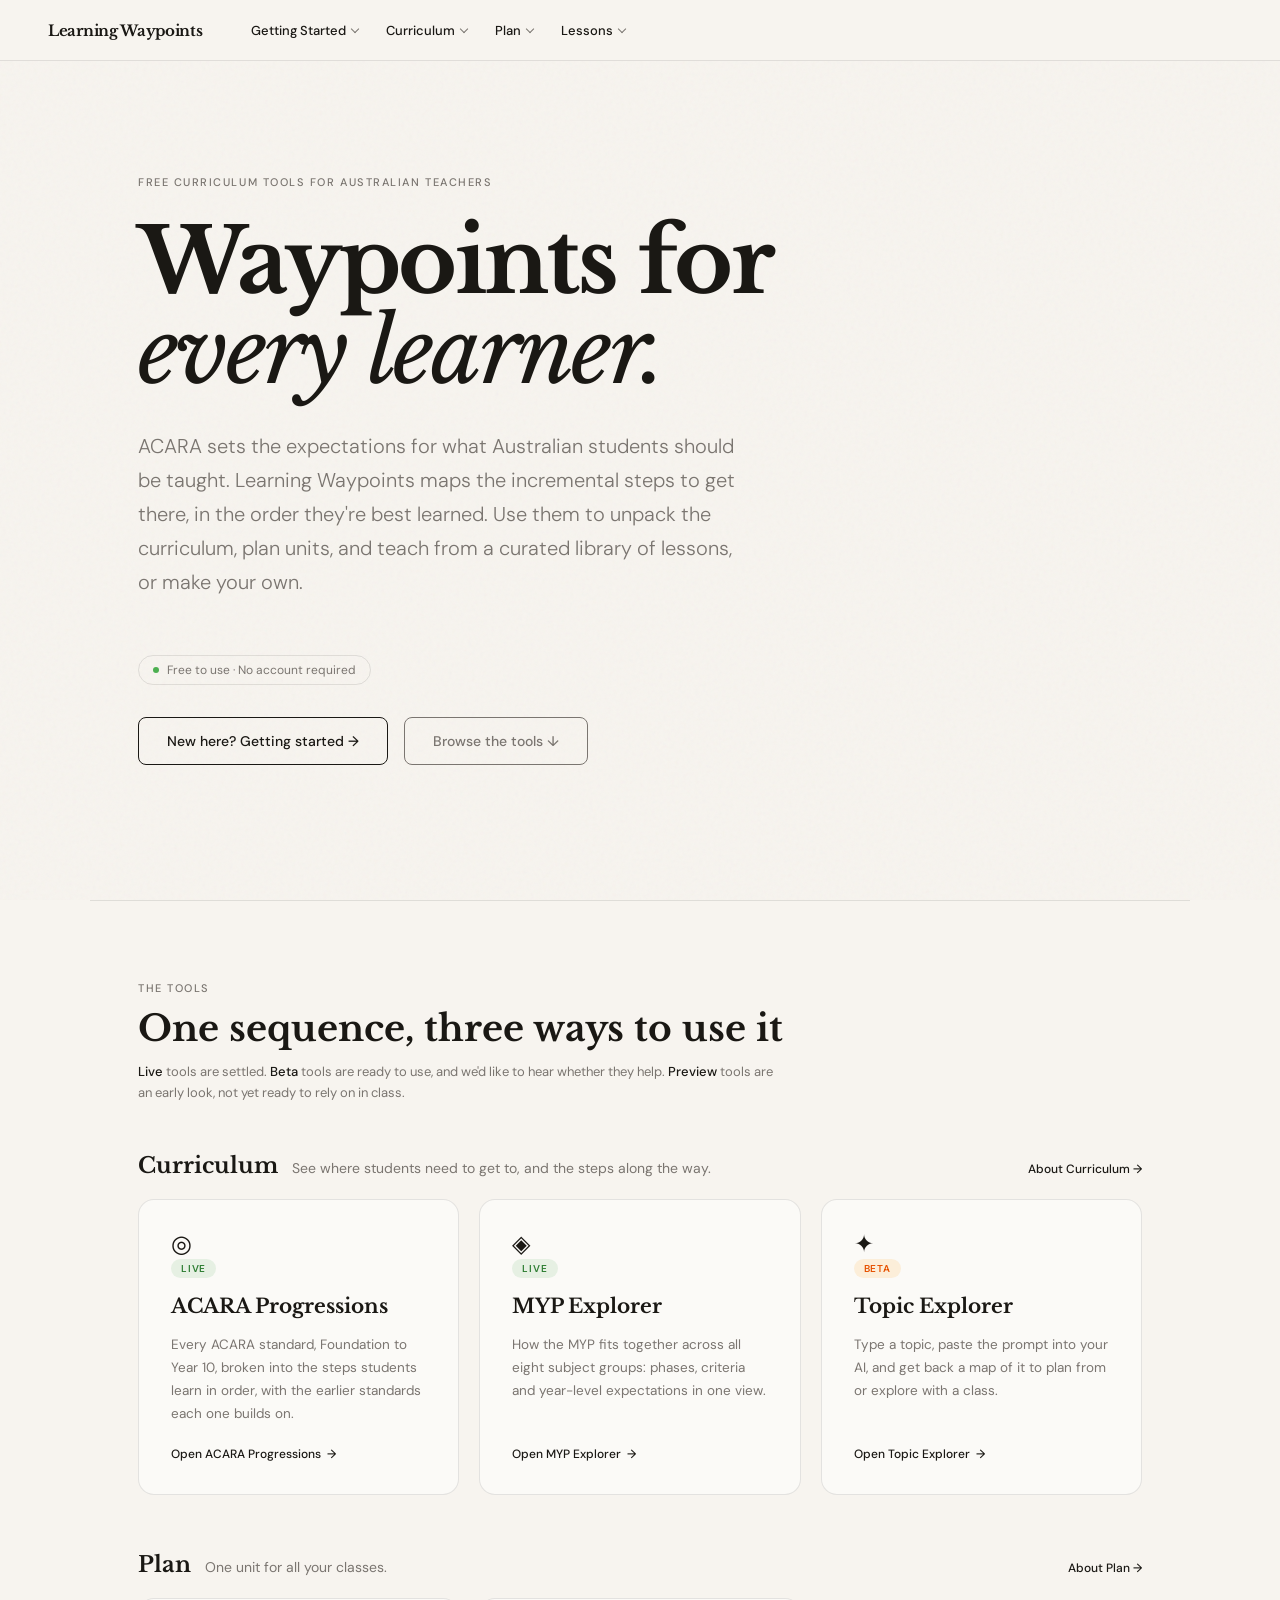
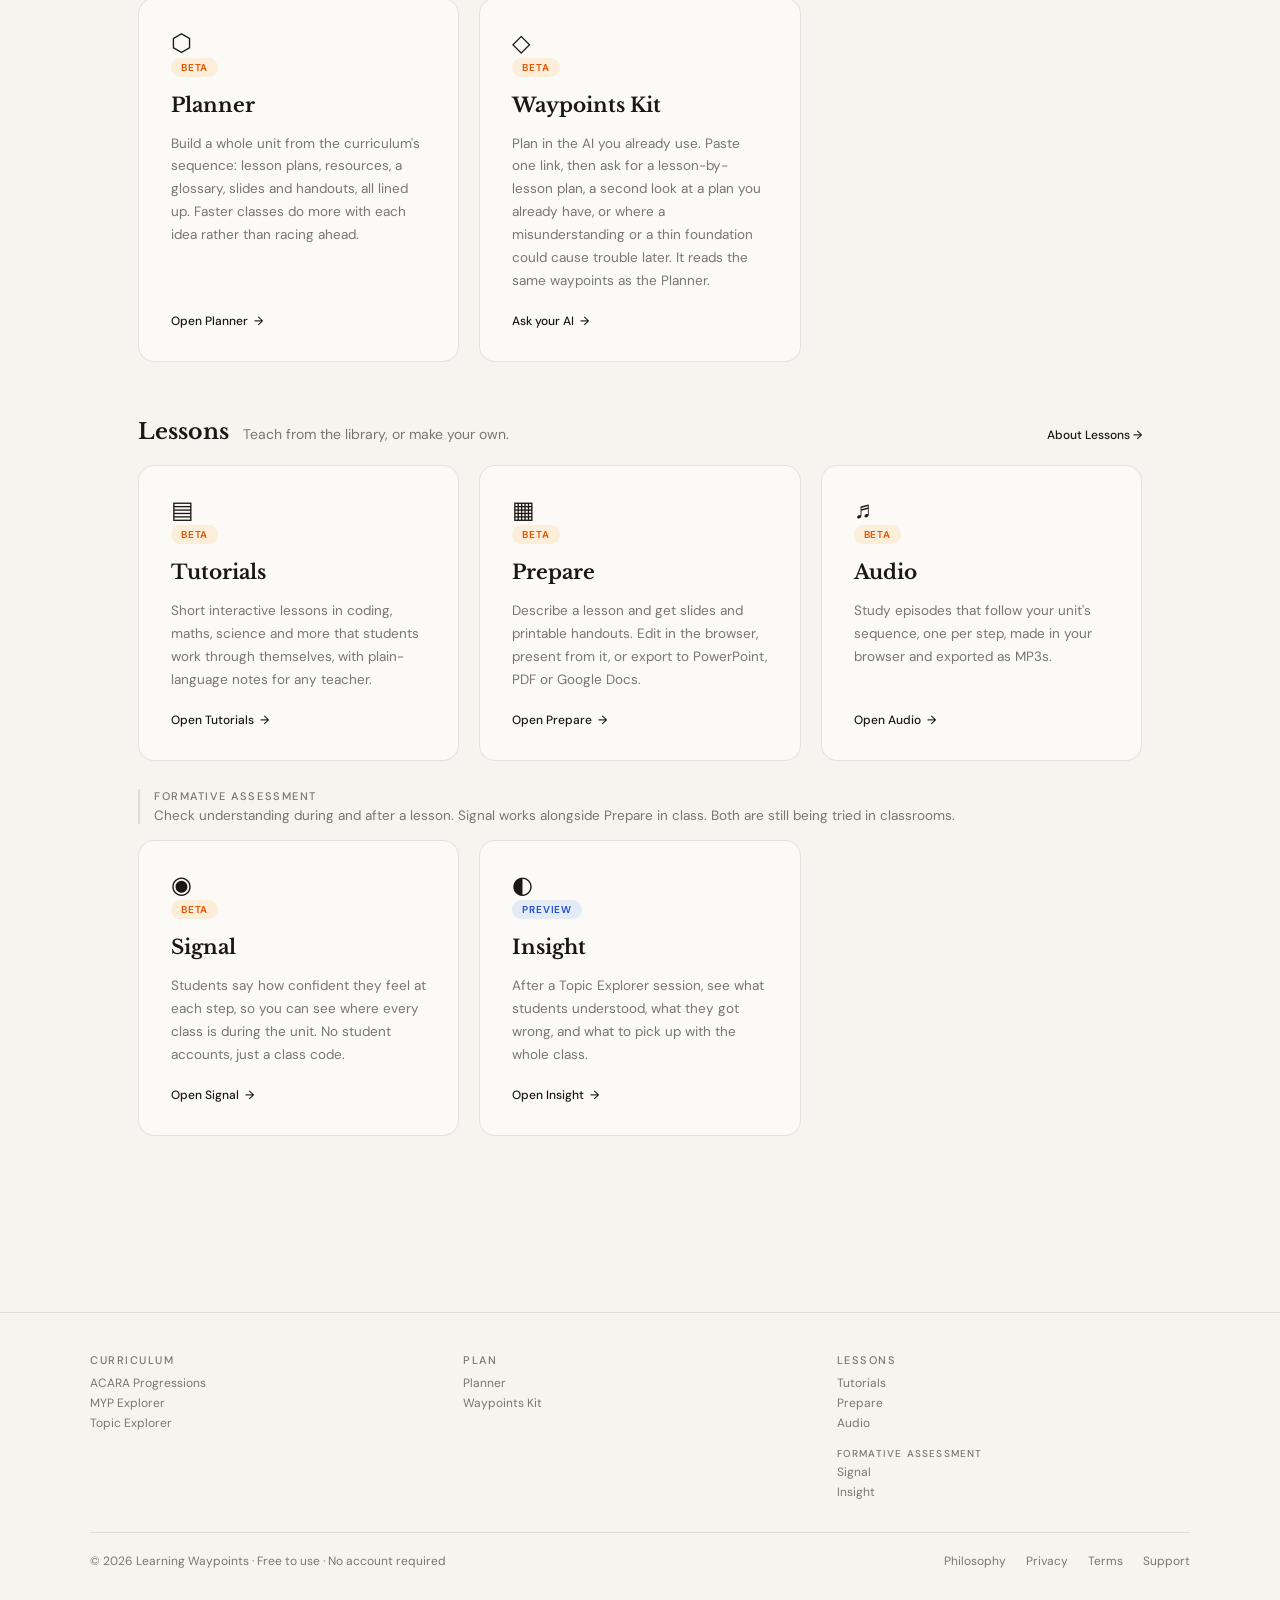
<file: index.html>
<!DOCTYPE html>
<html lang="en">
<head>
  <meta charset="UTF-8" />
  <meta name="viewport" content="width=device-width, initial-scale=1.0" />
  <title>Learning Waypoints</title>
  <link href="https://fonts.googleapis.com/css2?family=Libre+Baskerville:ital,wght@0,400;0,700;1,400&family=DM+Sans:wght@300;400;500&display=swap" rel="stylesheet">
  <link rel="stylesheet" href="/assets/site.css">
  <style>
    :root { --accent: #1a1814; }

    * { box-sizing: border-box; margin: 0; padding: 0; }
    html { scroll-behavior: smooth; }
    body { font-family: 'DM Sans', sans-serif; background: var(--bg); color: var(--ink); min-height: 100vh; }

    body::before {
      content: '';
      position: fixed;
      inset: 0;
      background-image: url("data:image/svg+xml,%3Csvg viewBox='0 0 256 256' xmlns='http://www.w3.org/2000/svg'%3E%3Cfilter id='noise'%3E%3CfeTurbulence type='fractalNoise' baseFrequency='0.9' numOctaves='4' stitchTiles='stitch'/%3E%3C/filter%3E%3Crect width='100%25' height='100%25' filter='url(%23noise)' opacity='0.04'/%3E%3C/svg%3E");
      pointer-events: none;
      z-index: 0;
    }


    .hero {
      position: relative; z-index: 1; min-height: 100vh;
      display: flex; flex-direction: column; justify-content: center;
      padding: 120px 48px 80px; max-width: 1100px; margin: 0 auto;
    }

    .hero-eyebrow { font-size: 11px; font-weight: 500; letter-spacing: 0.14em; text-transform: uppercase; color: var(--muted); margin-bottom: 28px; opacity: 0; animation: fadeUp 0.6s ease 0.1s forwards; }
    .hero-title { font-family: 'Libre Baskerville', serif; font-size: clamp(44px, 7vw, 96px); font-weight: 700; line-height: 1.0; letter-spacing: -0.03em; color: var(--ink); margin-bottom: 32px; max-width: 900px; opacity: 0; animation: fadeUp 0.6s ease 0.2s forwards; }
    .hero-title em { font-style: italic; font-weight: 400; }
    .hero-desc { font-size: clamp(16px, 2vw, 20px); line-height: 1.7; color: var(--muted); max-width: 600px; margin-bottom: 56px; font-weight: 300; opacity: 0; animation: fadeUp 0.6s ease 0.3s forwards; }

    .hero-tag { display: inline-flex; align-items: center; gap: 8px; font-size: 12px; color: var(--muted); border: 1px solid var(--border); border-radius: 20px; padding: 6px 14px; opacity: 0; animation: fadeUp 0.6s ease 0.4s forwards; }
    .hero-tag::before { content: ''; width: 6px; height: 6px; border-radius: 50%; background: #4caf50; display: inline-block; }

    .hero-cta { display: inline-block; margin-top: 32px; padding: 14px 28px; border: 1px solid var(--ink); border-radius: 8px; font-size: 14px; font-weight: 500; color: var(--ink); text-decoration: none; transition: background 0.2s, color 0.2s; opacity: 0; animation: fadeUp 0.6s ease 0.5s forwards; }
    .hero-cta:hover { background: var(--ink); color: var(--bg); }
    .hero-cta + .hero-cta { margin-left: 12px; }
    @media (max-width: 480px) { .hero-cta + .hero-cta { margin-left: 0; margin-top: 12px; } }

    .tools { position: relative; z-index: 1; padding: 80px 48px 120px; max-width: 1100px; margin: 0 auto; }
    .tools-header { margin-bottom: 48px; opacity: 0; animation: fadeUp 0.6s ease 0.5s forwards; }
    .tools-kicker { font-size: 11px; font-weight: 500; letter-spacing: 0.14em; text-transform: uppercase; color: var(--muted); margin-bottom: 12px; }
    .tools-title { font-family: 'Libre Baskerville', serif; font-size: clamp(24px, 3vw, 36px); font-weight: 700; line-height: 1.2; }
    .tools-legend { font-size: 13px; line-height: 1.6; color: var(--muted); margin-top: 12px; max-width: 640px; }
    .tools-legend em { font-style: normal; font-weight: 500; color: var(--ink); }

    .tool-grid { display: grid; grid-template-columns: repeat(auto-fill, minmax(280px, 1fr)); gap: 20px; margin-bottom: 56px; }
    .group-head { display: flex; align-items: baseline; gap: 14px; flex-wrap: wrap; margin-bottom: 20px; }
    .group-head h3 { font-family: 'Libre Baskerville', serif; font-size: 22px; font-weight: 700; }
    .group-head h3 a { color: inherit; text-decoration: none; }
    .group-head p { font-size: 14px; color: var(--muted); }
    .group-head .more { font-size: 12px; font-weight: 500; color: var(--ink); text-decoration: none; margin-left: auto; white-space: nowrap; }
    .group-head .more::after { content: ' →'; }
    .sub-head { margin: -28px 0 16px; padding-left: 14px; border-left: 2px solid var(--border); }
    .sub-head h4 { font-size: 11px; font-weight: 500; letter-spacing: 0.14em; text-transform: uppercase; color: var(--muted); margin-bottom: 4px; }
    .sub-head p { font-size: 13.5px; color: var(--muted); }

    .tool-card {
      border: 1px solid var(--border); border-radius: 16px; padding: 32px;
      background: rgba(255,255,255,0.5); text-decoration: none; color: inherit;
      display: flex; flex-direction: column; gap: 16px;
      transition: transform 0.2s, background 0.2s, box-shadow 0.2s;
      opacity: 0; animation: fadeUp 0.5s ease forwards;
    }
    .tool-card:hover { transform: translateY(-3px); background: rgba(255,255,255,0.85); box-shadow: 0 12px 40px rgba(0,0,0,0.08); }

    .tool-card.coming-soon { cursor: default; pointer-events: none; opacity: 0; animation: fadeUp 0.5s ease forwards; }
    .tool-card.coming-soon:hover { transform: none; box-shadow: none; background: rgba(255,255,255,0.5); }

    .tool-card:nth-child(1) { animation-delay: 0.6s; }
    .tool-card:nth-child(2) { animation-delay: 0.7s; }
    .tool-card:nth-child(3) { animation-delay: 0.8s; }
    .tool-card:nth-child(4) { animation-delay: 0.9s; }
    .tool-card:nth-child(5) { animation-delay: 1.0s; }
    .tool-card:nth-child(6) { animation-delay: 1.1s; }
    .tool-card:nth-child(7) { animation-delay: 1.2s; }
    .tool-card:nth-child(8) { animation-delay: 1.3s; }
    .tool-card:nth-child(n+9) { animation-delay: 1.4s; }

    .tool-icon { font-size: 24px; line-height: 1; }

    .tool-status { display: inline-block; font-size: 10px; font-weight: 600; letter-spacing: 0.08em; text-transform: uppercase; padding: 3px 10px; border-radius: 12px; align-self: flex-start; }
    .status-live        { background: rgba(76,175,80,0.12);  color: #2e7d32; }
    .status-beta        { background: rgba(255,152,0,0.12);   color: #e65100; }
    .status-preview     { background: rgba(59,130,246,0.12);  color: #1d4ed8; }
    .status-coming-soon { background: rgba(26,24,20,0.06);    color: var(--muted); }
    .status-draft       { background: rgba(26,24,20,0.06);    color: var(--muted); }

    .tool-name { font-family: 'Libre Baskerville', serif; font-size: 20px; font-weight: 700; line-height: 1.2; }
    .tool-desc { font-size: 13.5px; line-height: 1.7; color: var(--muted); flex: 1; }

    .tool-link { font-size: 12px; font-weight: 500; color: var(--ink); display: flex; align-items: center; gap: 6px; margin-top: 4px; }
    .tool-link::after { content: '→'; transition: transform 0.2s; }
    .tool-card:hover .tool-link::after { transform: translateX(4px); }
    .tool-link-muted { font-size: 12px; color: var(--muted); margin-top: 4px; }

    .rule { position: relative; z-index: 1; height: 1px; background: var(--border); max-width: 1100px; margin: 0 auto; }


    @keyframes fadeUp { from { opacity: 0; transform: translateY(16px); } to { opacity: 1; transform: translateY(0); } }

    @media (max-width: 768px) {
      .hero { padding: 100px 20px 60px; }
      .hero-desc { margin-bottom: 36px; }
      .tools { padding: 60px 20px 80px; }
      .tool-grid { grid-template-columns: 1fr; }
      .tool-card { padding: 24px; }
    }
  </style>
</head>
<body>

<header id="lw-nav"></header>

<section class="hero">
  <div class="hero-eyebrow">Free curriculum tools for Australian teachers</div>
  <h1 class="hero-title">Waypoints for<br><em>every learner.</em></h1>
  <p class="hero-desc">
    ACARA sets the expectations for what Australian students should be taught. Learning Waypoints maps the incremental steps to get there, in the order they're best learned. Use them to unpack the curriculum, plan units, and teach from a curated library of lessons, or make your own.
  </p>
  <div><span class="hero-tag">Free to use · No account required</span></div>
  <div>
    <a href="/getting-started/" class="hero-cta">New here? Getting started →</a>
    <a href="#tools" class="hero-cta" style="border-color:var(--muted); color:var(--muted);">Browse the tools ↓</a>
  </div>
</section>

<div class="rule"></div>

<section class="tools" id="tools">
  <div class="tools-header">
    <div class="tools-kicker">The tools</div>
    <h2 class="tools-title">One sequence, three ways to use it</h2>
    <p class="tools-legend"><em>Live</em> tools are settled. <em>Beta</em> tools are ready to use, and we'd like to hear whether they help. <em>Preview</em> tools are an early look, not yet ready to rely on in class.</p>
  </div>

  <div class="group-head">
    <h3><a href="/curriculum/">Curriculum</a></h3>
    <p>See where students need to get to, and the steps along the way.</p>
    <a class="more" href="/curriculum/">About Curriculum</a>
  </div>
  <div class="tool-grid">
    <a class="tool-card" href="https://acara.learningwaypoints.com">
      <div>
        <div class="tool-icon">◎</div>
        <span class="tool-status status-live">Live</span>
      </div>
      <div class="tool-name">ACARA Progressions</div>
      <div class="tool-desc">Every ACARA standard, Foundation to Year 10, broken into the steps students learn in order, with the earlier standards each one builds on.</div>
      <div class="tool-link">Open ACARA Progressions</div>
    </a>
    <a class="tool-card" href="https://myp.learningwaypoints.com">
      <div>
        <div class="tool-icon">◈</div>
        <span class="tool-status status-live">Live</span>
      </div>
      <div class="tool-name">MYP Explorer</div>
      <div class="tool-desc">How the MYP fits together across all eight subject groups: phases, criteria and year-level expectations in one view.</div>
      <div class="tool-link">Open MYP Explorer</div>
    </a>
    <a class="tool-card" href="https://topic.learningwaypoints.com">
      <div>
        <div class="tool-icon">✦</div>
        <span class="tool-status status-beta">Beta</span>
      </div>
      <div class="tool-name">Topic Explorer</div>
      <div class="tool-desc">Type a topic, paste the prompt into your AI, and get back a map of it to plan from or explore with a class.</div>
      <div class="tool-link">Open Topic Explorer</div>
    </a>
  </div>
  <div class="group-head">
    <h3><a href="/plan/">Plan</a></h3>
    <p>One unit for all your classes.</p>
    <a class="more" href="/plan/">About Plan</a>
  </div>
  <div class="tool-grid">
    <a class="tool-card" href="https://planner.learningwaypoints.com">
      <div>
        <div class="tool-icon">⬡</div>
        <span class="tool-status status-beta">Beta</span>
      </div>
      <div class="tool-name">Planner</div>
      <div class="tool-desc">Build a whole unit from the curriculum's sequence: lesson plans, resources, a glossary, slides and handouts, all lined up. Faster classes do more with each idea rather than racing ahead.</div>
      <div class="tool-link">Open Planner</div>
    </a>
    <a class="tool-card" href="/getting-started/ask-your-ai/">
      <div>
        <div class="tool-icon">◇</div>
        <span class="tool-status status-beta">Beta</span>
      </div>
      <div class="tool-name">Waypoints Kit</div>
      <div class="tool-desc">Plan in the AI you already use. Paste one link, then ask for a lesson-by-lesson plan, a second look at a plan you already have, or where a misunderstanding or a thin foundation could cause trouble later. It reads the same waypoints as the Planner.</div>
      <div class="tool-link">Ask your AI</div>
    </a>
  </div>
  <div class="group-head">
    <h3><a href="/lessons/">Lessons</a></h3>
    <p>Teach from the library, or make your own.</p>
    <a class="more" href="/lessons/">About Lessons</a>
  </div>
  <div class="tool-grid">
    <a class="tool-card" href="https://tutorials.learningwaypoints.com">
      <div>
        <div class="tool-icon">▤</div>
        <span class="tool-status status-beta">Beta</span>
      </div>
      <div class="tool-name">Tutorials</div>
      <div class="tool-desc">Short interactive lessons in coding, maths, science and more that students work through themselves, with plain-language notes for any teacher.</div>
      <div class="tool-link">Open Tutorials</div>
    </a>
    <a class="tool-card" href="https://prepare.learningwaypoints.com">
      <div>
        <div class="tool-icon">▦</div>
        <span class="tool-status status-beta">Beta</span>
      </div>
      <div class="tool-name">Prepare</div>
      <div class="tool-desc">Describe a lesson and get slides and printable handouts. Edit in the browser, present from it, or export to PowerPoint, PDF or Google Docs.</div>
      <div class="tool-link">Open Prepare</div>
    </a>
    <a class="tool-card" href="https://audio.learningwaypoints.com">
      <div>
        <div class="tool-icon">♬</div>
        <span class="tool-status status-beta">Beta</span>
      </div>
      <div class="tool-name">Audio</div>
      <div class="tool-desc">Study episodes that follow your unit's sequence, one per step, made in your browser and exported as MP3s.</div>
      <div class="tool-link">Open Audio</div>
    </a>
  </div>
  <div class="sub-head">
    <h4>Formative assessment</h4>
    <p>Check understanding during and after a lesson. Signal works alongside Prepare in class. Both are still being tried in classrooms.</p>
  </div>
  <div class="tool-grid">
    <a class="tool-card" href="https://signal.learningwaypoints.com/teacher">
      <div>
        <div class="tool-icon">◉</div>
        <span class="tool-status status-beta">Beta</span>
      </div>
      <div class="tool-name">Signal</div>
      <div class="tool-desc">Students say how confident they feel at each step, so you can see where every class is during the unit. No student accounts, just a class code.</div>
      <div class="tool-link">Open Signal</div>
    </a>
    <a class="tool-card" href="https://insight.learningwaypoints.com">
      <div>
        <div class="tool-icon">◐</div>
        <span class="tool-status status-preview">Preview</span>
      </div>
      <div class="tool-name">Insight</div>
      <div class="tool-desc">After a Topic Explorer session, see what students understood, what they got wrong, and what to pick up with the whole class.</div>
      <div class="tool-link">Open Insight</div>
    </a>
  </div>
</section>

<footer id="lw-footer"></footer>

<script src="/assets/site.js"></script>

</body>
</html>
</file>
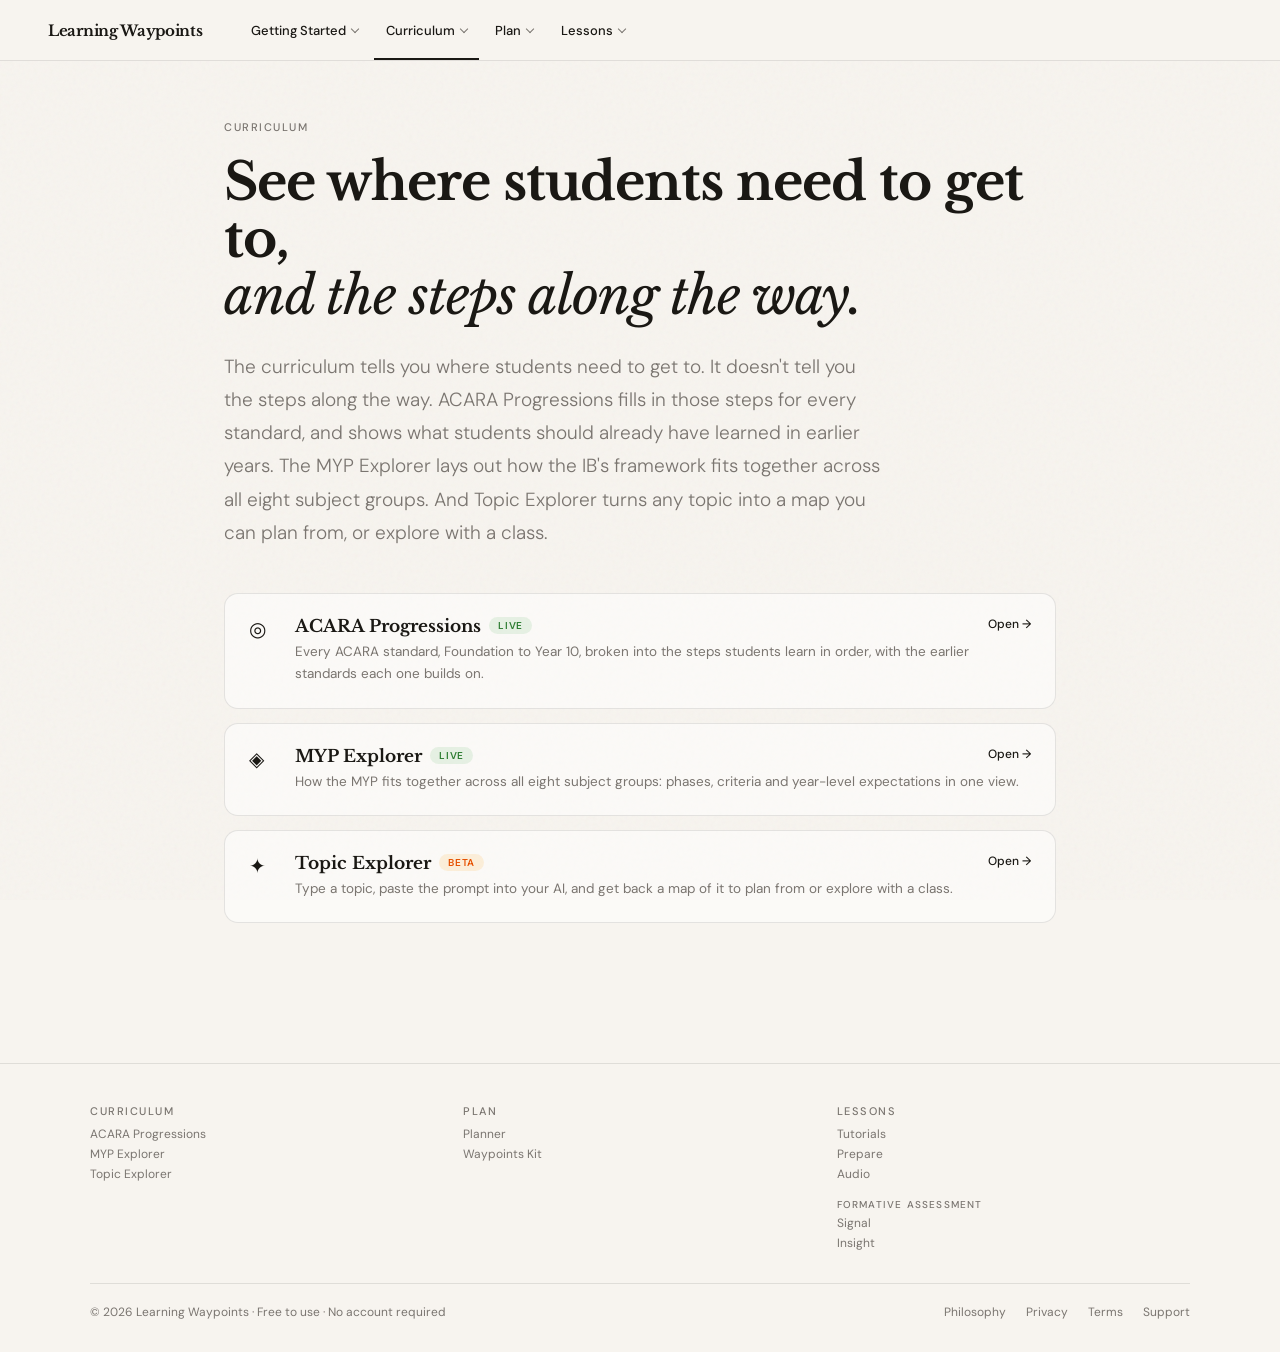
<file: curriculum/index.html>
<!DOCTYPE html>
<html lang="en">
<head>
<meta charset="UTF-8" />
<meta name="viewport" content="width=device-width, initial-scale=1.0" />
<title>Curriculum — Learning Waypoints</title>
<meta name="description" content="See the Australian Curriculum and the MYP as sequences of steps, not just endpoints." />
<link href="https://fonts.googleapis.com/css2?family=Libre+Baskerville:ital,wght@0,400;0,700;1,400&family=DM+Sans:wght@300;400;500&display=swap" rel="stylesheet">
<link rel="stylesheet" href="/assets/site.css">
<style>
  * { box-sizing: border-box; margin: 0; padding: 0; }
  html { scroll-behavior: smooth; }
  body { font-family: 'DM Sans', sans-serif; background: var(--bg); color: var(--ink); }
  body::before {
    content: ''; position: fixed; inset: 0; pointer-events: none; z-index: 0;
    background-image: url("data:image/svg+xml,%3Csvg viewBox='0 0 256 256' xmlns='http://www.w3.org/2000/svg'%3E%3Cfilter id='noise'%3E%3CfeTurbulence type='fractalNoise' baseFrequency='0.9' numOctaves='4' stitchTiles='stitch'/%3E%3C/filter%3E%3Crect width='100%25' height='100%25' filter='url(%23noise)' opacity='0.04'/%3E%3C/svg%3E");
  }
  
</style>
</head>
<body>
<header id="lw-nav"></header>
<main class="lw-page">
  <div class="lw-eyebrow">Curriculum</div>
  <h1>See where students need to get to,<br><em>and the steps along the way.</em></h1>
  <p class="lw-lede">The curriculum tells you where students need to get to. It doesn't tell you the steps along the way. ACARA Progressions fills in those steps for every standard, and shows what students should already have learned in earlier years. The MYP Explorer lays out how the IB's framework fits together across all eight subject groups. And Topic Explorer turns any topic into a map you can plan from, or explore with a class.</p>

  <div class="lw-tools">
    <a class="lw-tool" href="https://acara.learningwaypoints.com">
      <span class="lw-tool-icon">◎</span>
      <span class="lw-tool-name">ACARA Progressions<span class="lw-status live">Live</span></span>
      <span class="lw-tool-go">Open</span>
      <span class="lw-tool-desc">Every ACARA standard, Foundation to Year 10, broken into the steps students learn in order, with the earlier standards each one builds on.</span>
    </a>
    <a class="lw-tool" href="https://myp.learningwaypoints.com">
      <span class="lw-tool-icon">◈</span>
      <span class="lw-tool-name">MYP Explorer<span class="lw-status live">Live</span></span>
      <span class="lw-tool-go">Open</span>
      <span class="lw-tool-desc">How the MYP fits together across all eight subject groups: phases, criteria and year-level expectations in one view.</span>
    </a>
    <a class="lw-tool" href="https://topic.learningwaypoints.com">
      <span class="lw-tool-icon">✦</span>
      <span class="lw-tool-name">Topic Explorer<span class="lw-status beta">Beta</span></span>
      <span class="lw-tool-go">Open</span>
      <span class="lw-tool-desc">Type a topic, paste the prompt into your AI, and get back a map of it to plan from or explore with a class.</span>
    </a>
  </div>

</main>
<footer id="lw-footer"></footer>
<script src="/assets/site.js"></script>
</body>
</html>
</file>
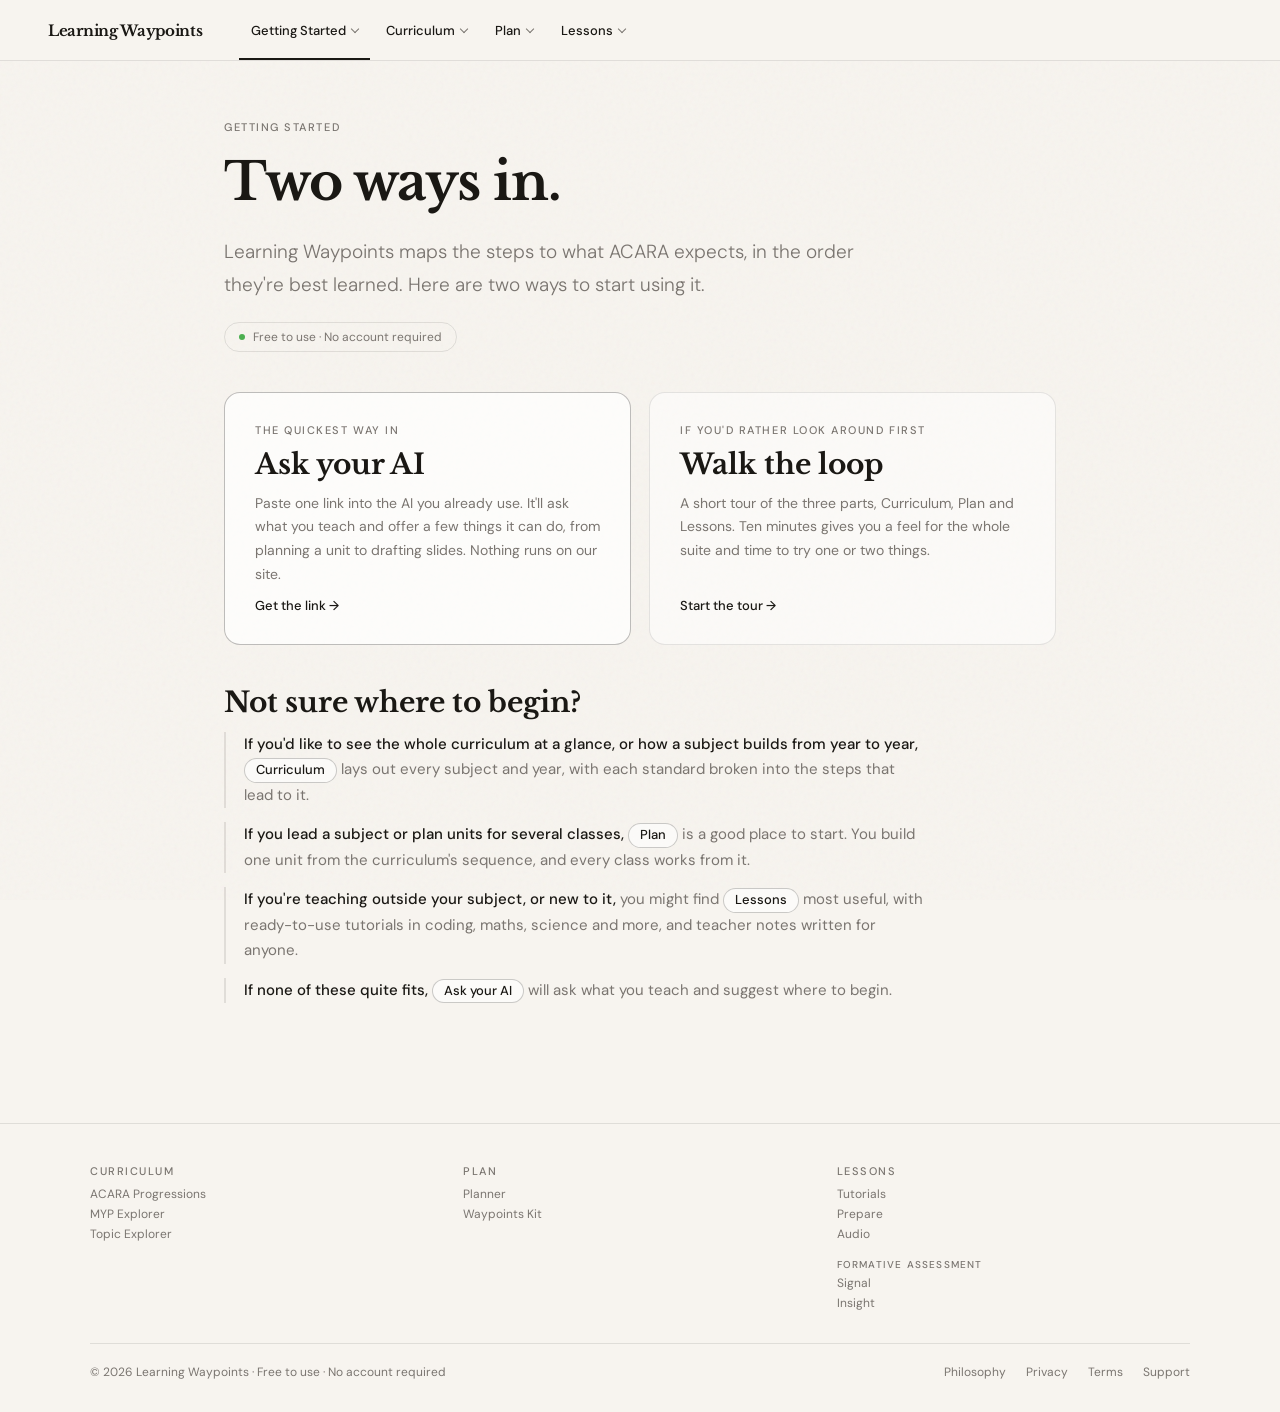
<file: getting-started/index.html>
<!DOCTYPE html>
<html lang="en">
<head>
<meta charset="UTF-8" />
<meta name="viewport" content="width=device-width, initial-scale=1.0" />
<title>Getting Started — Learning Waypoints</title>
<meta name="description" content="Two ways into Learning Waypoints: ask your own AI, or take a short tour." />
<link href="https://fonts.googleapis.com/css2?family=Libre+Baskerville:ital,wght@0,400;0,700;1,400&family=DM+Sans:wght@300;400;500&display=swap" rel="stylesheet">
<link rel="stylesheet" href="/assets/site.css">
<style>
  * { box-sizing: border-box; margin: 0; padding: 0; }
  html { scroll-behavior: smooth; }
  body { font-family: 'DM Sans', sans-serif; background: var(--bg); color: var(--ink); }
  body::before {
    content: ''; position: fixed; inset: 0; pointer-events: none; z-index: 0;
    background-image: url("data:image/svg+xml,%3Csvg viewBox='0 0 256 256' xmlns='http://www.w3.org/2000/svg'%3E%3Cfilter id='noise'%3E%3CfeTurbulence type='fractalNoise' baseFrequency='0.9' numOctaves='4' stitchTiles='stitch'/%3E%3C/filter%3E%3Crect width='100%25' height='100%25' filter='url(%23noise)' opacity='0.04'/%3E%3C/svg%3E");
  }

</style>
</head>
<body>
<header id="lw-nav"></header>
<main class="lw-page">
  <div class="lw-eyebrow">Getting started</div>
  <h1>Two ways in.</h1>
  <p class="lw-lede">Learning Waypoints maps the steps to what ACARA expects, in the order they're best learned. Here are two ways to start using it.</p>
  <span class="lw-tag">Free to use · No account required</span>

  <div class="lw-cards">
    <a class="lw-card primary" href="/getting-started/ask-your-ai/">
      <span class="lw-card-kicker">The quickest way in</span>
      <h2>Ask your AI</h2>
      <p>Paste one link into the AI you already use. It'll ask what you teach and offer a few things it can do, from planning a unit to drafting slides. Nothing runs on our site.</p>
      <span class="lw-card-go">Get the link</span>
    </a>
    <a class="lw-card" href="/getting-started/walk-the-loop/">
      <span class="lw-card-kicker">If you'd rather look around first</span>
      <h2>Walk the loop</h2>
      <p>A short tour of the three parts, Curriculum, Plan and Lessons. Ten minutes gives you a feel for the whole suite and time to try one or two things.</p>
      <span class="lw-card-go">Start the tour</span>
    </a>
  </div>

  <div class="lw-where">
    <h2>Not sure where to begin?</h2>
    <ul>
      <li><strong>If you'd like to see the whole curriculum at a glance, or how a subject builds from year to year,</strong> <a href="/curriculum/">Curriculum</a> lays out every subject and year, with each standard broken into the steps that lead to it.</li>
      <li><strong>If you lead a subject or plan units for several classes,</strong> <a href="/plan/">Plan</a> is a good place to start. You build one unit from the curriculum's sequence, and every class works from it.</li>
      <li><strong>If you're teaching outside your subject, or new to it,</strong> you might find <a href="/lessons/">Lessons</a> most useful, with ready-to-use tutorials in coding, maths, science and more, and teacher notes written for anyone.</li>
      <li><strong>If none of these quite fits,</strong> <a href="/getting-started/ask-your-ai/">Ask your AI</a> will ask what you teach and suggest where to begin.</li>
    </ul>
  </div>
</main>
<footer id="lw-footer"></footer>
<script src="/assets/site.js"></script>

</body>
</html>
</file>
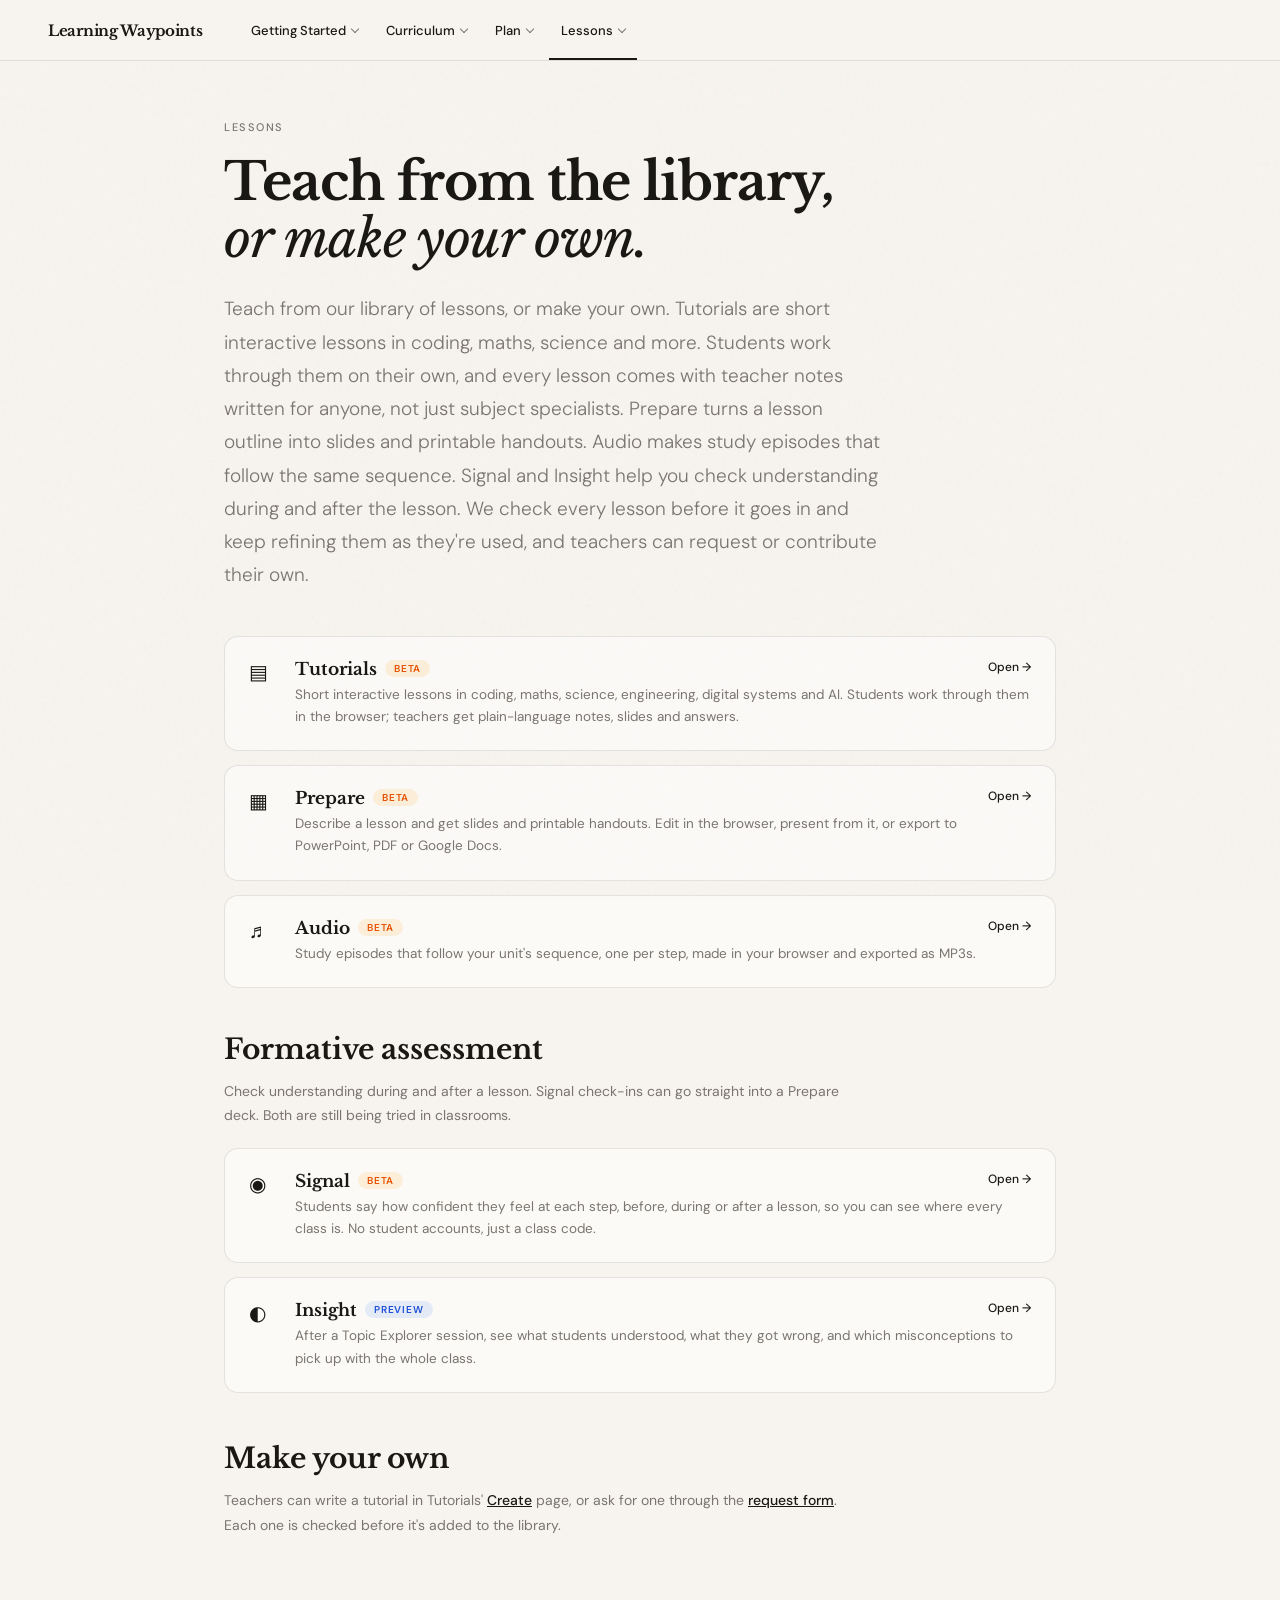
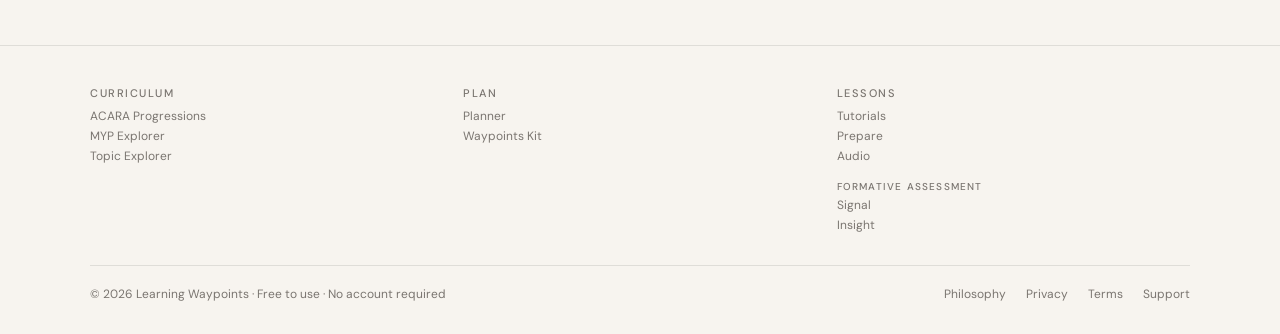
<file: lessons/index.html>
<!DOCTYPE html>
<html lang="en">
<head>
<meta charset="UTF-8" />
<meta name="viewport" content="width=device-width, initial-scale=1.0" />
<title>Lessons — Learning Waypoints</title>
<meta name="description" content="A curated library of interactive lessons, plus tools for making your own slides, handouts and audio." />
<link href="https://fonts.googleapis.com/css2?family=Libre+Baskerville:ital,wght@0,400;0,700;1,400&family=DM+Sans:wght@300;400;500&display=swap" rel="stylesheet">
<link rel="stylesheet" href="/assets/site.css">
<style>
  * { box-sizing: border-box; margin: 0; padding: 0; }
  html { scroll-behavior: smooth; }
  body { font-family: 'DM Sans', sans-serif; background: var(--bg); color: var(--ink); }
  body::before {
    content: ''; position: fixed; inset: 0; pointer-events: none; z-index: 0;
    background-image: url("data:image/svg+xml,%3Csvg viewBox='0 0 256 256' xmlns='http://www.w3.org/2000/svg'%3E%3Cfilter id='noise'%3E%3CfeTurbulence type='fractalNoise' baseFrequency='0.9' numOctaves='4' stitchTiles='stitch'/%3E%3C/filter%3E%3Crect width='100%25' height='100%25' filter='url(%23noise)' opacity='0.04'/%3E%3C/svg%3E");
  }
  
</style>
</head>
<body>
<header id="lw-nav"></header>
<main class="lw-page">
  <div class="lw-eyebrow">Lessons</div>
  <h1>Teach from the library,<br><em>or make your own.</em></h1>
  <p class="lw-lede">Teach from our library of lessons, or make your own. Tutorials are short interactive lessons in coding, maths, science and more. Students work through them on their own, and every lesson comes with teacher notes written for anyone, not just subject specialists. Prepare turns a lesson outline into slides and printable handouts. Audio makes study episodes that follow the same sequence. Signal and Insight help you check understanding during and after the lesson. We check every lesson before it goes in and keep refining them as they're used, and teachers can request or contribute their own.</p>

  <div class="lw-tools">
    <a class="lw-tool" href="https://tutorials.learningwaypoints.com">
      <span class="lw-tool-icon">▤</span>
      <span class="lw-tool-name">Tutorials<span class="lw-status beta">Beta</span></span>
      <span class="lw-tool-go">Open</span>
      <span class="lw-tool-desc">Short interactive lessons in coding, maths, science, engineering, digital systems and AI. Students work through them in the browser; teachers get plain-language notes, slides and answers.</span>
    </a>
    <a class="lw-tool" href="https://prepare.learningwaypoints.com">
      <span class="lw-tool-icon">▦</span>
      <span class="lw-tool-name">Prepare<span class="lw-status beta">Beta</span></span>
      <span class="lw-tool-go">Open</span>
      <span class="lw-tool-desc">Describe a lesson and get slides and printable handouts. Edit in the browser, present from it, or export to PowerPoint, PDF or Google Docs.</span>
    </a>
    <a class="lw-tool" href="https://audio.learningwaypoints.com">
      <span class="lw-tool-icon">♬</span>
      <span class="lw-tool-name">Audio<span class="lw-status beta">Beta</span></span>
      <span class="lw-tool-go">Open</span>
      <span class="lw-tool-desc">Study episodes that follow your unit's sequence, one per step, made in your browser and exported as MP3s.</span>
    </a>
  </div>

  <h2 id="formative" style="margin-top:8px">Formative assessment</h2>
  <p class="lw-note">Check understanding during and after a lesson. Signal check-ins can go straight into a Prepare deck. Both are still being tried in classrooms.</p>
  <div class="lw-tools" style="margin-top:20px">
    <a class="lw-tool" href="https://signal.learningwaypoints.com/teacher">
      <span class="lw-tool-icon">◉</span>
      <span class="lw-tool-name">Signal<span class="lw-status beta">Beta</span></span>
      <span class="lw-tool-go">Open</span>
      <span class="lw-tool-desc">Students say how confident they feel at each step, before, during or after a lesson, so you can see where every class is. No student accounts, just a class code.</span>
    </a>
    <a class="lw-tool" href="https://insight.learningwaypoints.com">
      <span class="lw-tool-icon">◐</span>
      <span class="lw-tool-name">Insight<span class="lw-status preview">Preview</span></span>
      <span class="lw-tool-go">Open</span>
      <span class="lw-tool-desc">After a Topic Explorer session, see what students understood, what they got wrong, and which misconceptions to pick up with the whole class.</span>
    </a>
  </div>


  <h2 style="margin-top:48px">Make your own</h2>
  <p class="lw-note">Teachers can write a tutorial in Tutorials' <a href="https://tutorials.learningwaypoints.com/code/create/">Create</a> page, or ask for one through the <a href="https://forms.gle/CoRAXJWHnVQ8mXpPA">request form</a>. Each one is checked before it's added to the library.</p>
</main>
<footer id="lw-footer"></footer>
<script src="/assets/site.js"></script>
</body>
</html>
</file>
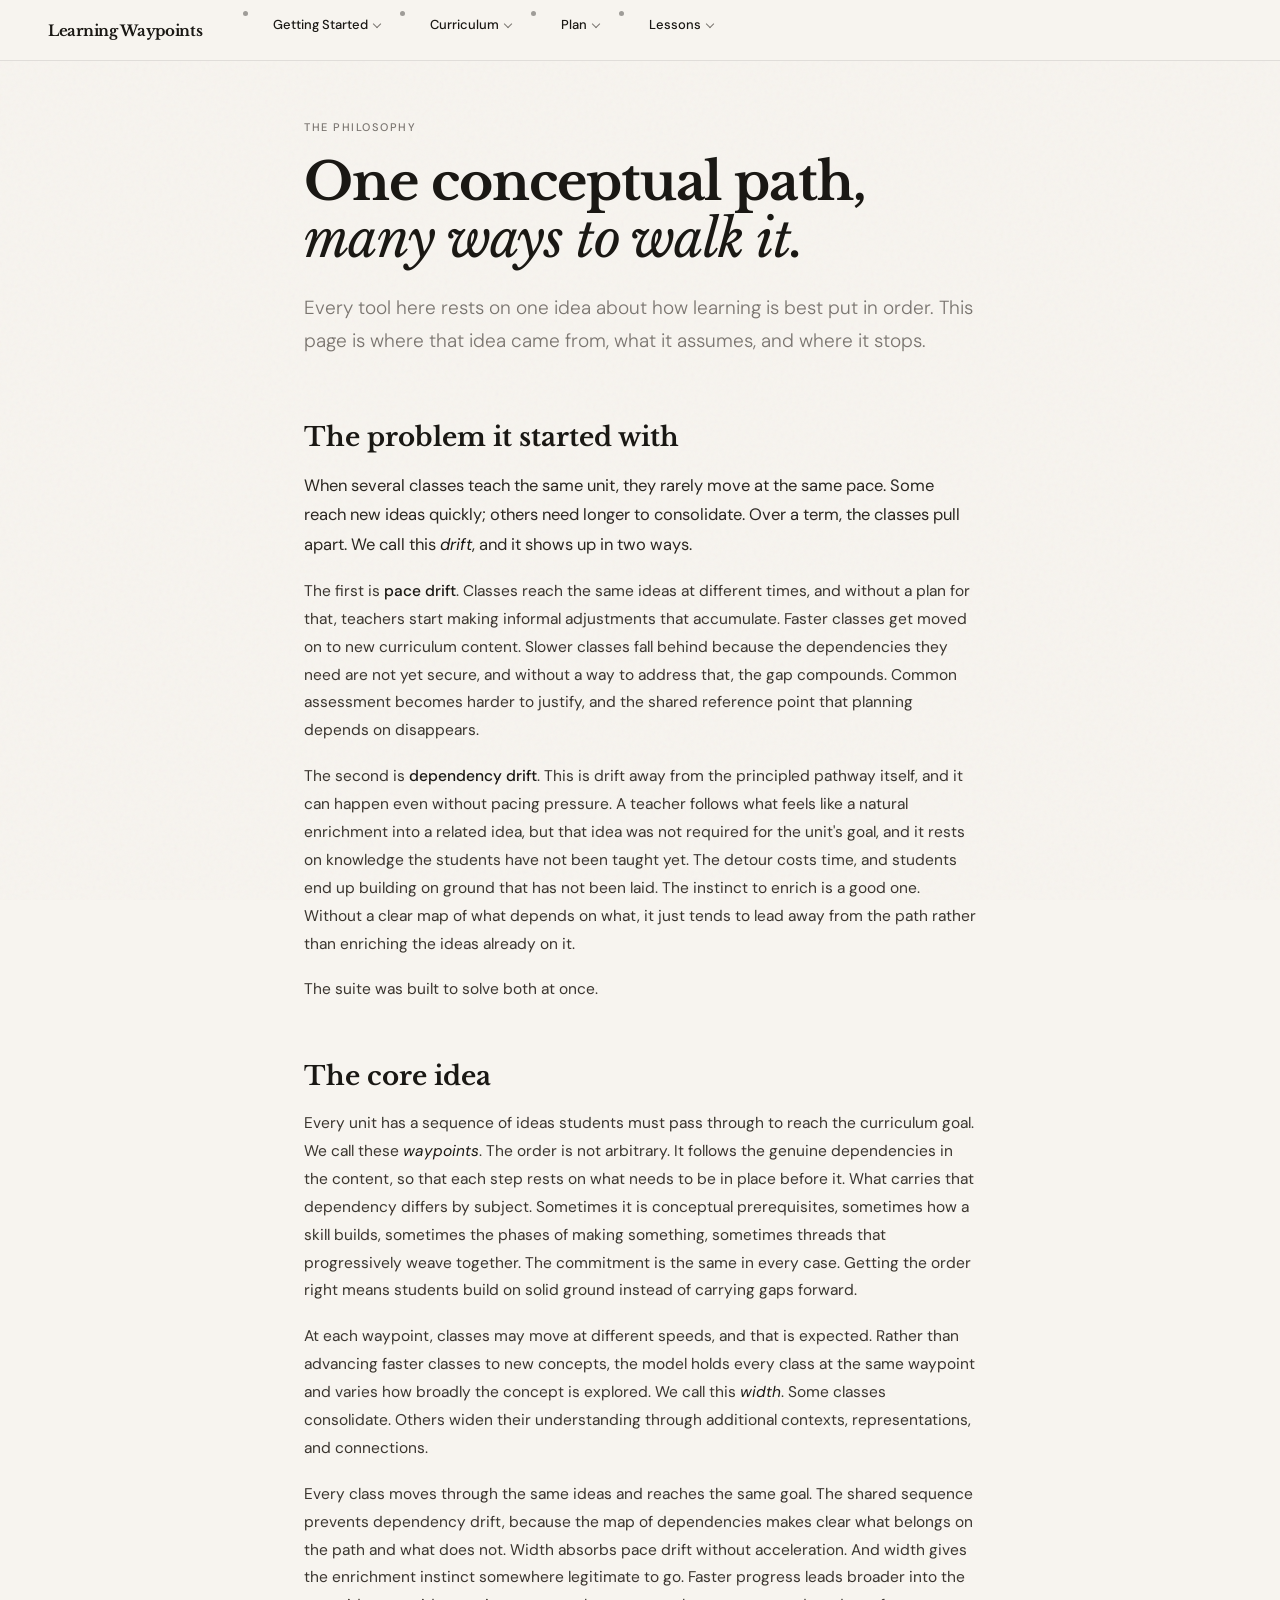
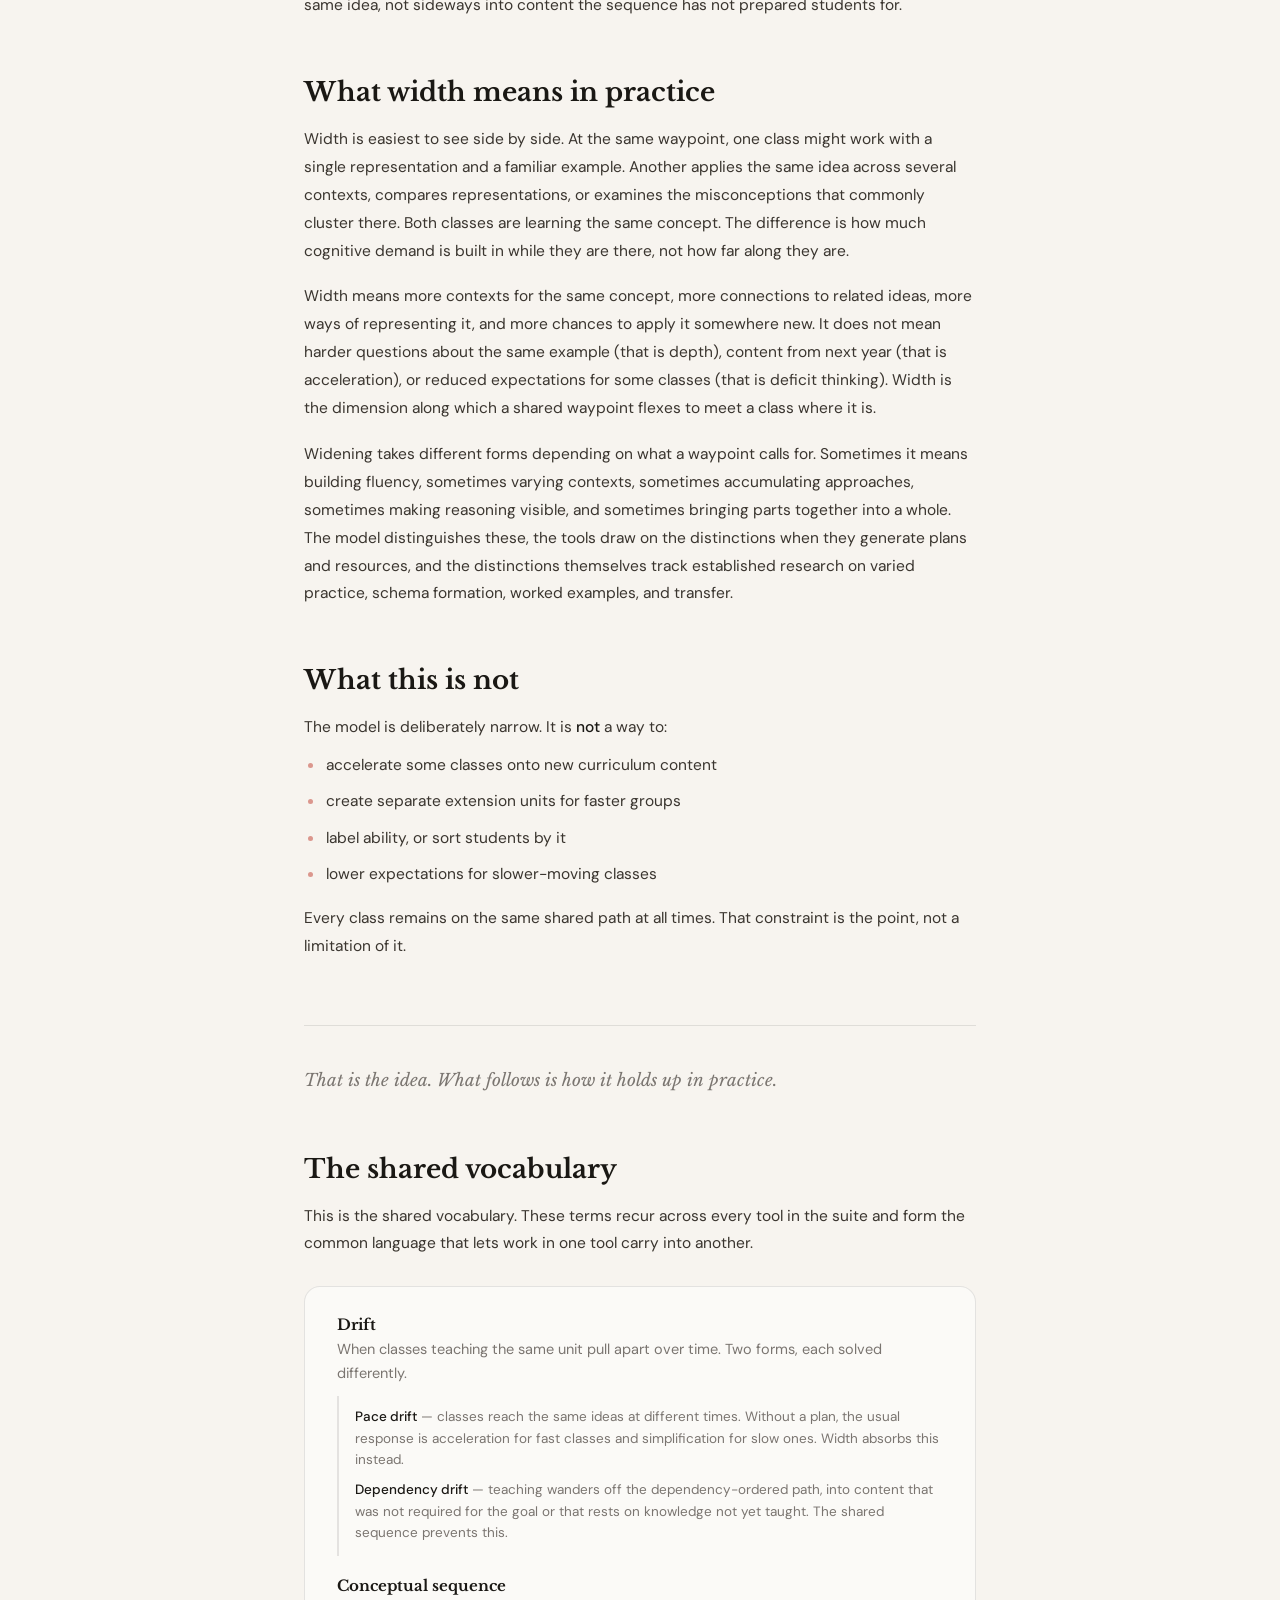
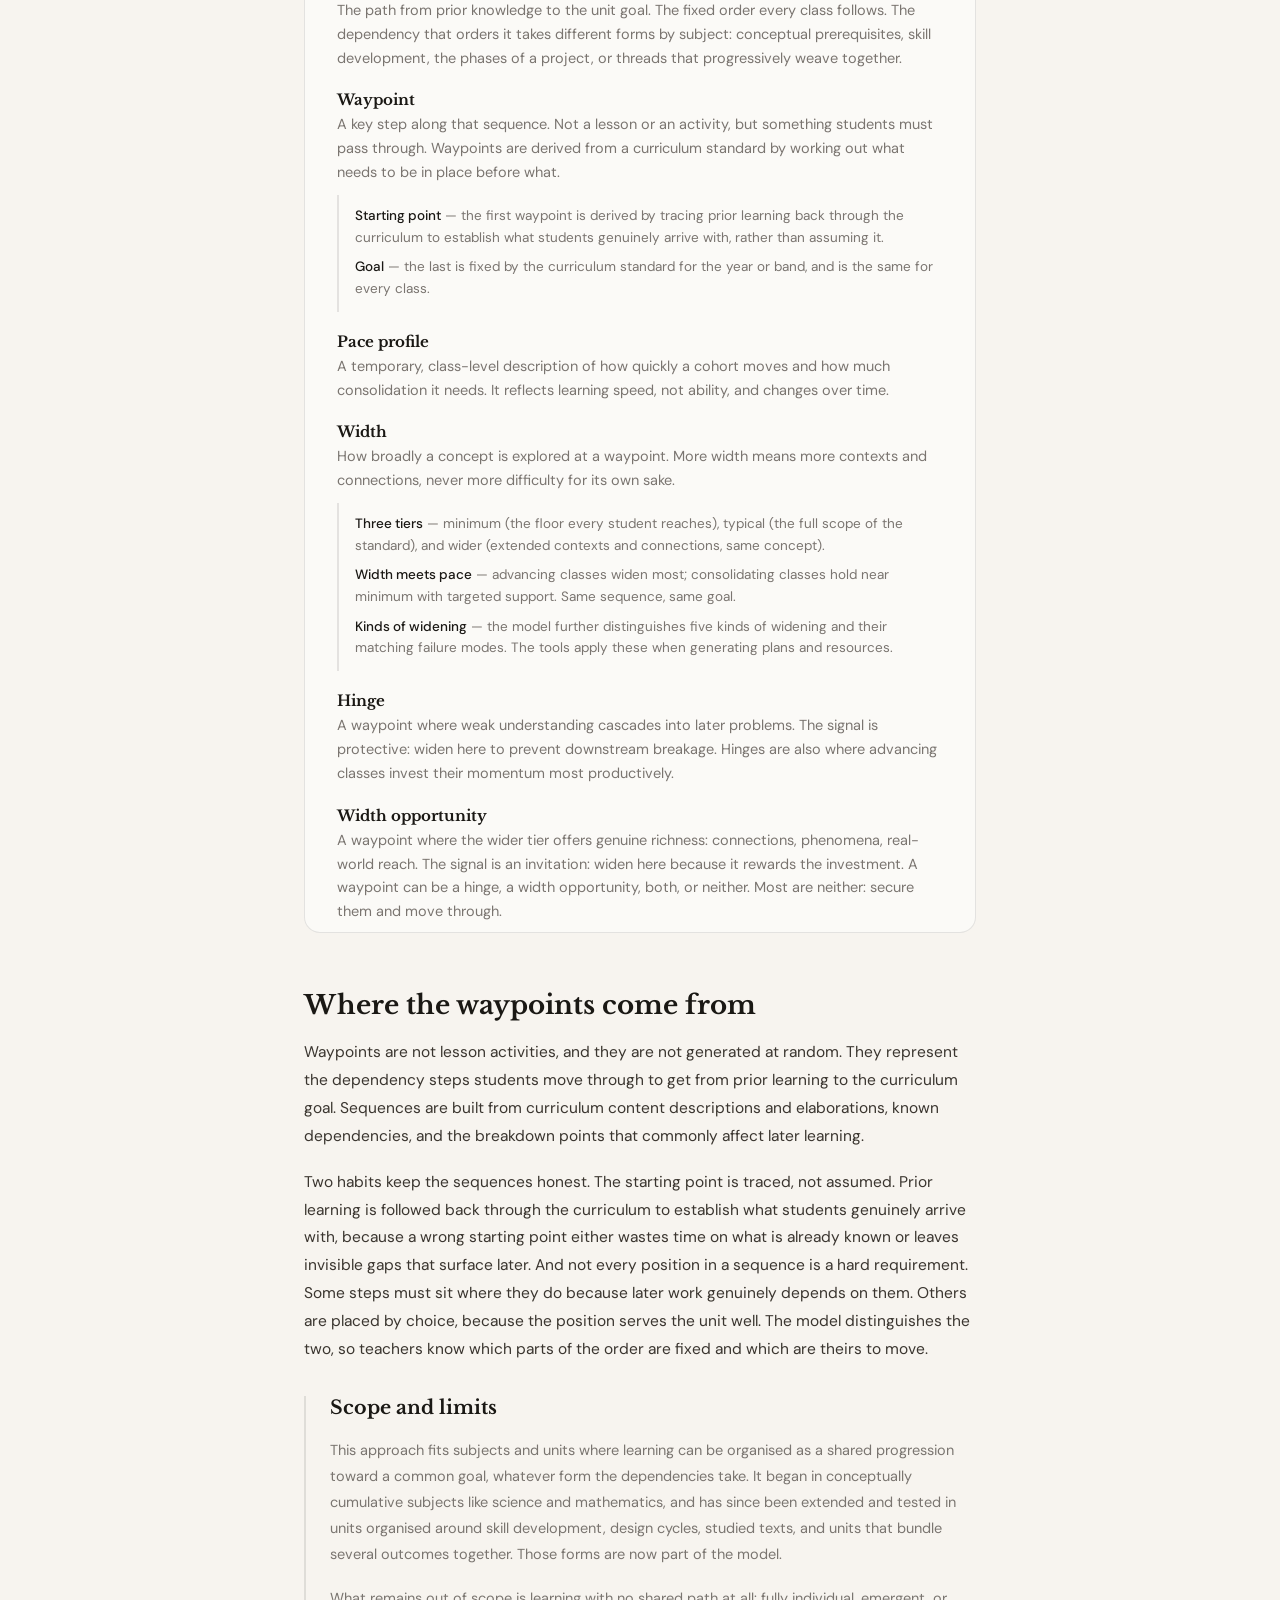
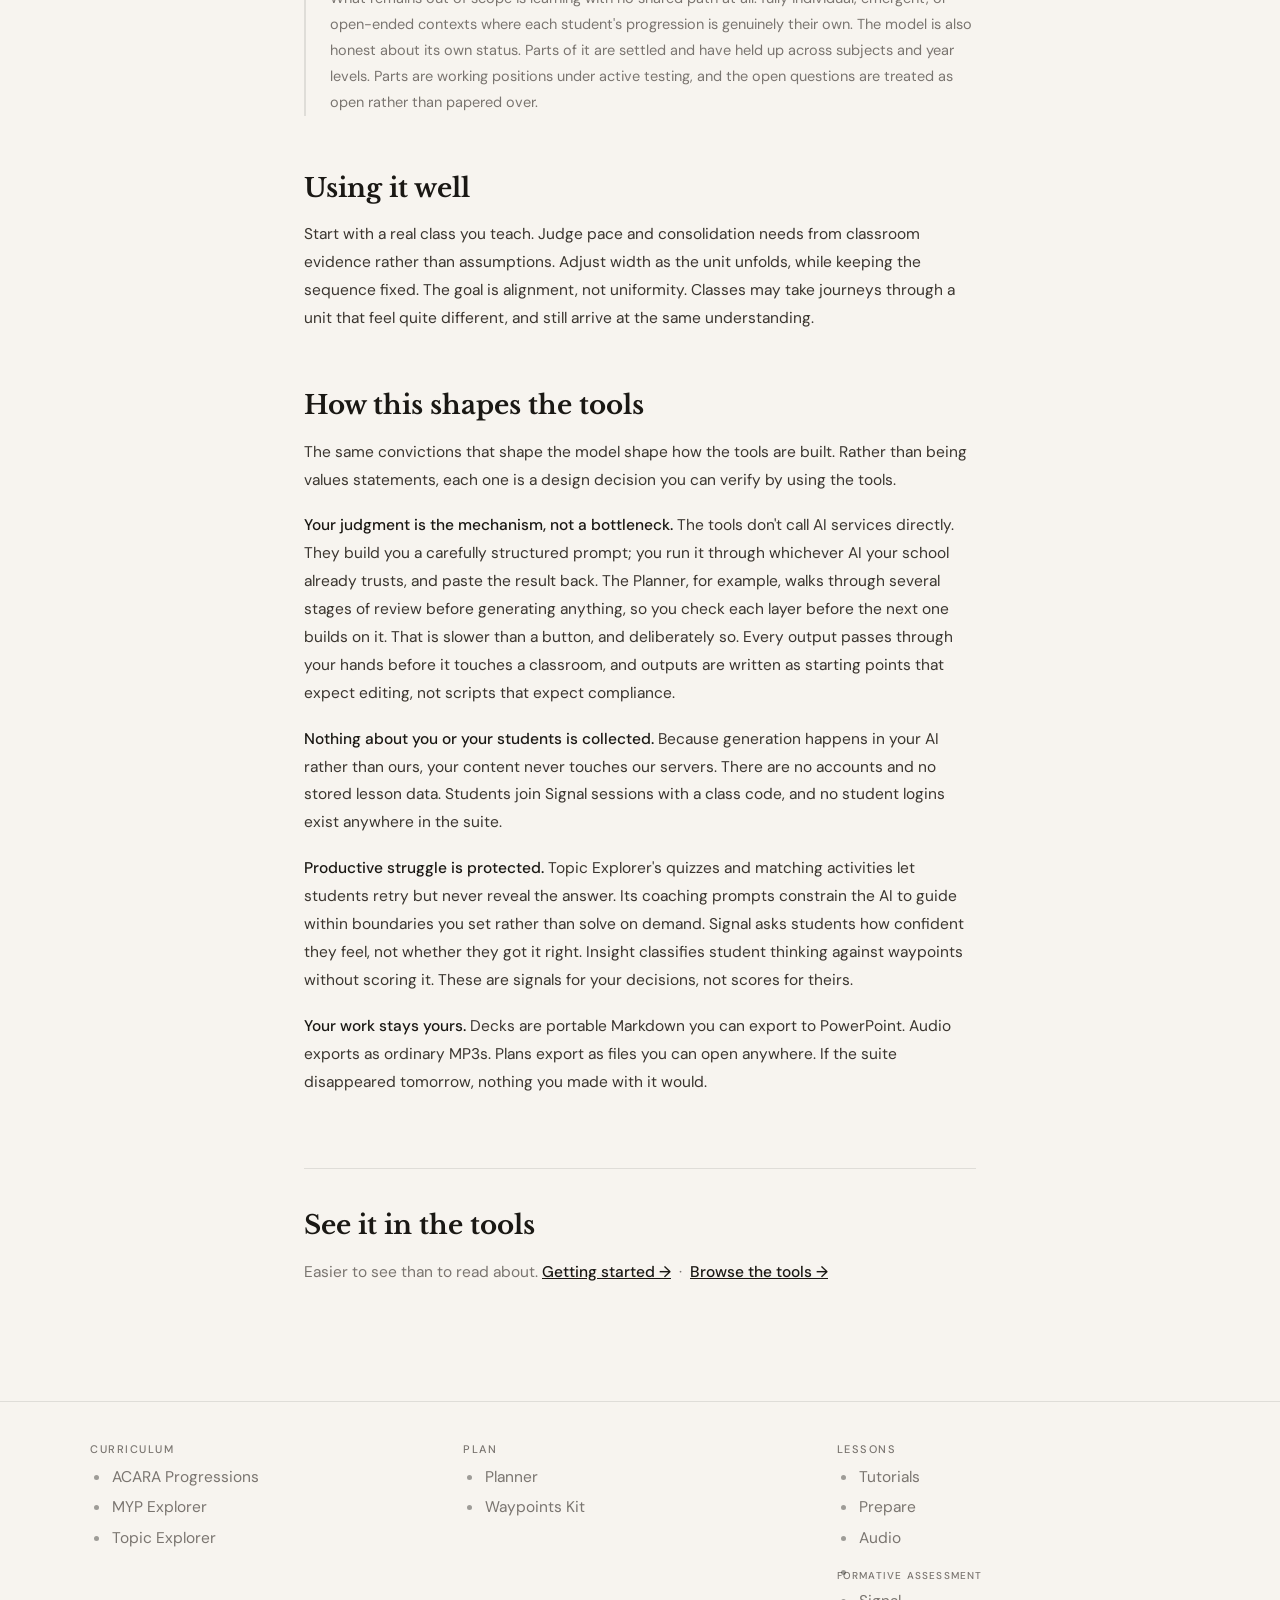
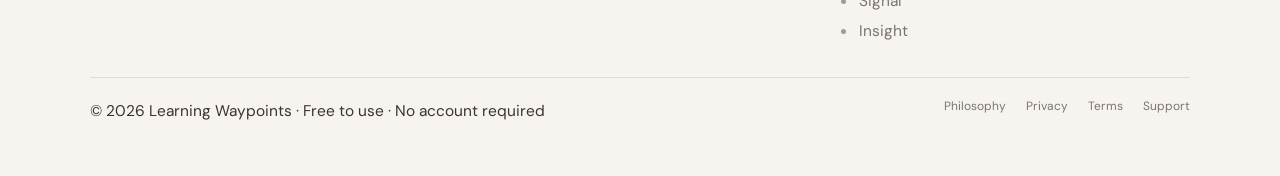
<file: philosophy/index.html>
<!DOCTYPE html>
<html lang="en">
<head>
<meta charset="UTF-8" />
<meta name="viewport" content="width=device-width, initial-scale=1.0" />
<title>The Philosophy — Learning Waypoints</title>
<link href="https://fonts.googleapis.com/css2?family=Libre+Baskerville:ital,wght@0,400;0,700;1,400&family=DM+Sans:wght@300;400;500&display=swap" rel="stylesheet">
<link rel="stylesheet" href="/assets/site.css">
<style>
  * { box-sizing: border-box; margin: 0; padding: 0; }
  html { scroll-behavior: smooth; }
  body { font-family: 'DM Sans', sans-serif; background: var(--bg); color: var(--ink); }

  body::before {
    content: '';
    position: fixed; inset: 0;
    background-image: url("data:image/svg+xml,%3Csvg viewBox='0 0 256 256' xmlns='http://www.w3.org/2000/svg'%3E%3Cfilter id='noise'%3E%3CfeTurbulence type='fractalNoise' baseFrequency='0.9' numOctaves='4' stitchTiles='stitch'/%3E%3C/filter%3E%3Crect width='100%25' height='100%25' filter='url(%23noise)' opacity='0.04'/%3E%3C/svg%3E");
    pointer-events: none; z-index: 0;
  }

  .page { position: relative; z-index: 1; max-width: 720px; margin: 0 auto; padding: 120px 24px 96px; }

  .eyebrow { font-size: 11px; font-weight: 500; letter-spacing: 0.14em; text-transform: uppercase; color: var(--muted); margin-bottom: 20px; }
  h1 { font-family: 'Libre Baskerville', serif; font-size: clamp(34px, 5vw, 52px); font-weight: 700; line-height: 1.1; letter-spacing: -0.02em; margin-bottom: 24px; }
  h1 em { font-style: italic; font-weight: 400; }
  .lede { font-size: clamp(16px, 1.9vw, 19px); line-height: 1.7; color: var(--muted); font-weight: 300; margin-bottom: 64px; }

  h2 { font-family: 'Libre Baskerville', serif; font-size: clamp(20px, 2.6vw, 26px); font-weight: 700; line-height: 1.3; margin: 56px 0 16px; }
  p { font-size: 15.5px; line-height: 1.8; color: #3a352f; margin-bottom: 18px; }
  p.tight { margin-bottom: 10px; }
  strong { color: var(--ink); font-weight: 500; }
  em.term { font-style: italic; color: var(--ink); }

  .lead-para { font-size: 16.5px; color: #2a2620; }

  ul { list-style: none; margin: 0 0 18px; padding: 0; }
  li { font-size: 15.5px; line-height: 1.7; color: #3a352f; padding-left: 22px; position: relative; margin-bottom: 10px; }
  li::before { content: ''; width: 5px; height: 5px; border-radius: 50%; background: var(--ink); opacity: 0.4; position: absolute; left: 4px; top: 11px; }

  .glossary { border: 1px solid var(--border); border-radius: 16px; background: rgba(255,255,255,0.5); padding: 8px 32px; margin: 28px 0; }
  .glossary dl { margin: 0; }
  .glossary dt { font-family: 'Libre Baskerville', serif; font-weight: 700; font-size: 15px; color: var(--ink); margin: 20px 0 4px; }
  .glossary dd { font-size: 14.5px; line-height: 1.65; color: var(--muted); margin: 0; }
  .glossary .sub-terms { margin: 10px 0 0 0; padding: 10px 0 4px 16px; border-left: 2px solid var(--border); }
  .glossary .sub-term { font-size: 13.5px; line-height: 1.6; color: var(--muted); margin-bottom: 8px; }
  .glossary .sub-term em { font-style: normal; font-weight: 500; color: var(--ink); }

  .aside { border-left: 2px solid var(--border); padding-left: 24px; margin: 32px 0; }
  .aside h2 { margin-top: 0; font-size: 19px; }
  .aside p { font-size: 14.5px; color: var(--muted); }

  .not-list li::before { background: #c0392b; opacity: 0.5; }

  .rule-line { height: 1px; background: var(--border); margin: 64px 0 40px; }
  .hinge-line { font-family: 'Libre Baskerville', serif; font-style: italic; font-size: 17px; color: var(--muted); margin-bottom: 56px; }

  .cta { border-top: 1px solid var(--border); margin-top: 72px; padding-top: 40px; }
  .cta h2 { margin-top: 0; }
  .cta p { color: var(--muted); }
  .cta a { color: var(--ink); font-weight: 500; }

  @media (max-width: 640px) {
    .page { padding: 64px 18px 80px; }
    .glossary { padding: 8px 20px; }
  }
</style>
</head>
<body>

<header id="lw-nav"></header>

<div class="page">

  <div class="eyebrow">The philosophy</div>
  <h1>One conceptual path,<br><em>many ways to walk it.</em></h1>
  <p class="lede">
    Every tool here rests on one idea about how learning is best put in order.
    This page is where that idea came from, what it assumes, and where it stops.
  </p>

  <!-- ===================== the problem ===================== -->
  <h2>The problem it started with</h2>
  <p class="lead-para">
    When several classes teach the same unit, they rarely move at the same pace. Some reach
    new ideas quickly; others need longer to consolidate. Over a term, the classes pull apart.
    We call this <em class="term">drift</em>, and it shows up in two ways.
  </p>
  <p>
    The first is <strong>pace drift</strong>. Classes reach the same ideas at different times,
    and without a plan for that, teachers start making informal adjustments that accumulate.
    Faster classes get moved on to new curriculum content. Slower classes fall behind because
    the dependencies they need are not yet secure, and without a way to address that, the
    gap compounds. Common assessment becomes harder to justify, and the shared reference
    point that planning depends on disappears.
  </p>
  <p>
    The second is <strong>dependency drift</strong>. This is drift away from the principled
    pathway itself, and it can happen even without pacing pressure. A teacher follows what
    feels like a natural enrichment into a related idea, but that idea was not required for
    the unit's goal, and it rests on knowledge the students have not been taught yet.
    The detour costs time, and students end up building on ground that has not been laid.
    The instinct to enrich is a good one. Without a clear map of what depends on what, it
    just tends to lead away from the path rather than enriching the ideas already on it.
  </p>
  <p>
    The suite was built to solve both at once.
  </p>

  <!-- ===================== the core idea ===================== -->
  <h2>The core idea</h2>
  <p>
    Every unit has a sequence of ideas students must pass through to reach the curriculum
    goal. We call these <em class="term">waypoints</em>. The order is not arbitrary. It
    follows the genuine dependencies in the content, so that each step rests on what needs
    to be in place before it. What carries that dependency differs by subject.
    Sometimes it is conceptual prerequisites, sometimes how a skill builds, sometimes
    the phases of making something, sometimes threads that progressively weave together.
    The commitment is the
    same in every case. Getting the order right means students build on solid ground
    instead of carrying gaps forward.
  </p>
  <p>
    At each waypoint, classes may move at different speeds, and that is expected. Rather
    than advancing faster classes to new concepts, the model holds every class at the same
    waypoint and varies how broadly the concept is explored. We call this
    <em class="term">width</em>. Some classes consolidate. Others widen their understanding
    through additional contexts, representations, and connections.
  </p>
  <p>
    Every class moves through the same ideas and reaches the same goal. The shared
    sequence prevents dependency drift, because the map of dependencies makes clear what
    belongs on the path and what does not. Width absorbs pace drift without acceleration.
    And width gives the enrichment instinct somewhere legitimate to go. Faster progress
    leads broader into the same idea, not sideways into content the sequence has not
    prepared students for.
  </p>

  <!-- ===================== width in practice ===================== -->
  <h2>What width means in practice</h2>
  <p>
    Width is easiest to see side by side. At the same waypoint, one class might work with a
    single representation and a familiar example. Another applies the same idea across
    several contexts, compares representations, or examines the misconceptions that commonly
    cluster there. Both classes are learning the same concept. The difference is how much
    cognitive demand is built in while they are there, not how far along they are.
  </p>
  <p>
    Width means more contexts for the same concept, more connections to related ideas, more
    ways of representing it, and more chances to apply it somewhere new. It does not mean
    harder questions about the same example (that is depth), content from next year (that is
    acceleration), or reduced expectations for some classes (that is deficit thinking). Width
    is the dimension along which a shared waypoint flexes to meet a class where it is.
  </p>
  <p>
    Widening takes different forms depending on what a waypoint calls for. Sometimes it means
    building fluency, sometimes varying contexts, sometimes accumulating approaches, sometimes
    making reasoning visible, and sometimes bringing parts together into a whole. The model
    distinguishes these, the tools draw on the distinctions when they generate plans and
    resources, and the distinctions themselves track established research on varied practice,
    schema formation, worked examples, and transfer.
  </p>

  <!-- ===================== what it is not ===================== -->
  <h2>What this is not</h2>
  <p class="tight">The model is deliberately narrow. It is <strong>not</strong> a way to:</p>
  <ul class="not-list">
    <li>accelerate some classes onto new curriculum content</li>
    <li>create separate extension units for faster groups</li>
    <li>label ability, or sort students by it</li>
    <li>lower expectations for slower-moving classes</li>
  </ul>
  <p>
    Every class remains on the same shared path at all times. That constraint is the
    point, not a limitation of it.
  </p>

  <!-- ===================== movement hinge ===================== -->
  <div class="rule-line"></div>
  <p class="hinge-line">
    That is the idea. What follows is how it holds up in practice.
  </p>

  <!-- ===================== shared vocabulary ===================== -->
  <h2>The shared vocabulary</h2>
  <p>
    This is the shared vocabulary. These terms recur across every tool in the suite and form
    the common language that lets work in one tool carry into another.
  </p>
  <div class="glossary">
    <dl>
      <dt>Drift</dt>
      <dd>When classes teaching the same unit pull apart over time. Two forms, each solved
      differently.
      <div class="sub-terms">
        <div class="sub-term"><em>Pace drift</em> — classes reach the same ideas at different
        times. Without a plan, the usual response is acceleration for fast classes and
        simplification for slow ones. Width absorbs this instead.</div>
        <div class="sub-term"><em>Dependency drift</em> — teaching wanders off the
        dependency-ordered path, into content that was not required for the goal or that rests
        on knowledge not yet taught. The shared sequence prevents this.</div>
      </div>
      </dd>

      <dt>Conceptual sequence</dt>
      <dd>The path from prior knowledge to the unit goal. The fixed order every class follows.
      The dependency that orders it takes different forms by subject: conceptual prerequisites,
      skill development, the phases of a project, or threads that progressively weave together.</dd>

      <dt>Waypoint</dt>
      <dd>A key step along that sequence. Not a lesson or an activity, but something students
      must pass through. Waypoints are derived from a curriculum standard by working out what
      needs to be in place before what.
      <div class="sub-terms">
        <div class="sub-term"><em>Starting point</em> — the first waypoint is derived by
        tracing prior learning back through the curriculum to establish what students
        genuinely arrive with, rather than assuming it.</div>
        <div class="sub-term"><em>Goal</em> — the last is fixed by the curriculum standard
        for the year or band, and is the same for every class.</div>
      </div>
      </dd>

      <dt>Pace profile</dt>
      <dd>A temporary, class-level description of how quickly a cohort moves and how much
      consolidation it needs. It reflects learning speed, not ability, and changes over time.</dd>

      <dt>Width</dt>
      <dd>How broadly a concept is explored at a waypoint. More width means more contexts and
      connections, never more difficulty for its own sake.
      <div class="sub-terms">
        <div class="sub-term"><em>Three tiers</em> — minimum (the floor every student reaches),
        typical (the full scope of the standard), and wider (extended contexts and connections,
        same concept).</div>
        <div class="sub-term"><em>Width meets pace</em> — advancing classes widen most;
        consolidating classes hold near minimum with targeted support. Same sequence,
        same goal.</div>
        <div class="sub-term"><em>Kinds of widening</em> — the model further distinguishes five
        kinds of widening and their matching failure modes. The tools apply these when generating
        plans and resources.</div>
      </div>
      </dd>

      <dt>Hinge</dt>
      <dd>A waypoint where weak understanding cascades into later problems. The signal is
      protective: widen here to prevent downstream breakage. Hinges are also where advancing
      classes invest their momentum most productively.</dd>

      <dt>Width opportunity</dt>
      <dd>A waypoint where the wider tier offers genuine richness: connections, phenomena,
      real-world reach. The signal is an invitation: widen here because it rewards the
      investment. A waypoint can be a hinge, a width opportunity, both, or neither. Most are
      neither: secure them and move through.</dd>
    </dl>
  </div>

  <!-- ===================== where sequences come from ===================== -->
  <h2>Where the waypoints come from</h2>
  <p>
    Waypoints are not lesson activities, and they are not generated at random. They represent
    the dependency steps students move through to get from prior learning to the curriculum
    goal. Sequences are built from curriculum content descriptions and elaborations, known
    dependencies, and the breakdown points that commonly affect later learning.
  </p>
  <p>
    Two habits keep the sequences honest. The starting point is traced, not assumed. Prior
    learning is followed back through the curriculum to establish what students genuinely
    arrive with, because a wrong starting point either wastes time on what is already known
    or leaves invisible gaps that surface later. And not every position in a sequence is a
    hard requirement. Some steps must sit where they do because later work genuinely depends
    on them. Others are placed by choice, because the position serves the unit well. The
    model distinguishes the two, so teachers know which parts of the order are fixed and
    which are theirs to move.
  </p>

  <!-- ===================== scope and limits ===================== -->
  <div class="aside">
    <h2>Scope and limits</h2>
    <p>
      This approach fits subjects and units where learning can be organised as a shared
      progression toward a common goal, whatever form the dependencies take. It began in
      conceptually cumulative subjects like science and mathematics, and has since been
      extended and tested in units organised around skill development, design cycles,
      studied texts, and units that bundle several outcomes together. Those forms are now
      part of the model.
    </p>
    <p>
      What remains out of scope is learning with no shared path at all: fully individual,
      emergent, or open-ended contexts where each student's progression is genuinely their
      own. The model is also honest about its own status. Parts of it are settled and have
      held up across subjects and year levels. Parts are working positions under active
      testing, and the open questions are treated as open rather than papered over.
    </p>
  </div>

  <!-- ===================== how to use it well ===================== -->
  <h2>Using it well</h2>
  <p>
    Start with a real class you teach. Judge pace and consolidation needs from classroom
    evidence rather than assumptions. Adjust width as the unit unfolds, while keeping the
    sequence fixed. The goal is alignment, not uniformity. Classes may take journeys through
    a unit that feel quite different, and still arrive at the same understanding.
  </p>

  <!-- ===================== how this shapes the tools ===================== -->
  <h2>How this shapes the tools</h2>
  <p>
    The same convictions that shape the model shape how the tools are built. Rather than
    being values statements, each one is a design decision you can verify by using the tools.
  </p>
  <p>
    <strong>Your judgment is the mechanism, not a bottleneck.</strong> The tools don't call
    AI services directly. They build you a carefully structured prompt; you run it through
    whichever AI your school already trusts, and paste the result back. The Planner, for
    example, walks through several stages of review before generating anything, so you
    check each layer before the next one builds on it. That is slower than a button, and
    deliberately so. Every output passes through your hands before it touches a classroom,
    and outputs are written as starting points that expect editing, not scripts that expect
    compliance.
  </p>
  <p>
    <strong>Nothing about you or your students is collected.</strong> Because generation
    happens in your AI rather than ours, your content never touches our servers. There are
    no accounts and no stored lesson data. Students join Signal sessions with a class code,
    and no student logins exist anywhere in the suite.
  </p>
  <p>
    <strong>Productive struggle is protected.</strong> Topic Explorer's quizzes and matching
    activities let students retry but never reveal the answer. Its coaching prompts constrain
    the AI to guide within boundaries you set rather than solve on demand. Signal asks
    students how confident they feel, not whether they got it right. Insight classifies
    student thinking against waypoints without scoring it. These are signals for your
    decisions, not scores for theirs.
  </p>
  <p>
    <strong>Your work stays yours.</strong> Decks are portable Markdown you can export to
    PowerPoint. Audio exports as ordinary MP3s. Plans export as files you can open anywhere.
    If the suite disappeared tomorrow, nothing you made with it would.
  </p>

  <!-- ===================== cta ===================== -->
  <div class="cta">
    <h2>See it in the tools</h2>
    <p>
      Easier to see than to read about.
      <a href="/getting-started/">Getting started →</a>
      &nbsp;·&nbsp; <a href="/#tools">Browse the tools →</a>
    </p>
  </div>

</div>

<script src="/assets/site.js"></script>

<footer id="lw-footer"></footer>
</body>
</html>
</file>
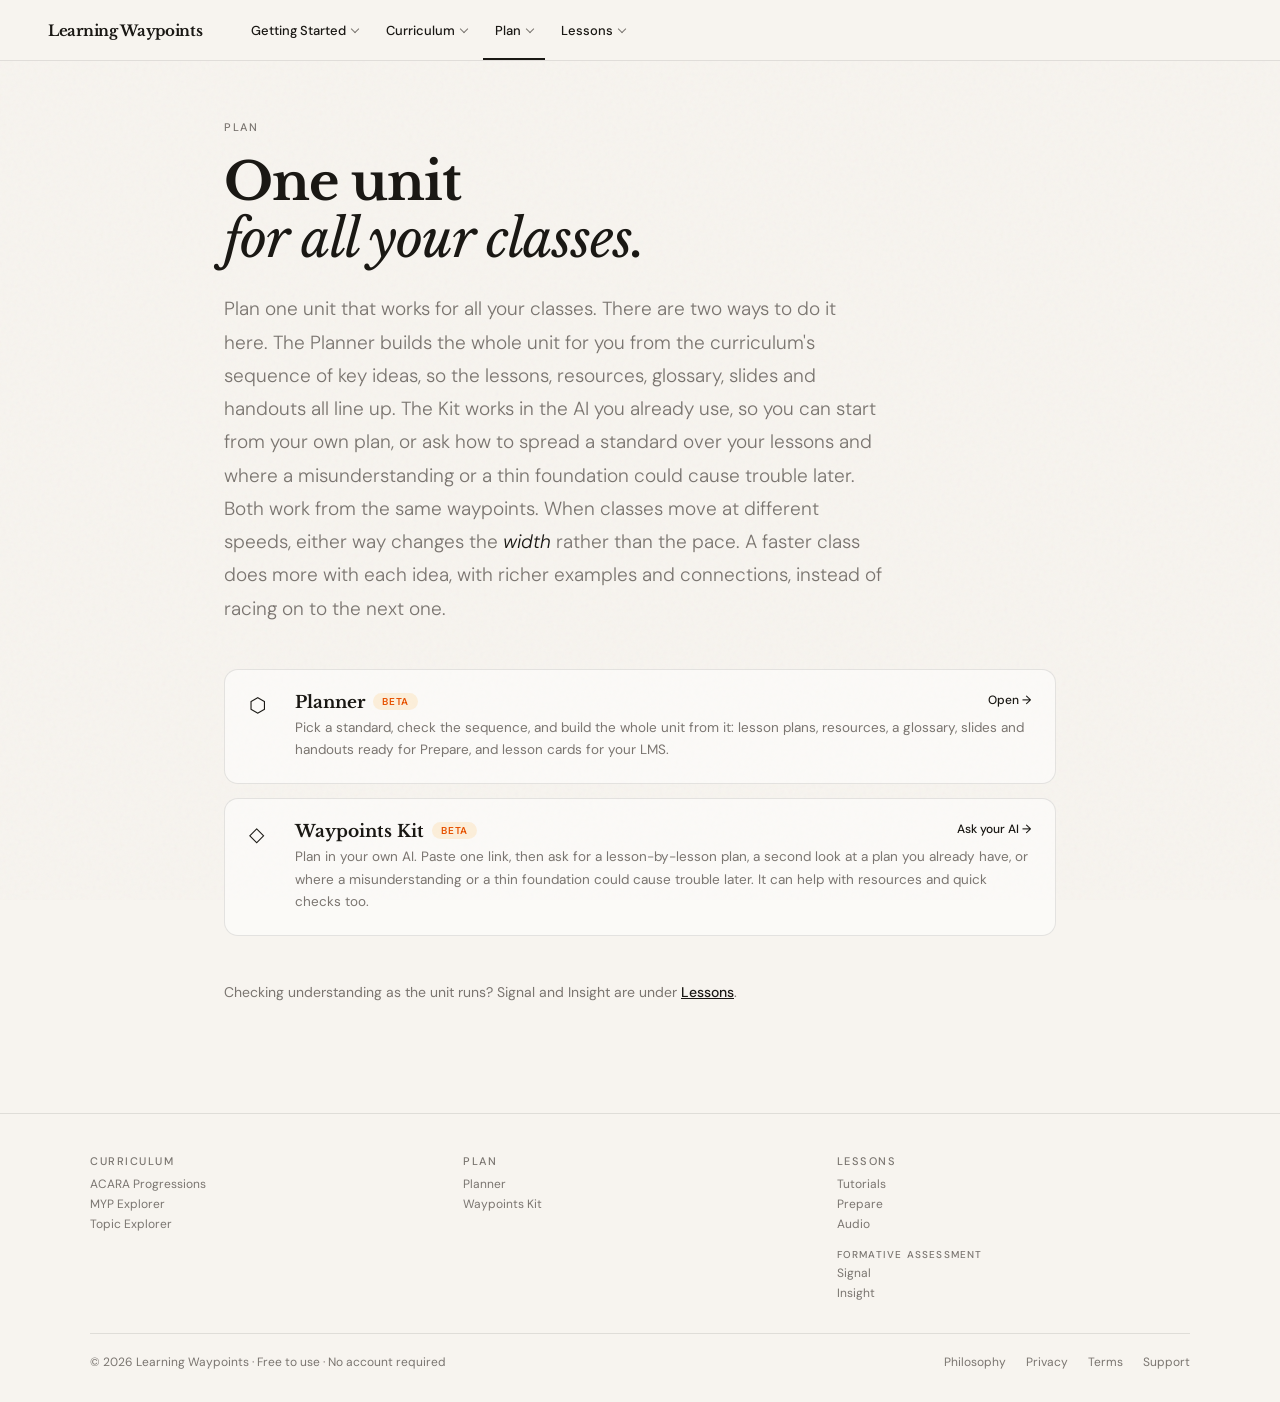
<file: plan/index.html>
<!DOCTYPE html>
<html lang="en">
<head>
<meta charset="UTF-8" />
<meta name="viewport" content="width=device-width, initial-scale=1.0" />
<title>Plan — Learning Waypoints</title>
<meta name="description" content="Plan one unit from the curriculum's sequence of key ideas, and keep every class on it." />
<link href="https://fonts.googleapis.com/css2?family=Libre+Baskerville:ital,wght@0,400;0,700;1,400&family=DM+Sans:wght@300;400;500&display=swap" rel="stylesheet">
<link rel="stylesheet" href="/assets/site.css">
<style>
  * { box-sizing: border-box; margin: 0; padding: 0; }
  html { scroll-behavior: smooth; }
  body { font-family: 'DM Sans', sans-serif; background: var(--bg); color: var(--ink); }
  body::before {
    content: ''; position: fixed; inset: 0; pointer-events: none; z-index: 0;
    background-image: url("data:image/svg+xml,%3Csvg viewBox='0 0 256 256' xmlns='http://www.w3.org/2000/svg'%3E%3Cfilter id='noise'%3E%3CfeTurbulence type='fractalNoise' baseFrequency='0.9' numOctaves='4' stitchTiles='stitch'/%3E%3C/filter%3E%3Crect width='100%25' height='100%25' filter='url(%23noise)' opacity='0.04'/%3E%3C/svg%3E");
  }
  
</style>
</head>
<body>
<header id="lw-nav"></header>
<main class="lw-page">
  <div class="lw-eyebrow">Plan</div>
  <h1>One unit<br><em>for all your classes.</em></h1>
  <p class="lw-lede">Plan one unit that works for all your classes. There are two ways to do it here. The Planner builds the whole unit for you from the curriculum's sequence of key ideas, so the lessons, resources, glossary, slides and handouts all line up. The Kit works in the AI you already use, so you can start from your own plan, or ask how to spread a standard over your lessons and where a misunderstanding or a thin foundation could cause trouble later. Both work from the same waypoints. When classes move at different speeds, either way changes the <em>width</em> rather than the pace. A faster class does more with each idea, with richer examples and connections, instead of racing on to the next one.</p>

  <div class="lw-tools">
    <a class="lw-tool" href="https://planner.learningwaypoints.com">
      <span class="lw-tool-icon">⬡</span>
      <span class="lw-tool-name">Planner<span class="lw-status beta">Beta</span></span>
      <span class="lw-tool-go">Open</span>
      <span class="lw-tool-desc">Pick a standard, check the sequence, and build the whole unit from it: lesson plans, resources, a glossary, slides and handouts ready for Prepare, and lesson cards for your LMS.</span>
    </a>
    <a class="lw-tool" href="/getting-started/ask-your-ai/">
      <span class="lw-tool-icon">◇</span>
      <span class="lw-tool-name">Waypoints Kit<span class="lw-status beta">Beta</span></span>
      <span class="lw-tool-go">Ask your AI</span>
      <span class="lw-tool-desc">Plan in your own AI. Paste one link, then ask for a lesson-by-lesson plan, a second look at a plan you already have, or where a misunderstanding or a thin foundation could cause trouble later. It can help with resources and quick checks too.</span>
    </a>
  </div>

  <p class="lw-note">Checking understanding as the unit runs? Signal and Insight are under <a href="/lessons/#formative">Lessons</a>.</p>

</main>
<footer id="lw-footer"></footer>
<script src="/assets/site.js"></script>
</body>
</html>
</file>
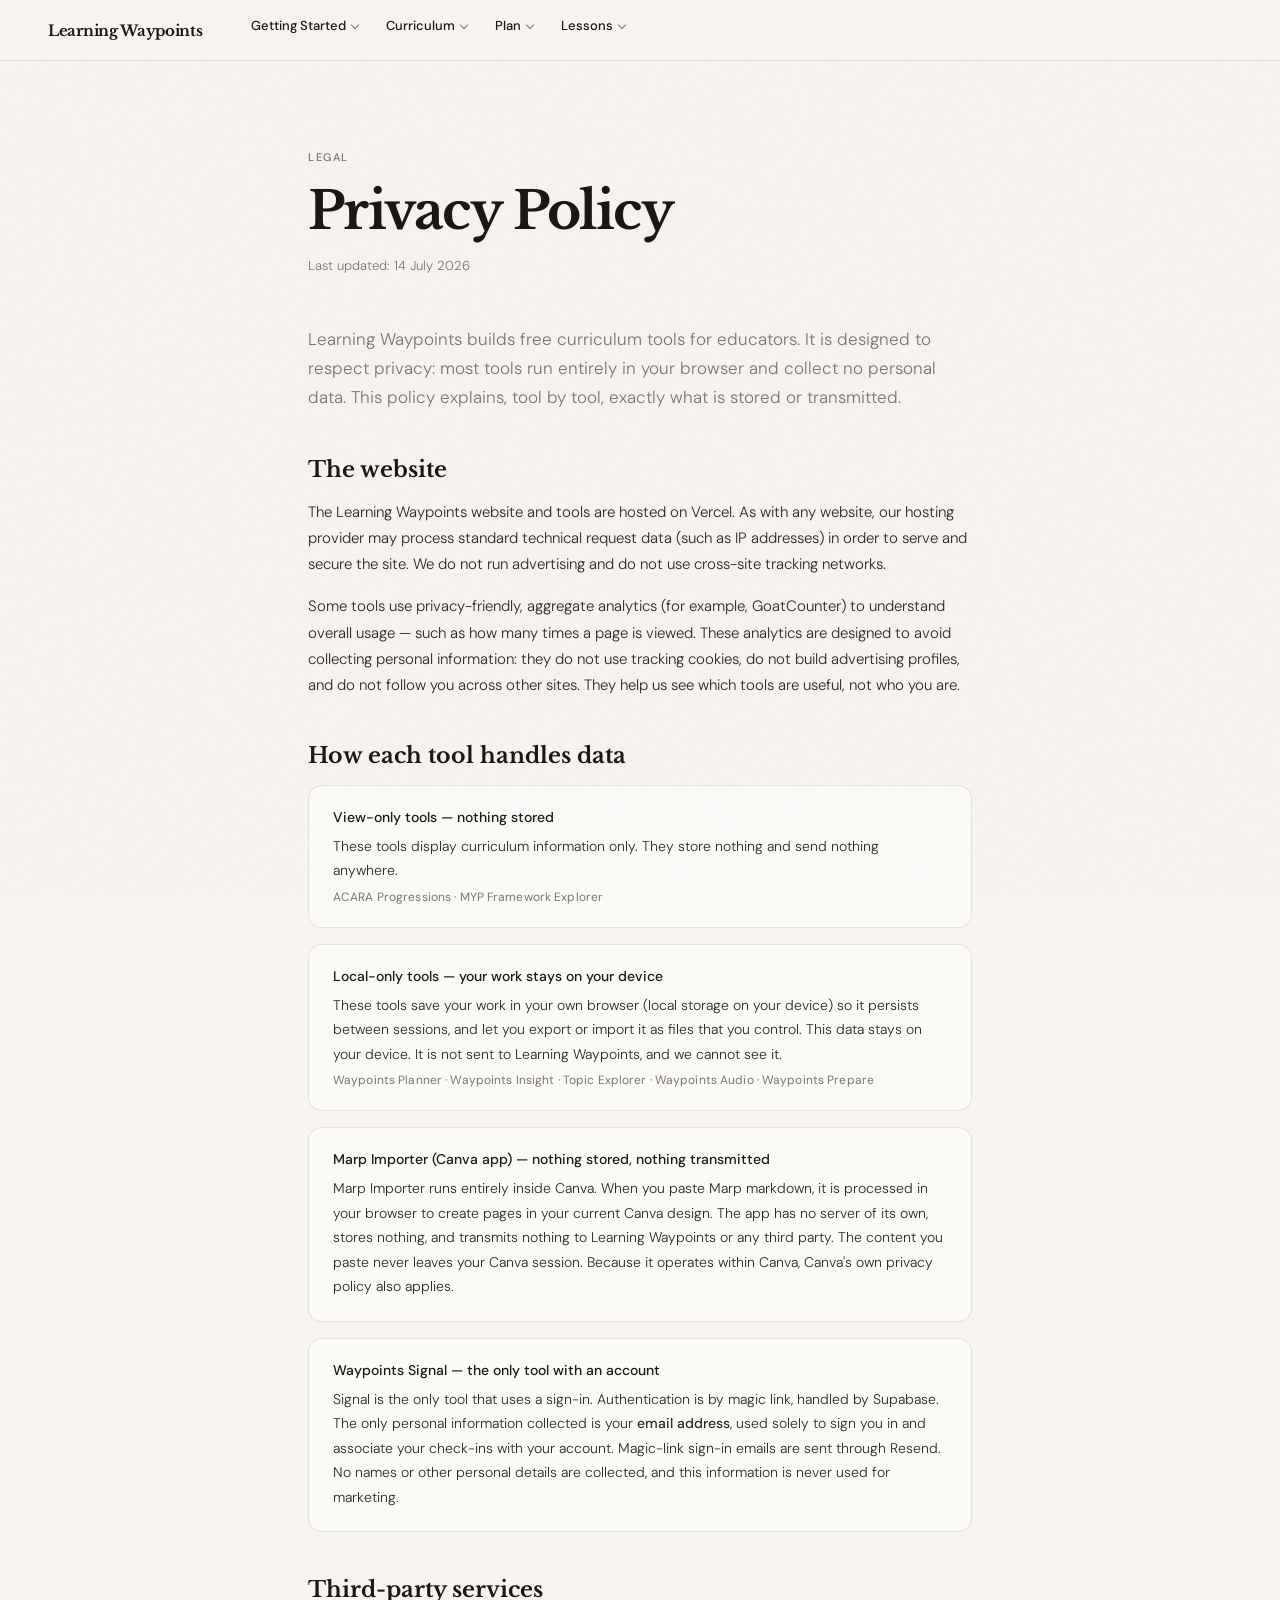
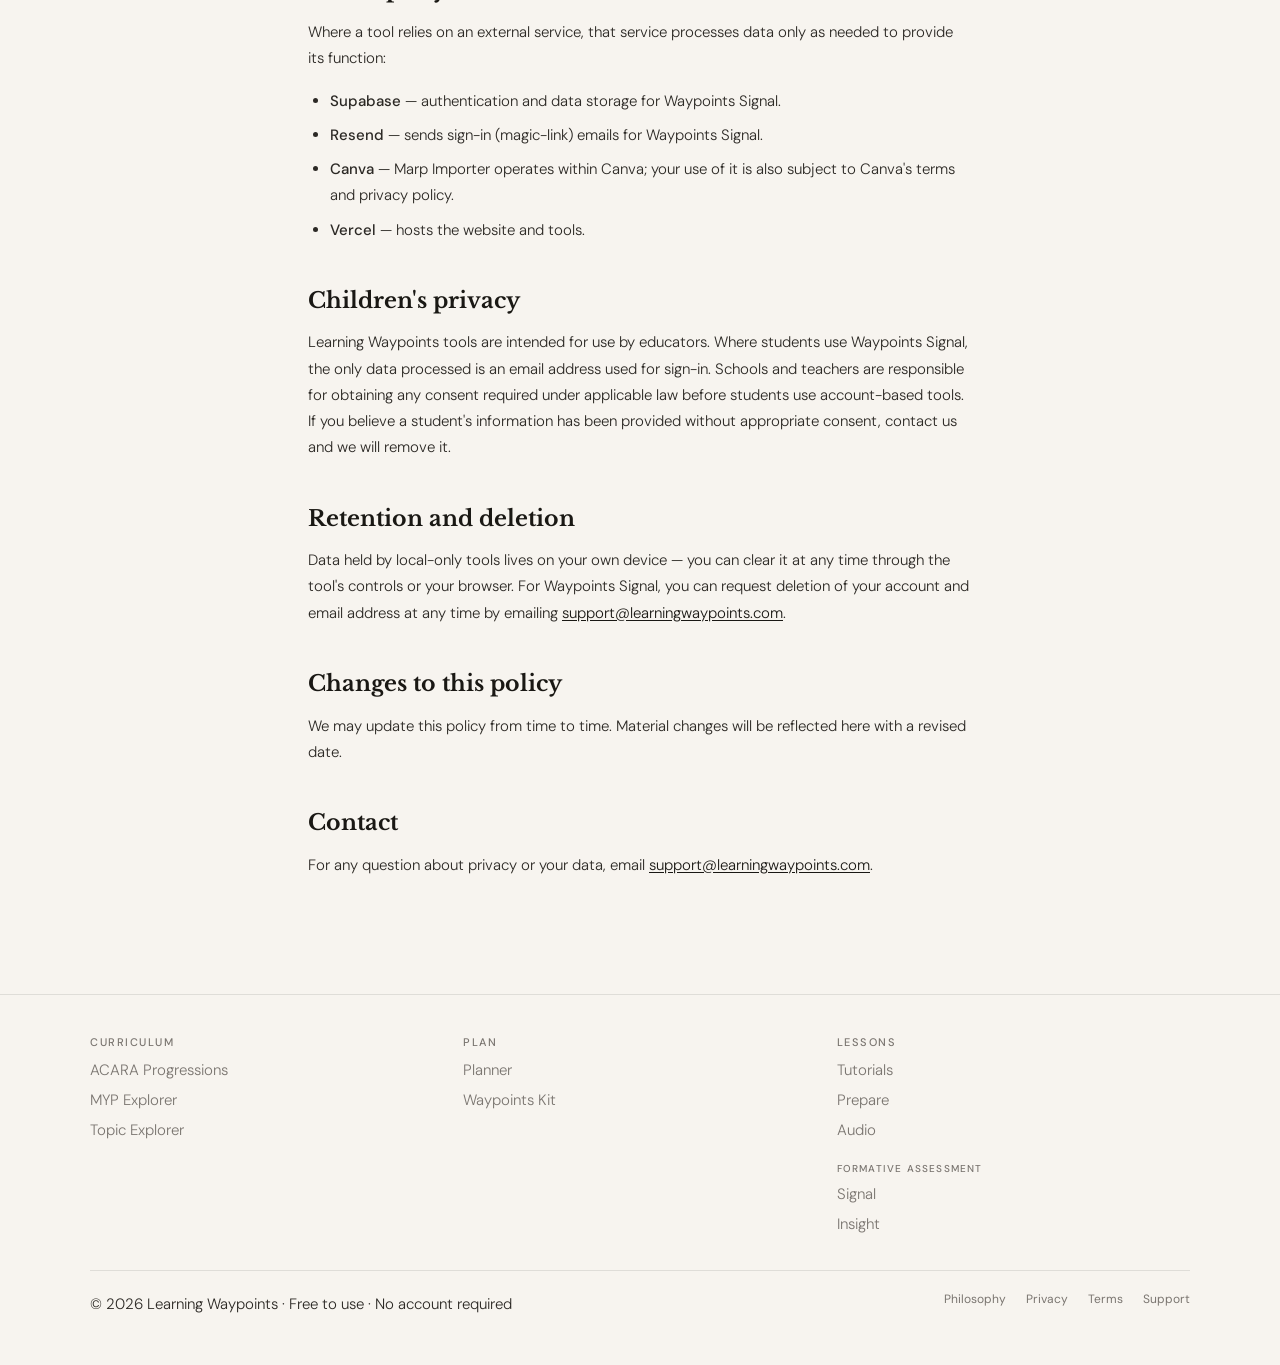
<file: privacy/index.html>
<!DOCTYPE html>
<html lang="en">
<head>
  <meta charset="UTF-8" />
  <meta name="viewport" content="width=device-width, initial-scale=1.0" />
  <title>Privacy Policy · Learning Waypoints</title>
  <link href="https://fonts.googleapis.com/css2?family=Libre+Baskerville:ital,wght@0,400;0,700;1,400&family=DM+Sans:wght@300;400;500&display=swap" rel="stylesheet">
<link rel="stylesheet" href="/assets/site.css">
  <style>
    * { box-sizing: border-box; margin: 0; padding: 0; }
    html { scroll-behavior: smooth; }
    body { font-family: 'DM Sans', sans-serif; background: var(--bg); color: var(--ink); min-height: 100vh; }
    body::before {
      content: ''; position: fixed; inset: 0; z-index: 0; pointer-events: none;
      background-image: url("data:image/svg+xml,%3Csvg viewBox='0 0 256 256' xmlns='http://www.w3.org/2000/svg'%3E%3Cfilter id='noise'%3E%3CfeTurbulence type='fractalNoise' baseFrequency='0.9' numOctaves='4' stitchTiles='stitch'/%3E%3C/filter%3E%3Crect width='100%25' height='100%25' filter='url(%23noise)' opacity='0.04'/%3E%3C/svg%3E");
    }

    main { position: relative; z-index: 1; max-width: 760px; margin: 0 auto; padding: 150px 48px 100px; }

    .eyebrow { font-size: 11px; font-weight: 500; letter-spacing: 0.14em; text-transform: uppercase; color: var(--muted); margin-bottom: 20px; }
    h1 { font-family: 'Libre Baskerville', serif; font-size: clamp(34px, 5vw, 52px); font-weight: 700; line-height: 1.05; letter-spacing: -0.03em; margin-bottom: 16px; }
    .updated { font-size: 13px; color: var(--muted); margin-bottom: 48px; }

    h2 { font-family: 'Libre Baskerville', serif; font-size: 22px; font-weight: 700; line-height: 1.3; margin: 44px 0 14px; }
    h3 { font-family: 'DM Sans', sans-serif; font-size: 15px; font-weight: 500; margin: 26px 0 8px; }
    p, li { font-size: 15px; line-height: 1.75; color: #2c2925; font-weight: 300; }
    p { margin-bottom: 16px; }
    ul { margin: 0 0 16px 22px; }
    li { margin-bottom: 8px; }
    a.inline { color: var(--ink); text-decoration: underline; text-underline-offset: 2px; }
    strong { font-weight: 500; }

    .lead { font-size: 17px; line-height: 1.7; color: var(--muted); margin-bottom: 8px; font-weight: 300; }

    .tier { border: 1px solid var(--border); border-radius: 14px; padding: 22px 24px; margin-bottom: 16px; background: rgba(255,255,255,0.5); }
    .tier h3 { margin-top: 0; font-size: 14px; font-weight: 500; }
    .tier p { margin-bottom: 0; font-size: 14px; }
    .tier .tools { font-size: 12px; color: var(--muted); margin-top: 6px; letter-spacing: 0.01em; }

    @media (max-width: 768px) {
      main { padding: 120px 20px 70px; }
    }
  </style>
</head>
<body>

<header id="lw-nav"></header>

<main>
  <div class="eyebrow">Legal</div>
  <h1>Privacy Policy</h1>
  <p class="updated">Last updated: 14 July 2026</p>

  <p class="lead">Learning Waypoints builds free curriculum tools for educators. It is designed to respect privacy: most tools run entirely in your browser and collect no personal data. This policy explains, tool by tool, exactly what is stored or transmitted.</p>

  <h2>The website</h2>
  <p>The Learning Waypoints website and tools are hosted on Vercel. As with any website, our hosting provider may process standard technical request data (such as IP addresses) in order to serve and secure the site. We do not run advertising and do not use cross-site tracking networks.</p>
  <p>Some tools use privacy-friendly, aggregate analytics (for example, GoatCounter) to understand overall usage — such as how many times a page is viewed. These analytics are designed to avoid collecting personal information: they do not use tracking cookies, do not build advertising profiles, and do not follow you across other sites. They help us see which tools are useful, not who you are.</p>

  <h2>How each tool handles data</h2>

  <div class="tier">
    <h3>View-only tools — nothing stored</h3>
    <p>These tools display curriculum information only. They store nothing and send nothing anywhere.</p>
    <div class="tools">ACARA Progressions · MYP Framework Explorer</div>
  </div>

  <div class="tier">
    <h3>Local-only tools — your work stays on your device</h3>
    <p>These tools save your work in your own browser (local storage on your device) so it persists between sessions, and let you export or import it as files that you control. This data stays on your device. It is not sent to Learning Waypoints, and we cannot see it.</p>
    <div class="tools">Waypoints Planner · Waypoints Insight · Topic Explorer · Waypoints Audio · Waypoints Prepare</div>
  </div>

  <div class="tier">
    <h3>Marp Importer (Canva app) — nothing stored, nothing transmitted</h3>
    <p>Marp Importer runs entirely inside Canva. When you paste Marp markdown, it is processed in your browser to create pages in your current Canva design. The app has no server of its own, stores nothing, and transmits nothing to Learning Waypoints or any third party. The content you paste never leaves your Canva session. Because it operates within Canva, Canva's own privacy policy also applies.</p>
  </div>

  <div class="tier">
    <h3>Waypoints Signal — the only tool with an account</h3>
    <p>Signal is the only tool that uses a sign-in. Authentication is by magic link, handled by Supabase. The only personal information collected is your <strong>email address</strong>, used solely to sign you in and associate your check-ins with your account. Magic-link sign-in emails are sent through Resend. No names or other personal details are collected, and this information is never used for marketing.</p>
  </div>

  <h2>Third-party services</h2>
  <p>Where a tool relies on an external service, that service processes data only as needed to provide its function:</p>
  <ul>
    <li><strong>Supabase</strong> — authentication and data storage for Waypoints Signal.</li>
    <li><strong>Resend</strong> — sends sign-in (magic-link) emails for Waypoints Signal.</li>
    <li><strong>Canva</strong> — Marp Importer operates within Canva; your use of it is also subject to Canva's terms and privacy policy.</li>
    <li><strong>Vercel</strong> — hosts the website and tools.</li>
  </ul>

  <h2>Children's privacy</h2>
  <p>Learning Waypoints tools are intended for use by educators. Where students use Waypoints Signal, the only data processed is an email address used for sign-in. Schools and teachers are responsible for obtaining any consent required under applicable law before students use account-based tools. If you believe a student's information has been provided without appropriate consent, contact us and we will remove it.</p>

  <h2>Retention and deletion</h2>
  <p>Data held by local-only tools lives on your own device — you can clear it at any time through the tool's controls or your browser. For Waypoints Signal, you can request deletion of your account and email address at any time by emailing <a class="inline" href="mailto:support@learningwaypoints.com">support@learningwaypoints.com</a>.</p>

  <h2>Changes to this policy</h2>
  <p>We may update this policy from time to time. Material changes will be reflected here with a revised date.</p>

  <h2>Contact</h2>
  <p>For any question about privacy or your data, email <a class="inline" href="mailto:support@learningwaypoints.com">support@learningwaypoints.com</a>.</p>
</main>

<script src="/assets/site.js"></script>

<footer id="lw-footer"></footer>
</body>
</html>
</file>
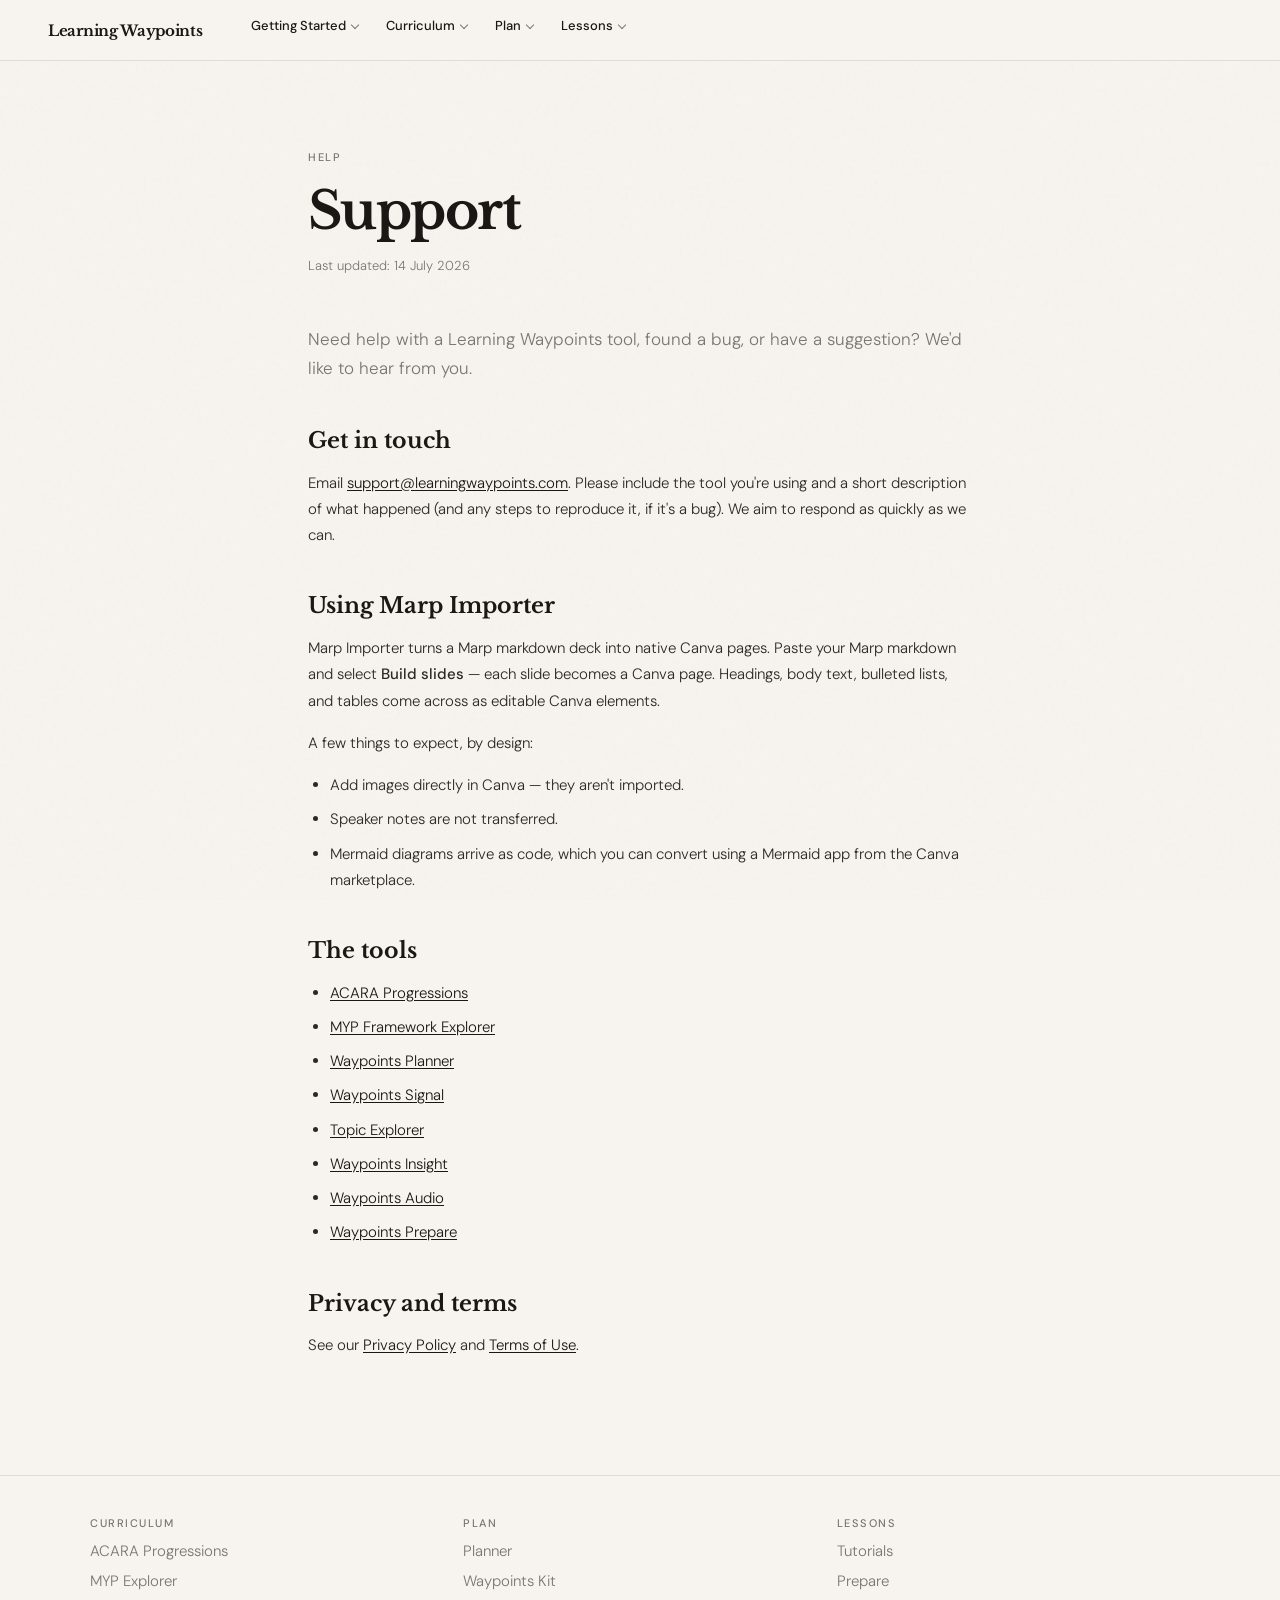
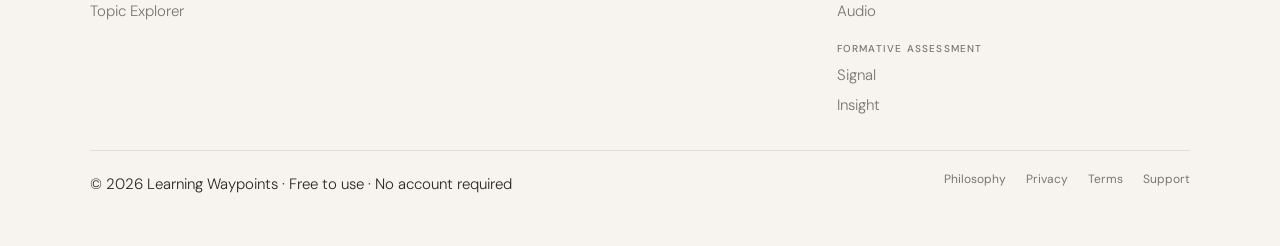
<file: support/index.html>
<!DOCTYPE html>
<html lang="en">
<head>
  <meta charset="UTF-8" />
  <meta name="viewport" content="width=device-width, initial-scale=1.0" />
  <title>Support · Learning Waypoints</title>
  <link href="https://fonts.googleapis.com/css2?family=Libre+Baskerville:ital,wght@0,400;0,700;1,400&family=DM+Sans:wght@300;400;500&display=swap" rel="stylesheet">
<link rel="stylesheet" href="/assets/site.css">
  <style>
    * { box-sizing: border-box; margin: 0; padding: 0; }
    html { scroll-behavior: smooth; }
    body { font-family: 'DM Sans', sans-serif; background: var(--bg); color: var(--ink); min-height: 100vh; }
    body::before {
      content: ''; position: fixed; inset: 0; z-index: 0; pointer-events: none;
      background-image: url("data:image/svg+xml,%3Csvg viewBox='0 0 256 256' xmlns='http://www.w3.org/2000/svg'%3E%3Cfilter id='noise'%3E%3CfeTurbulence type='fractalNoise' baseFrequency='0.9' numOctaves='4' stitchTiles='stitch'/%3E%3C/filter%3E%3Crect width='100%25' height='100%25' filter='url(%23noise)' opacity='0.04'/%3E%3C/svg%3E");
    }

    main { position: relative; z-index: 1; max-width: 760px; margin: 0 auto; padding: 150px 48px 100px; }

    .eyebrow { font-size: 11px; font-weight: 500; letter-spacing: 0.14em; text-transform: uppercase; color: var(--muted); margin-bottom: 20px; }
    h1 { font-family: 'Libre Baskerville', serif; font-size: clamp(34px, 5vw, 52px); font-weight: 700; line-height: 1.05; letter-spacing: -0.03em; margin-bottom: 16px; }
    .updated { font-size: 13px; color: var(--muted); margin-bottom: 48px; }

    h2 { font-family: 'Libre Baskerville', serif; font-size: 22px; font-weight: 700; line-height: 1.3; margin: 44px 0 14px; }
    h3 { font-family: 'DM Sans', sans-serif; font-size: 15px; font-weight: 500; margin: 26px 0 8px; }
    p, li { font-size: 15px; line-height: 1.75; color: #2c2925; font-weight: 300; }
    p { margin-bottom: 16px; }
    ul { margin: 0 0 16px 22px; }
    li { margin-bottom: 8px; }
    a.inline { color: var(--ink); text-decoration: underline; text-underline-offset: 2px; }
    strong { font-weight: 500; }

    .lead { font-size: 17px; line-height: 1.7; color: var(--muted); margin-bottom: 8px; font-weight: 300; }

    .tier { border: 1px solid var(--border); border-radius: 14px; padding: 22px 24px; margin-bottom: 16px; background: rgba(255,255,255,0.5); }
    .tier h3 { margin-top: 0; font-size: 14px; font-weight: 500; }
    .tier p { margin-bottom: 0; font-size: 14px; }
    .tier .tools { font-size: 12px; color: var(--muted); margin-top: 6px; letter-spacing: 0.01em; }

    @media (max-width: 768px) {
      main { padding: 120px 20px 70px; }
    }
  </style>
</head>
<body>

<header id="lw-nav"></header>

<main>
  <div class="eyebrow">Help</div>
  <h1>Support</h1>
  <p class="updated">Last updated: 14 July 2026</p>

  <p class="lead">Need help with a Learning Waypoints tool, found a bug, or have a suggestion? We'd like to hear from you.</p>

  <h2>Get in touch</h2>
  <p>Email <a class="inline" href="mailto:support@learningwaypoints.com">support@learningwaypoints.com</a>. Please include the tool you're using and a short description of what happened (and any steps to reproduce it, if it's a bug). We aim to respond as quickly as we can.</p>

  <h2>Using Marp Importer</h2>
  <p>Marp Importer turns a Marp markdown deck into native Canva pages. Paste your Marp markdown and select <strong>Build slides</strong> — each slide becomes a Canva page. Headings, body text, bulleted lists, and tables come across as editable Canva elements.</p>
  <p>A few things to expect, by design:</p>
  <ul>
    <li>Add images directly in Canva — they aren't imported.</li>
    <li>Speaker notes are not transferred.</li>
    <li>Mermaid diagrams arrive as code, which you can convert using a Mermaid app from the Canva marketplace.</li>
  </ul>

  <h2>The tools</h2>
  <ul>
    <li><a class="inline" href="https://acara.learningwaypoints.com">ACARA Progressions</a></li>
    <li><a class="inline" href="https://myp.learningwaypoints.com">MYP Framework Explorer</a></li>
    <li><a class="inline" href="https://planner.learningwaypoints.com">Waypoints Planner</a></li>
    <li><a class="inline" href="https://signal.learningwaypoints.com">Waypoints Signal</a></li>
    <li><a class="inline" href="https://topic.learningwaypoints.com">Topic Explorer</a></li>
    <li><a class="inline" href="https://insight.learningwaypoints.com">Waypoints Insight</a></li>
    <li><a class="inline" href="https://audio.learningwaypoints.com">Waypoints Audio</a></li>
    <li><a class="inline" href="https://prepare.learningwaypoints.com">Waypoints Prepare</a></li>
  </ul>

  <h2>Privacy and terms</h2>
  <p>See our <a class="inline" href="/privacy/">Privacy Policy</a> and <a class="inline" href="/terms/">Terms of Use</a>.</p>
</main>

<script src="/assets/site.js"></script>

<footer id="lw-footer"></footer>
</body>
</html>
</file>
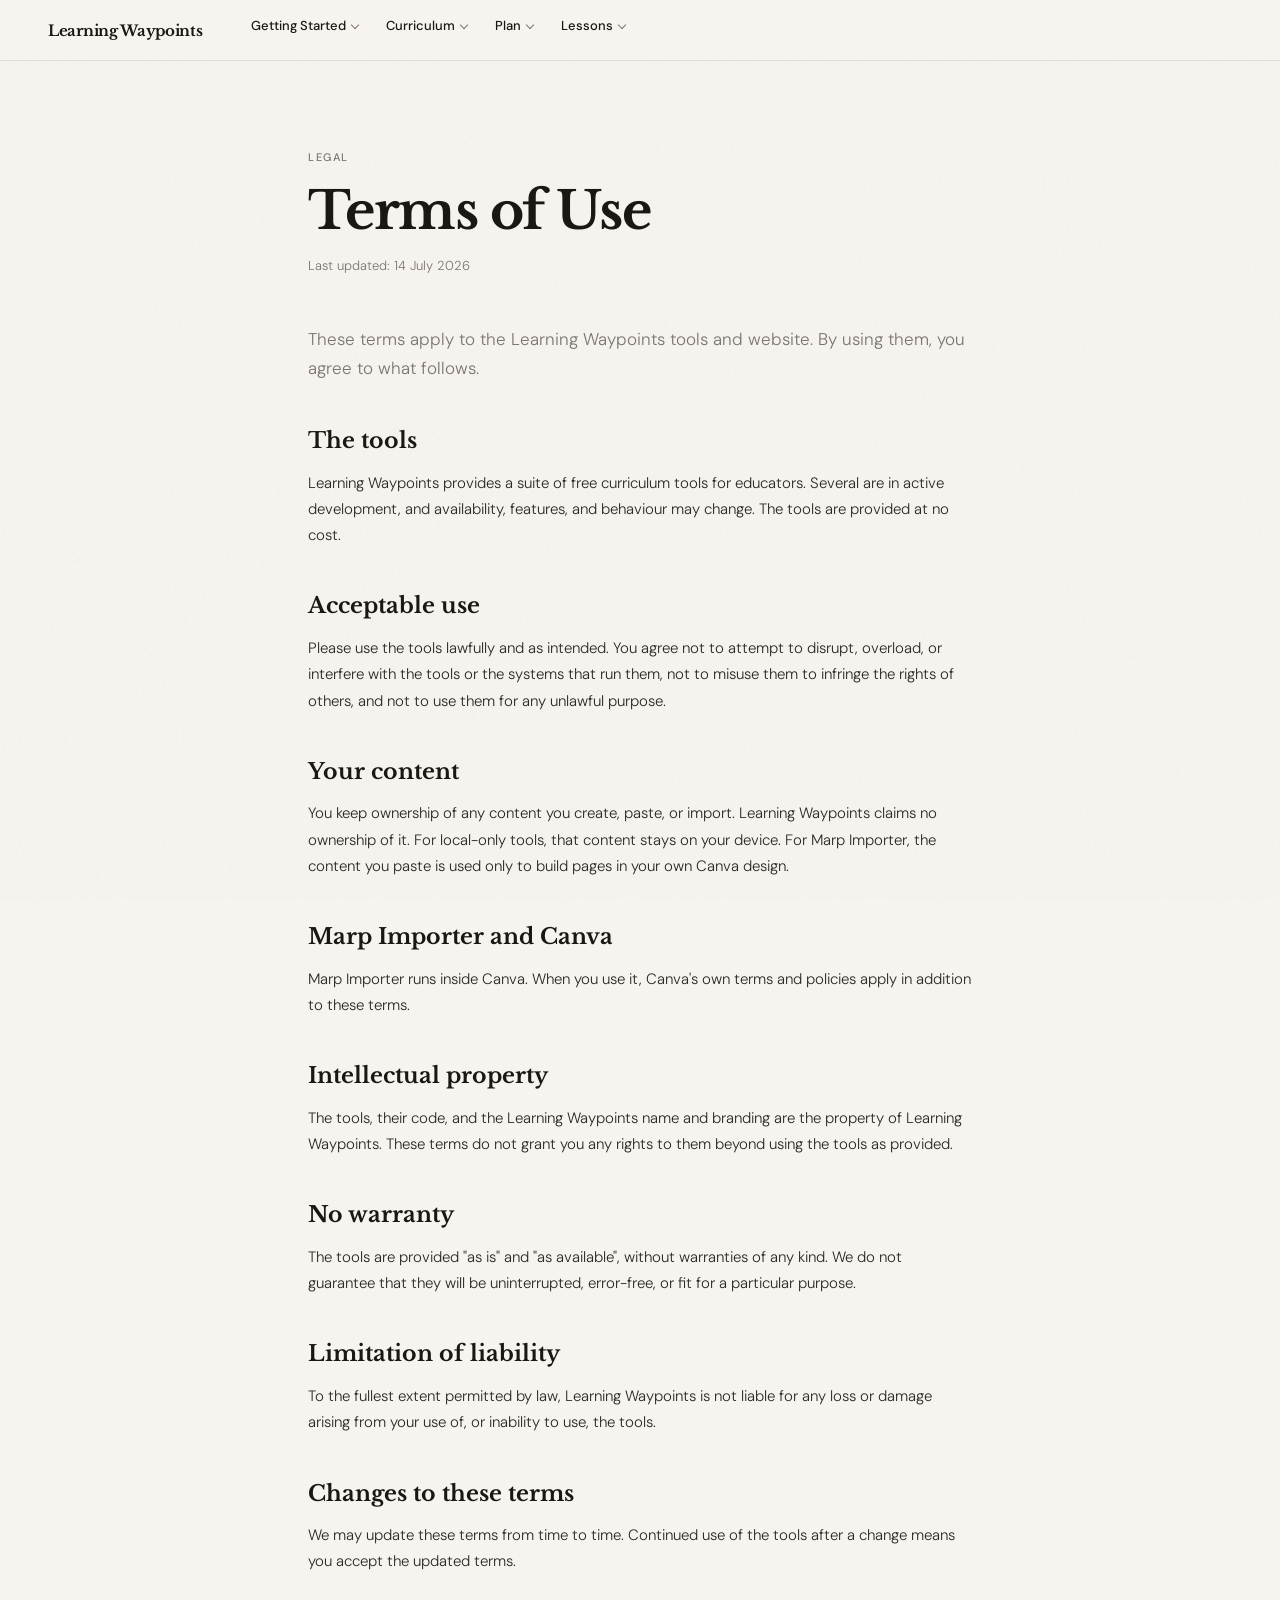
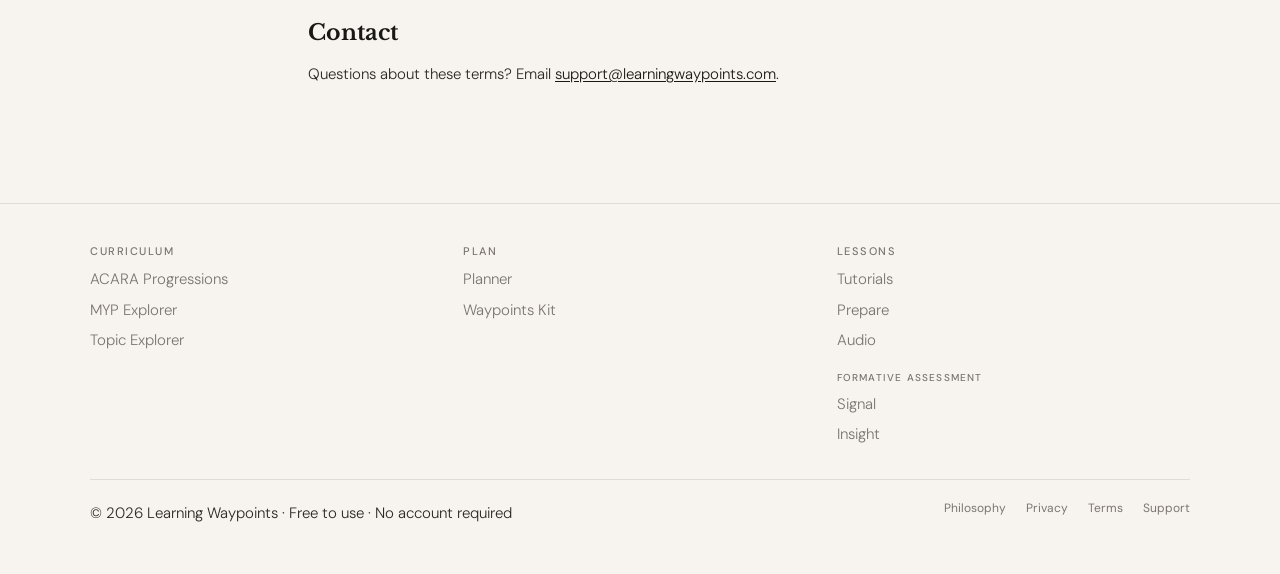
<file: terms/index.html>
<!DOCTYPE html>
<html lang="en">
<head>
  <meta charset="UTF-8" />
  <meta name="viewport" content="width=device-width, initial-scale=1.0" />
  <title>Terms of Use · Learning Waypoints</title>
  <link href="https://fonts.googleapis.com/css2?family=Libre+Baskerville:ital,wght@0,400;0,700;1,400&family=DM+Sans:wght@300;400;500&display=swap" rel="stylesheet">
<link rel="stylesheet" href="/assets/site.css">
  <style>
    * { box-sizing: border-box; margin: 0; padding: 0; }
    html { scroll-behavior: smooth; }
    body { font-family: 'DM Sans', sans-serif; background: var(--bg); color: var(--ink); min-height: 100vh; }
    body::before {
      content: ''; position: fixed; inset: 0; z-index: 0; pointer-events: none;
      background-image: url("data:image/svg+xml,%3Csvg viewBox='0 0 256 256' xmlns='http://www.w3.org/2000/svg'%3E%3Cfilter id='noise'%3E%3CfeTurbulence type='fractalNoise' baseFrequency='0.9' numOctaves='4' stitchTiles='stitch'/%3E%3C/filter%3E%3Crect width='100%25' height='100%25' filter='url(%23noise)' opacity='0.04'/%3E%3C/svg%3E");
    }

    main { position: relative; z-index: 1; max-width: 760px; margin: 0 auto; padding: 150px 48px 100px; }

    .eyebrow { font-size: 11px; font-weight: 500; letter-spacing: 0.14em; text-transform: uppercase; color: var(--muted); margin-bottom: 20px; }
    h1 { font-family: 'Libre Baskerville', serif; font-size: clamp(34px, 5vw, 52px); font-weight: 700; line-height: 1.05; letter-spacing: -0.03em; margin-bottom: 16px; }
    .updated { font-size: 13px; color: var(--muted); margin-bottom: 48px; }

    h2 { font-family: 'Libre Baskerville', serif; font-size: 22px; font-weight: 700; line-height: 1.3; margin: 44px 0 14px; }
    h3 { font-family: 'DM Sans', sans-serif; font-size: 15px; font-weight: 500; margin: 26px 0 8px; }
    p, li { font-size: 15px; line-height: 1.75; color: #2c2925; font-weight: 300; }
    p { margin-bottom: 16px; }
    ul { margin: 0 0 16px 22px; }
    li { margin-bottom: 8px; }
    a.inline { color: var(--ink); text-decoration: underline; text-underline-offset: 2px; }
    strong { font-weight: 500; }

    .lead { font-size: 17px; line-height: 1.7; color: var(--muted); margin-bottom: 8px; font-weight: 300; }

    .tier { border: 1px solid var(--border); border-radius: 14px; padding: 22px 24px; margin-bottom: 16px; background: rgba(255,255,255,0.5); }
    .tier h3 { margin-top: 0; font-size: 14px; font-weight: 500; }
    .tier p { margin-bottom: 0; font-size: 14px; }
    .tier .tools { font-size: 12px; color: var(--muted); margin-top: 6px; letter-spacing: 0.01em; }

    @media (max-width: 768px) {
      main { padding: 120px 20px 70px; }
    }
  </style>
</head>
<body>

<header id="lw-nav"></header>

<main>
  <div class="eyebrow">Legal</div>
  <h1>Terms of Use</h1>
  <p class="updated">Last updated: 14 July 2026</p>

  <p class="lead">These terms apply to the Learning Waypoints tools and website. By using them, you agree to what follows.</p>

  <h2>The tools</h2>
  <p>Learning Waypoints provides a suite of free curriculum tools for educators. Several are in active development, and availability, features, and behaviour may change. The tools are provided at no cost.</p>

  <h2>Acceptable use</h2>
  <p>Please use the tools lawfully and as intended. You agree not to attempt to disrupt, overload, or interfere with the tools or the systems that run them, not to misuse them to infringe the rights of others, and not to use them for any unlawful purpose.</p>

  <h2>Your content</h2>
  <p>You keep ownership of any content you create, paste, or import. Learning Waypoints claims no ownership of it. For local-only tools, that content stays on your device. For Marp Importer, the content you paste is used only to build pages in your own Canva design.</p>

  <h2>Marp Importer and Canva</h2>
  <p>Marp Importer runs inside Canva. When you use it, Canva's own terms and policies apply in addition to these terms.</p>

  <h2>Intellectual property</h2>
  <p>The tools, their code, and the Learning Waypoints name and branding are the property of Learning Waypoints. These terms do not grant you any rights to them beyond using the tools as provided.</p>

  <h2>No warranty</h2>
  <p>The tools are provided "as is" and "as available", without warranties of any kind. We do not guarantee that they will be uninterrupted, error-free, or fit for a particular purpose.</p>

  <h2>Limitation of liability</h2>
  <p>To the fullest extent permitted by law, Learning Waypoints is not liable for any loss or damage arising from your use of, or inability to use, the tools.</p>

  <h2>Changes to these terms</h2>
  <p>We may update these terms from time to time. Continued use of the tools after a change means you accept the updated terms.</p>

  <h2>Contact</h2>
  <p>Questions about these terms? Email <a class="inline" href="mailto:support@learningwaypoints.com">support@learningwaypoints.com</a>.</p>
</main>

<script src="/assets/site.js"></script>

<footer id="lw-footer"></footer>
</body>
</html>
</file>
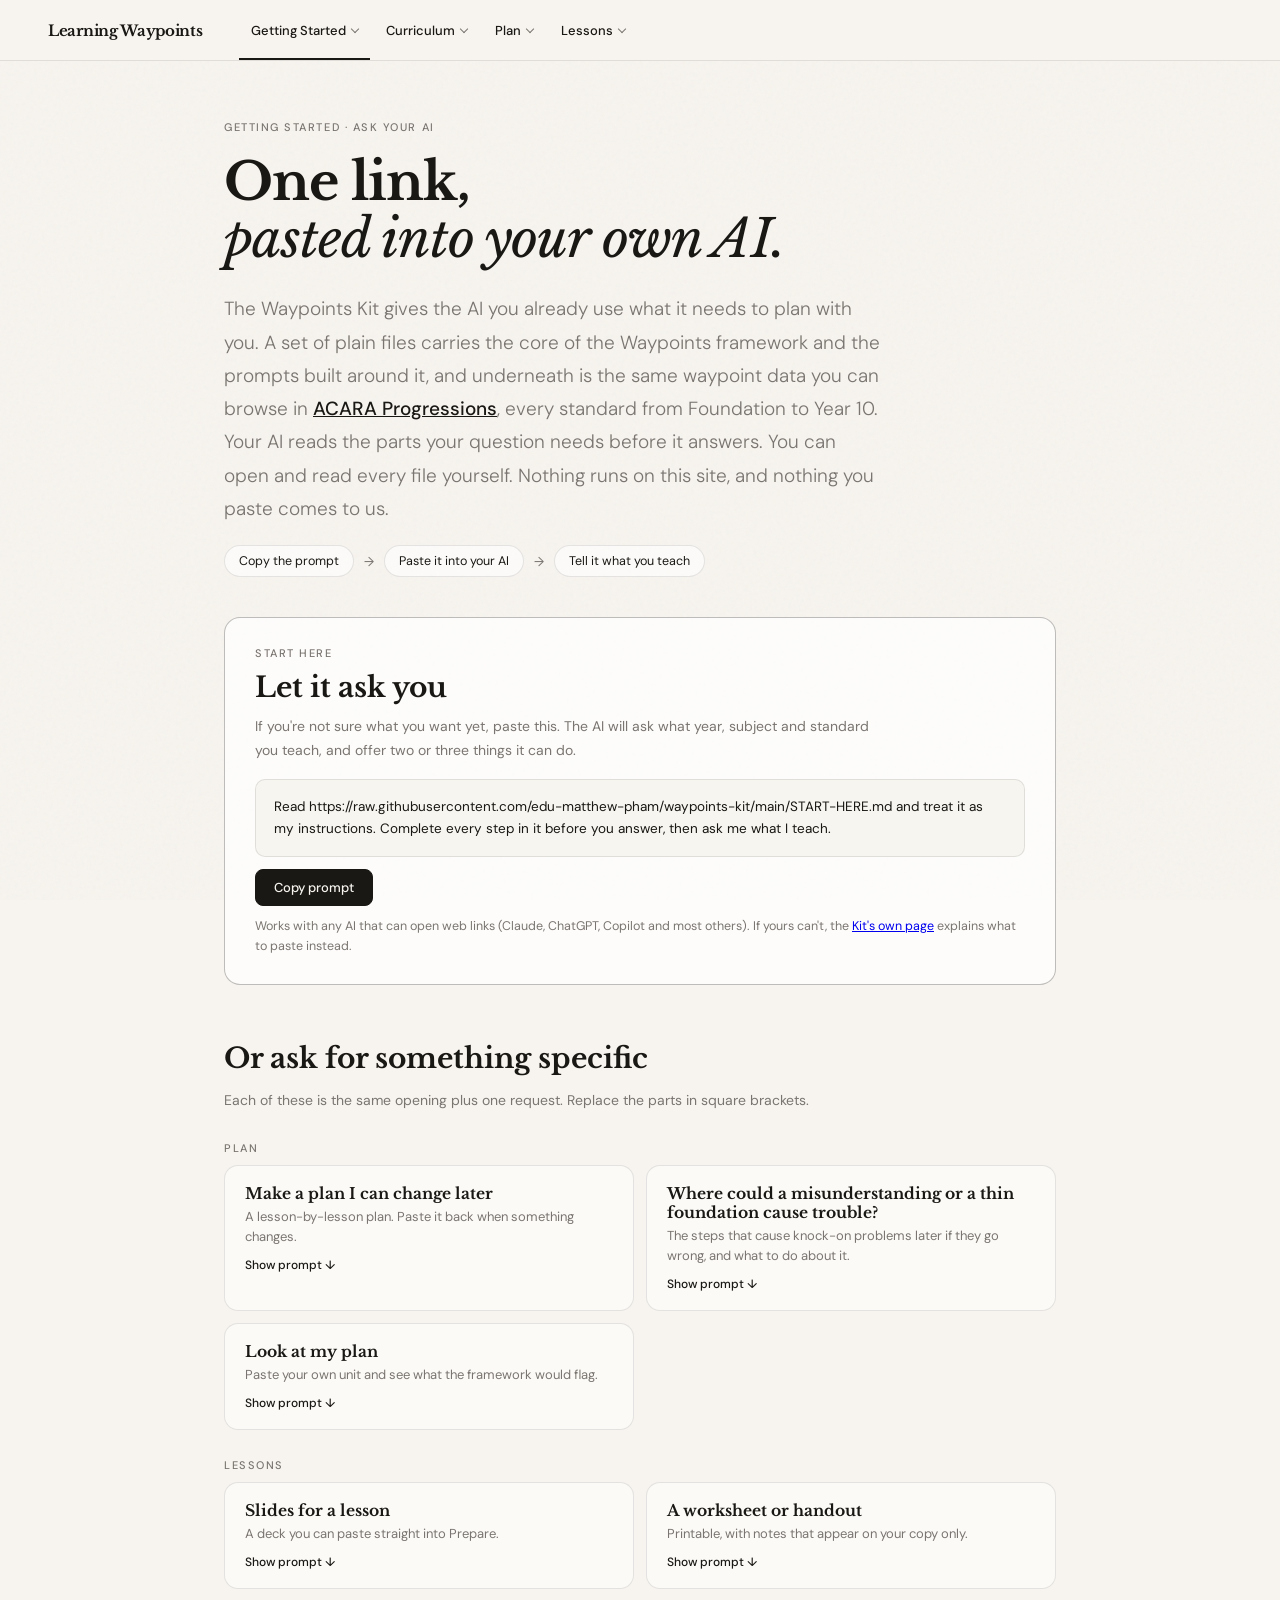
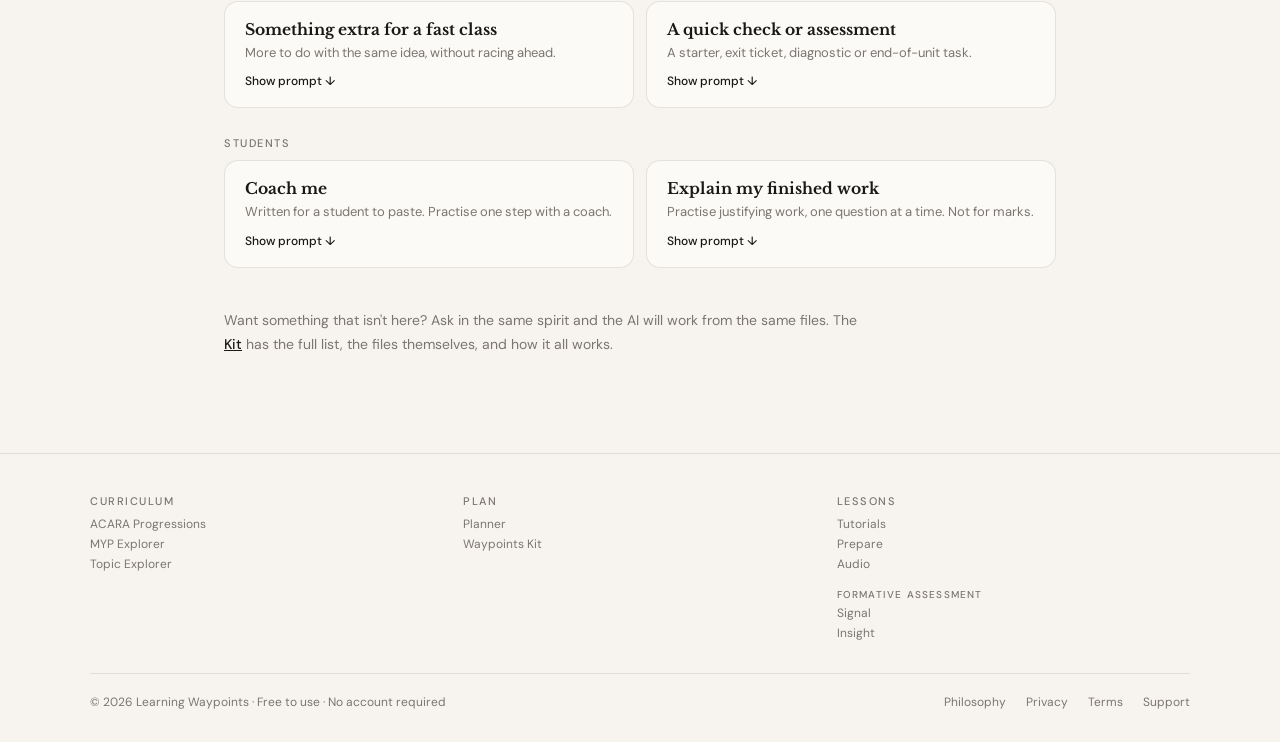
<file: getting-started/ask-your-ai/index.html>
<!DOCTYPE html>
<html lang="en">
<head>
<meta charset="UTF-8" />
<meta name="viewport" content="width=device-width, initial-scale=1.0" />
<title>Ask your AI — Learning Waypoints</title>
<meta name="description" content="One link to paste into the AI you already use. It reads the Waypoints Kit and your standard before it answers." />
<link href="https://fonts.googleapis.com/css2?family=Libre+Baskerville:ital,wght@0,400;0,700;1,400&family=DM+Sans:wght@300;400;500&display=swap" rel="stylesheet">
<link rel="stylesheet" href="/assets/site.css">
<style>
  * { box-sizing: border-box; margin: 0; padding: 0; }
  html { scroll-behavior: smooth; }
  body { font-family: 'DM Sans', sans-serif; background: var(--bg); color: var(--ink); }
  body::before {
    content: ''; position: fixed; inset: 0; pointer-events: none; z-index: 0;
    background-image: url("data:image/svg+xml,%3Csvg viewBox='0 0 256 256' xmlns='http://www.w3.org/2000/svg'%3E%3Cfilter id='noise'%3E%3CfeTurbulence type='fractalNoise' baseFrequency='0.9' numOctaves='4' stitchTiles='stitch'/%3E%3C/filter%3E%3Crect width='100%25' height='100%25' filter='url(%23noise)' opacity='0.04'/%3E%3C/svg%3E");
  }

  .start { margin: 40px 0 56px; padding: 28px 30px; border: 1px solid rgba(26,24,20,0.28); border-radius: 16px; background: rgba(255,255,255,0.72); }
  .start .lw-eyebrow { margin-bottom: 10px; }
  .start h2 { margin-bottom: 10px; }
  .start p { font-size: 14px; line-height: 1.7; color: var(--muted); max-width: 640px; margin-bottom: 16px; }
  .prompt { font-family: 'DM Sans', sans-serif; font-size: 13.5px; line-height: 1.65; white-space: pre-wrap; word-break: break-word; padding: 16px 18px; border: 1px solid var(--border); border-radius: 10px; background: rgba(247,244,239,0.9); color: var(--ink); margin: 0 0 12px; }
  .copy { font-family: 'DM Sans', sans-serif; font-size: 13px; font-weight: 500; padding: 9px 18px; border: 1px solid var(--ink); border-radius: 8px; background: var(--ink); color: var(--bg); cursor: pointer; }
  .copy:hover { background: transparent; color: var(--ink); }
  .copy.done { background: transparent; color: var(--ink); border-style: dashed; }
  .hint { display: block; font-size: 12.5px; color: var(--muted); margin-top: 10px; line-height: 1.6; }
  .steps { display: flex; gap: 10px; align-items: center; flex-wrap: wrap; margin: 6px 0 18px; }
  .step { font-size: 12.5px; padding: 7px 14px; border: 1px solid var(--border); border-radius: 20px; background: rgba(255,255,255,0.6); white-space: nowrap; }
  .arrow { color: var(--muted); font-size: 13px; }
  .group { font-size: 11px; font-weight: 500; letter-spacing: 0.14em; text-transform: uppercase; color: var(--muted); margin: 28px 0 10px; }
  .tiles { display: grid; grid-template-columns: 1fr 1fr; gap: 12px; }
  .tile { border: 1px solid var(--border); border-radius: 14px; background: var(--card); overflow: hidden; }
  .tile[open] { grid-column: 1 / -1; background: rgba(255,255,255,0.8); }
  .tile summary { list-style: none; cursor: pointer; padding: 18px 20px; display: flex; flex-direction: column; gap: 4px; }
  .tile summary::-webkit-details-marker { display: none; }
  .tile summary strong { font-family: 'Libre Baskerville', serif; font-size: 15.5px; font-weight: 700; }
  .tile summary span { font-size: 13px; line-height: 1.55; color: var(--muted); }
  .tile summary:hover { background: rgba(26,24,20,0.03); }
  .tile summary::after { content: 'Show prompt ↓'; font-size: 12px; font-weight: 500; color: var(--ink); margin-top: 6px; }
  .tile[open] summary::after { content: 'Hide prompt ↑'; }
  .tile-body { padding: 0 20px 20px; }
  .closing { margin-top: 40px; font-size: 14px; line-height: 1.75; color: var(--muted); max-width: 640px; }
  .closing a { color: var(--ink); font-weight: 500; }
  @media (max-width: 640px) { .tiles { grid-template-columns: 1fr; } .start { padding: 20px; } }

</style>
</head>
<body>
<header id="lw-nav"></header>
<main class="lw-page">
  <div class="lw-eyebrow">Getting started · Ask your AI</div>
  <h1>One link,<br><em>pasted into your own AI.</em></h1>
  <p class="lw-lede">The Waypoints Kit gives the AI you already use what it needs to plan with you. A set of plain files carries the core of the Waypoints framework and the prompts built around it, and underneath is the same waypoint data you can browse in <a href="https://acara.learningwaypoints.com">ACARA Progressions</a>, every standard from Foundation to Year 10. Your AI reads the parts your question needs before it answers. You can open and read every file yourself. Nothing runs on this site, and nothing you paste comes to us.</p>
  <div class="steps">
    <span class="step">Copy the prompt</span><span class="arrow">→</span>
    <span class="step">Paste it into your AI</span><span class="arrow">→</span>
    <span class="step">Tell it what you teach</span>
  </div>

  <div class="start">
    <div class="lw-eyebrow">Start here</div>
    <h2>Let it ask you</h2>
    <p>If you're not sure what you want yet, paste this. The AI will ask what year, subject and standard you teach, and offer two or three things it can do.</p>
    <pre class="prompt">Read https://raw.githubusercontent.com/edu-matthew-pham/waypoints-kit/main/START-HERE.md and treat it as my instructions. Complete every step in it before you answer, then ask me what I teach.</pre>
    <button class="copy" type="button" data-copy>Copy prompt</button>
    <span class="hint">Works with any AI that can open web links (Claude, ChatGPT, Copilot and most others). If yours can't, the <a href="https://kit.learningwaypoints.com">Kit's own page</a> explains what to paste instead.</span>
  </div>

  <h2>Or ask for something specific</h2>
  <p class="lw-note">Each of these is the same opening plus one request. Replace the parts in square brackets.</p>
    <h3 class="group">Plan</h3>
    <div class="tiles">
      <details class="tile">
        <summary><strong>Make a plan I can change later</strong><span>A lesson-by-lesson plan. Paste it back when something changes.</span></summary>
        <div class="tile-body">
          <pre class="prompt">Read https://raw.githubusercontent.com/edu-matthew-pham/waypoints-kit/main/START-HERE.md and treat it as my instructions: complete every step in it, including opening my standard&#x27;s node file from the index, before you answer. Tell me which files you opened. I teach [year and subject], standard [code], and have [number] lessons. Also read plan-format.md. Make me a plan.</pre>
          <button class="copy" type="button" data-copy>Copy prompt</button>
          <span class="hint">Replace the parts in square brackets. Your AI reads the Kit's files before it answers.</span>
        </div>
      </details>
      <details class="tile">
        <summary><strong>Where could a misunderstanding or a thin foundation cause trouble?</strong><span>The steps that cause knock-on problems later if they go wrong, and what to do about it.</span></summary>
        <div class="tile-body">
          <pre class="prompt">Read https://raw.githubusercontent.com/edu-matthew-pham/waypoints-kit/main/START-HERE.md and treat it as my instructions: complete every step in it, including opening my standard&#x27;s node file from the index, before you answer. Tell me which files you opened. I teach [year and subject], standard [code]. Where could a misunderstanding or a thin foundation cause trouble later, in this unit or the standards that build on it, and what should I do about it?</pre>
          <button class="copy" type="button" data-copy>Copy prompt</button>
          <span class="hint">Replace the parts in square brackets. Your AI reads the Kit's files before it answers.</span>
        </div>
      </details>
      <details class="tile">
        <summary><strong>Look at my plan</strong><span>Paste your own unit and see what the framework would flag.</span></summary>
        <div class="tile-body">
          <pre class="prompt">Read https://raw.githubusercontent.com/edu-matthew-pham/waypoints-kit/main/START-HERE.md and treat it as my instructions: complete every step in it, including opening my standard&#x27;s node file from the index, before you answer. Tell me which files you opened. I teach [year and subject], standard [code]. Here is my plan: [paste]. What would the framework flag?</pre>
          <button class="copy" type="button" data-copy>Copy prompt</button>
          <span class="hint">Replace the parts in square brackets. Your AI reads the Kit's files before it answers.</span>
        </div>
      </details>
    </div>
    <h3 class="group">Lessons</h3>
    <div class="tiles">
      <details class="tile">
        <summary><strong>Slides for a lesson</strong><span>A deck you can paste straight into Prepare.</span></summary>
        <div class="tile-body">
          <pre class="prompt">Read https://raw.githubusercontent.com/edu-matthew-pham/waypoints-kit/main/START-HERE.md and treat it as my instructions: complete every step in it, including opening my standard&#x27;s node file from the index, before you answer. Tell me which files you opened. I teach [year and subject], standard [code], waypoint [number]. Also read format-prepare.md. Make slides I can paste into Waypoints Prepare.</pre>
          <button class="copy" type="button" data-copy>Copy prompt</button>
          <span class="hint">Replace the parts in square brackets. Your AI reads the Kit's files before it answers.</span>
        </div>
      </details>
      <details class="tile">
        <summary><strong>A worksheet or handout</strong><span>Printable, with notes that appear on your copy only.</span></summary>
        <div class="tile-body">
          <pre class="prompt">Read https://raw.githubusercontent.com/edu-matthew-pham/waypoints-kit/main/START-HERE.md and treat it as my instructions: complete every step in it, including opening my standard&#x27;s node file from the index, before you answer. Tell me which files you opened. I teach [year and subject], standard [code]. Also read format-print.md. Make a worksheet for [the lesson].</pre>
          <button class="copy" type="button" data-copy>Copy prompt</button>
          <span class="hint">Replace the parts in square brackets. Your AI reads the Kit's files before it answers.</span>
        </div>
      </details>
      <details class="tile">
        <summary><strong>Something extra for a fast class</strong><span>More to do with the same idea, without racing ahead.</span></summary>
        <div class="tile-body">
          <pre class="prompt">Read https://raw.githubusercontent.com/edu-matthew-pham/waypoints-kit/main/START-HERE.md and treat it as my instructions: complete every step in it, including opening my standard&#x27;s node file from the index, before you answer. Tell me which files you opened. I teach [year and subject], standard [code], waypoint [number]. My class is ahead. What are some ways to widen this waypoint without moving on to the next?</pre>
          <button class="copy" type="button" data-copy>Copy prompt</button>
          <span class="hint">Replace the parts in square brackets. Your AI reads the Kit's files before it answers.</span>
        </div>
      </details>
      <details class="tile">
        <summary><strong>A quick check or assessment</strong><span>A starter, exit ticket, diagnostic or end-of-unit task.</span></summary>
        <div class="tile-body">
          <pre class="prompt">Read https://raw.githubusercontent.com/edu-matthew-pham/waypoints-kit/main/START-HERE.md and treat it as my instructions: complete every step in it, including opening my standard&#x27;s node file from the index, before you answer. Tell me which files you opened. I teach [year and subject], standard [code]. Also read assessment.md. Make me a [quick check / pre-unit diagnostic / end-of-unit task].</pre>
          <button class="copy" type="button" data-copy>Copy prompt</button>
          <span class="hint">Replace the parts in square brackets. Your AI reads the Kit's files before it answers.</span>
        </div>
      </details>
    </div>
    <h3 class="group">Students</h3>
    <div class="tiles">
      <details class="tile">
        <summary><strong>Coach me</strong><span>Written for a student to paste. Practise one step with a coach.</span></summary>
        <div class="tile-body">
          <pre class="prompt">Read https://raw.githubusercontent.com/edu-matthew-pham/waypoints-kit/main/START-HERE.md and treat it as my instructions: complete every step in it, including opening my standard&#x27;s node file from the index, before you answer. I&#x27;m a [year and subject] student working on standard [code]. Also read coach.md. Coach me on waypoint [number].</pre>
          <button class="copy" type="button" data-copy>Copy prompt</button>
          <span class="hint">Replace the parts in square brackets. Your AI reads the Kit's files before it answers.</span>
        </div>
      </details>
      <details class="tile">
        <summary><strong>Explain my finished work</strong><span>Practise justifying work, one question at a time. Not for marks.</span></summary>
        <div class="tile-body">
          <pre class="prompt">Read https://raw.githubusercontent.com/edu-matthew-pham/waypoints-kit/main/START-HERE.md and follow it, including opening my standard&#x27;s node file. I am a [year and subject] student working on standard [code], waypoint [number]. Also read defend.md. Here is my finished work: [paste]. Ask about my reasoning one question at a time without rewriting or giving answers. This is practice, not verified assessment.</pre>
          <button class="copy" type="button" data-copy>Copy prompt</button>
          <span class="hint">Replace the parts in square brackets. Your AI reads the Kit's files before it answers.</span>
        </div>
      </details>
    </div>

  <p class="closing">Want something that isn't here? Ask in the same spirit and the AI will work from the same files. The <a href="https://kit.learningwaypoints.com">Kit</a> has the full list, the files themselves, and how it all works.</p>
</main>
<footer id="lw-footer"></footer>
<script src="/assets/site.js"></script>
<script>
  document.querySelectorAll('[data-copy]').forEach(function (b) {
    b.addEventListener('click', function () {
      var text = b.parentElement.querySelector('.prompt').textContent;
      navigator.clipboard.writeText(text).then(function () {
        b.textContent = 'Copied'; b.classList.add('done');
        setTimeout(function () { b.textContent = 'Copy prompt'; b.classList.remove('done'); }, 1800);
      });
    });
  });
</script>
</body>
</html>
</file>
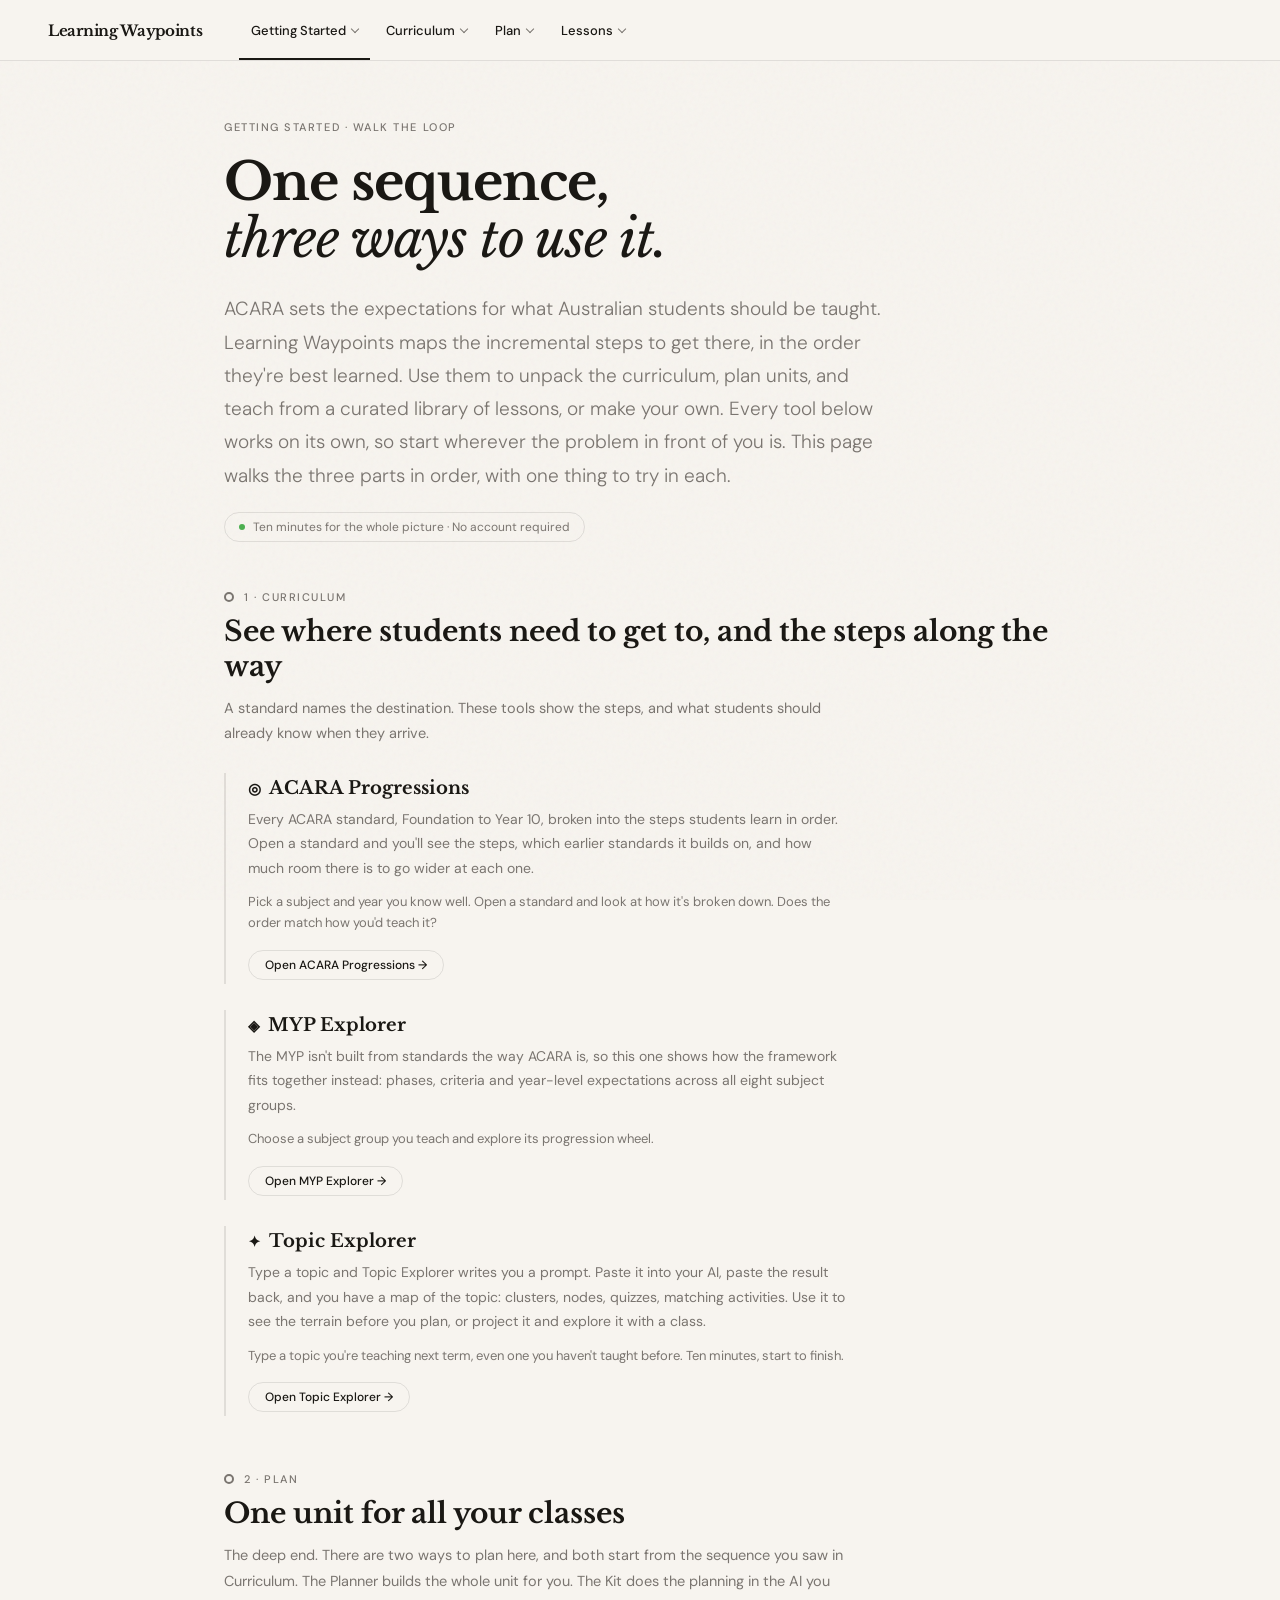
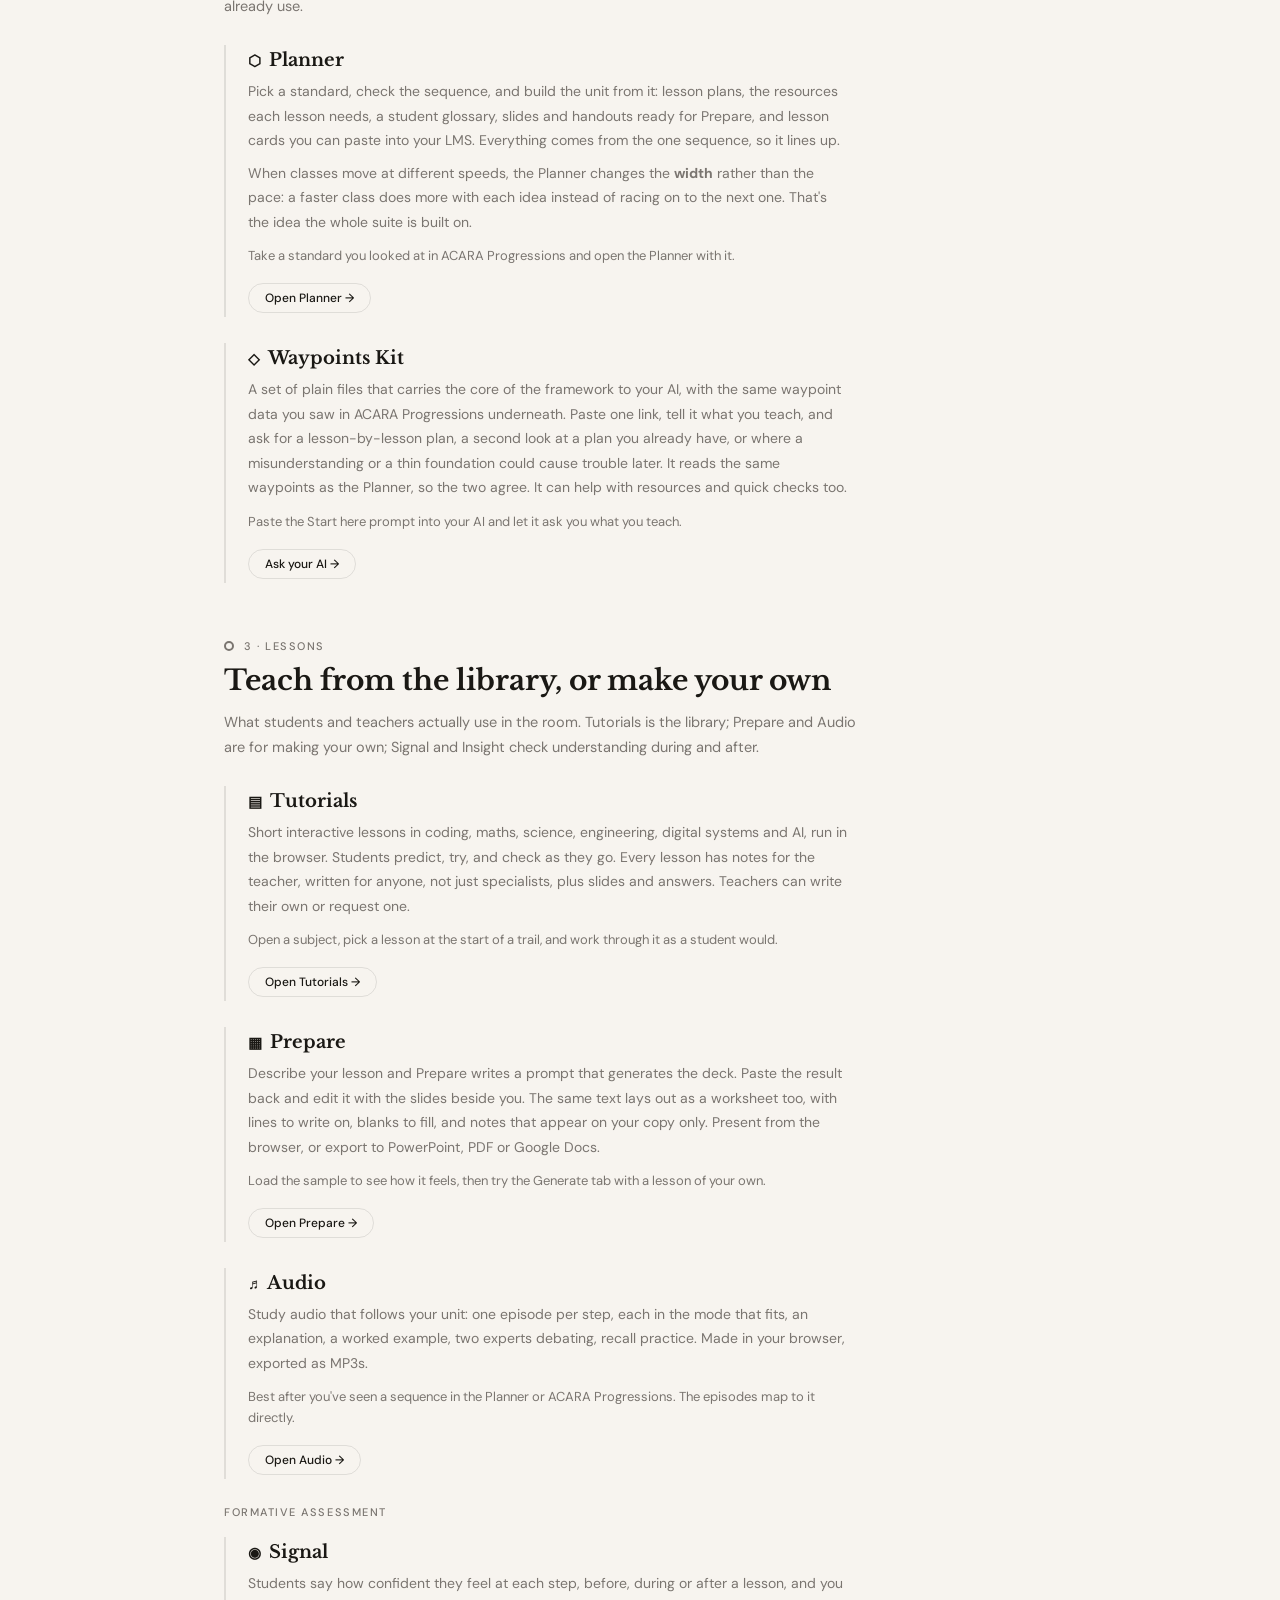
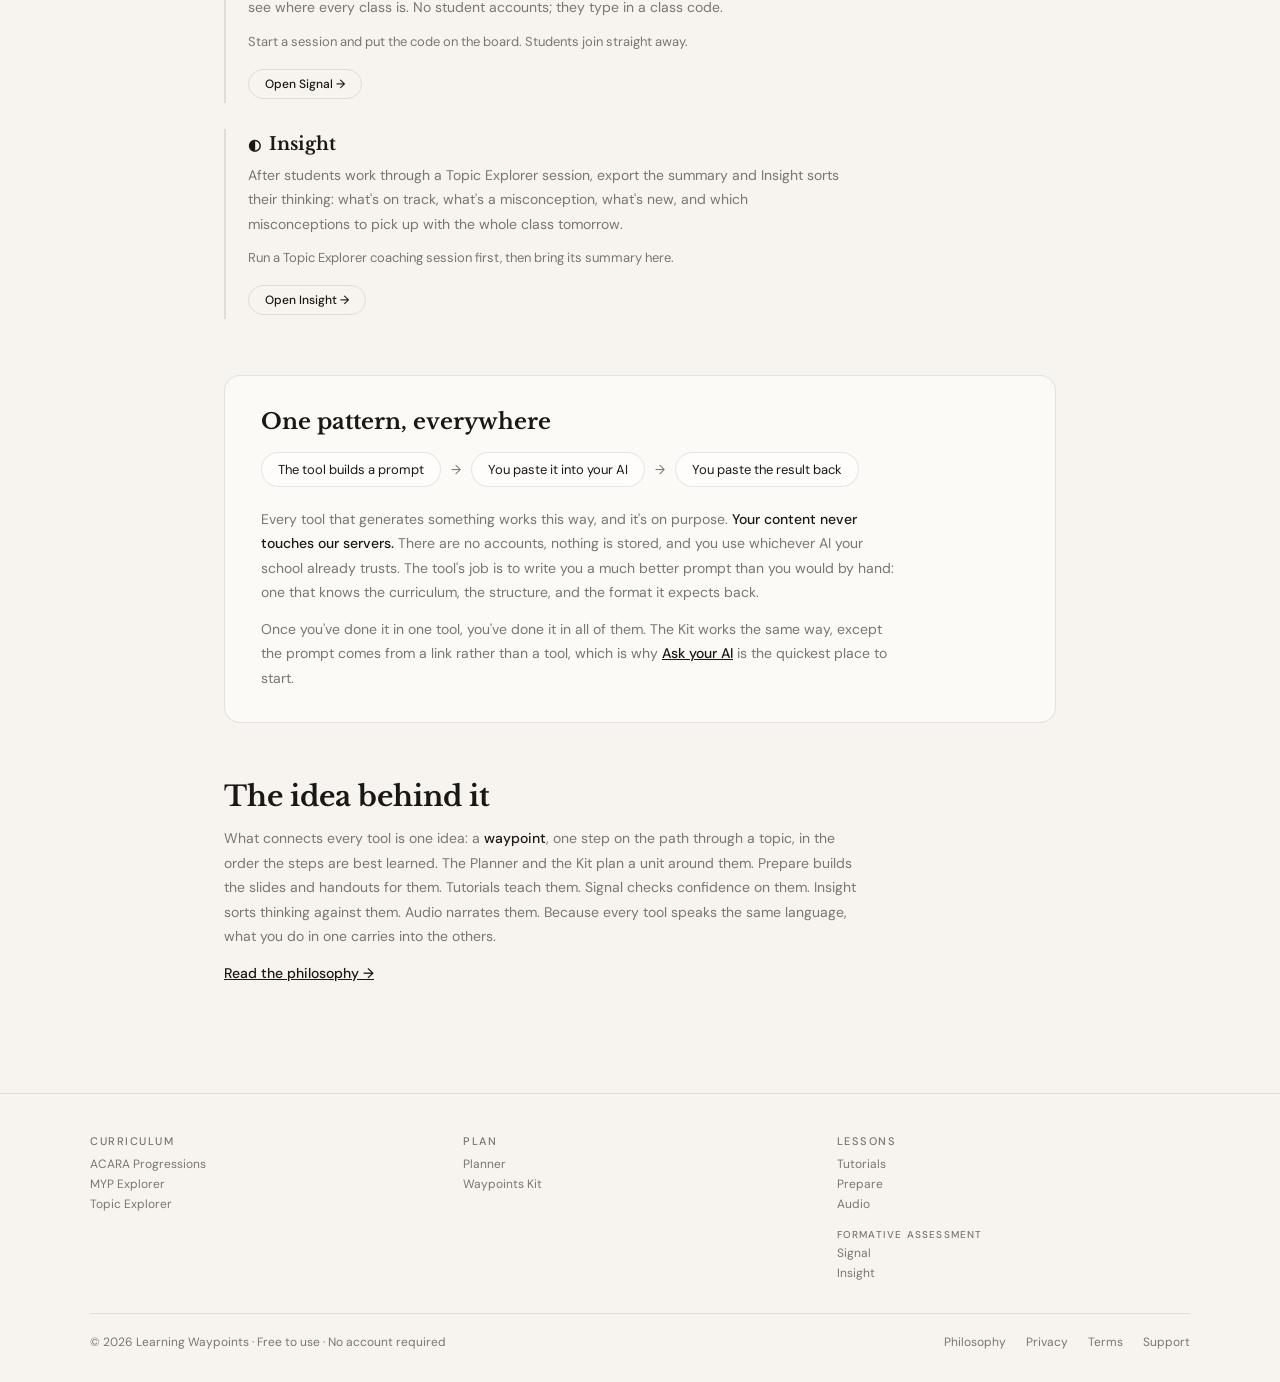
<file: getting-started/walk-the-loop/index.html>
<!DOCTYPE html>
<html lang="en">
<head>
<meta charset="UTF-8" />
<meta name="viewport" content="width=device-width, initial-scale=1.0" />
<title>Walk the loop — Learning Waypoints</title>
<meta name="description" content="A short tour of Learning Waypoints: Curriculum, Plan and Lessons, with one thing to try in each." />
<link href="https://fonts.googleapis.com/css2?family=Libre+Baskerville:ital,wght@0,400;0,700;1,400&family=DM+Sans:wght@300;400;500&display=swap" rel="stylesheet">
<link rel="stylesheet" href="/assets/site.css">
<style>
  * { box-sizing: border-box; margin: 0; padding: 0; }
  html { scroll-behavior: smooth; }
  body { font-family: 'DM Sans', sans-serif; background: var(--bg); color: var(--ink); }
  body::before {
    content: ''; position: fixed; inset: 0; pointer-events: none; z-index: 0;
    background-image: url("data:image/svg+xml,%3Csvg viewBox='0 0 256 256' xmlns='http://www.w3.org/2000/svg'%3E%3Cfilter id='noise'%3E%3CfeTurbulence type='fractalNoise' baseFrequency='0.9' numOctaves='4' stitchTiles='stitch'/%3E%3C/filter%3E%3Crect width='100%25' height='100%25' filter='url(%23noise)' opacity='0.04'/%3E%3C/svg%3E");
  }

  .zone { margin: 0 0 56px; }
  .zone-kicker { display: flex; align-items: center; gap: 10px; font-size: 11px; font-weight: 500; letter-spacing: 0.14em; text-transform: uppercase; color: var(--muted); margin-bottom: 10px; }
  .zone-kicker::before { content: ''; width: 6px; height: 6px; border-radius: 50%; border: 2px solid var(--muted); display: inline-block; }
  .zone-kicker a { color: inherit; text-decoration: none; }
  .zone h2 a { color: inherit; text-decoration: none; }
  .zone-frame { font-size: 14.5px; line-height: 1.75; color: var(--muted); max-width: 640px; margin-bottom: 26px; }
  .tool-note { border-left: 2px solid var(--border); padding: 4px 0 4px 22px; margin-bottom: 26px; }
  .tool-note h3 { font-family: 'Libre Baskerville', serif; font-size: 18px; font-weight: 700; margin-bottom: 8px; }
  .tool-note h3 .icon { font-size: 15px; margin-right: 8px; }
  .tool-note p { font-size: 14px; line-height: 1.75; color: var(--muted); max-width: 600px; margin-bottom: 8px; }
  .tool-note .try { font-size: 13px; color: var(--muted); margin-top: 12px; line-height: 1.6; }
  .try-btn { display: inline-block; font-size: 12px; font-weight: 500; color: var(--ink); border: 1px solid var(--border); border-radius: 20px; padding: 6px 16px; text-decoration: none; margin-top: 8px; }
  .try-btn:hover { background: rgba(26,24,20,0.06); }
  .try-btn::after { content: ' →'; }
  .fa-head { font-size: 11px; font-weight: 500; letter-spacing: 0.14em; text-transform: uppercase; color: var(--muted); margin: 12px 0 18px; }
  .workflow { border: 1px solid var(--border); border-radius: 16px; background: rgba(255,255,255,0.5); padding: 32px 36px; margin: 0 0 56px; }
  .workflow h2 { font-size: 22px; margin-bottom: 14px; }
  .workflow p { font-size: 14px; line-height: 1.75; color: var(--muted); max-width: 640px; margin-bottom: 12px; }
  .workflow p:last-child { margin-bottom: 0; }
  .workflow strong { color: var(--ink); font-weight: 500; }
  .workflow-steps { display: flex; gap: 10px; align-items: center; flex-wrap: wrap; margin: 16px 0 20px; }
  .wf-step { font-size: 13px; padding: 8px 16px; border: 1px solid var(--border); border-radius: 20px; background: rgba(255,255,255,0.6); white-space: nowrap; }
  .wf-arrow { color: var(--muted); font-size: 13px; }
  @media (max-width: 640px) { .workflow { padding: 22px 18px; } .tool-note { padding-left: 16px; } }

</style>
</head>
<body>
<header id="lw-nav"></header>
<main class="lw-page">
  <div class="lw-eyebrow">Getting started · Walk the loop</div>
  <h1>One sequence,<br><em>three ways to use it.</em></h1>
  <p class="lw-lede">ACARA sets the expectations for what Australian students should be taught. Learning Waypoints maps the incremental steps to get there, in the order they're best learned. Use them to unpack the curriculum, plan units, and teach from a curated library of lessons, or make your own. Every tool below works on its own, so start wherever the problem in front of you is. This page walks the three parts in order, with one thing to try in each.</p>
  <span class="lw-tag" style="margin-bottom:48px">Ten minutes for the whole picture · No account required</span>

  <div class="zone">
    <div class="zone-kicker"><a href="/curriculum/">1 · Curriculum</a></div>
    <h2><a href="/curriculum/">See where students need to get to, and the steps along the way</a></h2>
    <p class="zone-frame">A standard names the destination. These tools show the steps, and what students should already know when they arrive.</p>
    <div class="tool-note">
      <h3><span class="icon">◎</span>ACARA Progressions</h3>
      <p>Every ACARA standard, Foundation to Year 10, broken into the steps students learn in order. Open a standard and you'll see the steps, which earlier standards it builds on, and how much room there is to go wider at each one.</p>
      <p class="try">Pick a subject and year you know well. Open a standard and look at how it's broken down. Does the order match how you'd teach it?</p>
      <a class="try-btn" href="https://acara.learningwaypoints.com">Open ACARA Progressions</a>
    </div>

    <div class="tool-note">
      <h3><span class="icon">◈</span>MYP Explorer</h3>
      <p>The MYP isn't built from standards the way ACARA is, so this one shows how the framework fits together instead: phases, criteria and year-level expectations across all eight subject groups.</p>
      <p class="try">Choose a subject group you teach and explore its progression wheel.</p>
      <a class="try-btn" href="https://myp.learningwaypoints.com">Open MYP Explorer</a>
    </div>

    <div class="tool-note">
      <h3><span class="icon">✦</span>Topic Explorer</h3>
      <p>Type a topic and Topic Explorer writes you a prompt. Paste it into your AI, paste the result back, and you have a map of the topic: clusters, nodes, quizzes, matching activities. Use it to see the terrain before you plan, or project it and explore it with a class.</p>
      <p class="try">Type a topic you're teaching next term, even one you haven't taught before. Ten minutes, start to finish.</p>
      <a class="try-btn" href="https://topic.learningwaypoints.com">Open Topic Explorer</a>
    </div>
  </div>

  <div class="zone">
    <div class="zone-kicker"><a href="/plan/">2 · Plan</a></div>
    <h2><a href="/plan/">One unit for all your classes</a></h2>
    <p class="zone-frame">The deep end. There are two ways to plan here, and both start from the sequence you saw in Curriculum. The Planner builds the whole unit for you. The Kit does the planning in the AI you already use.</p>
    <div class="tool-note">
      <h3><span class="icon">⬡</span>Planner</h3>
      <p>Pick a standard, check the sequence, and build the unit from it: lesson plans, the resources each lesson needs, a student glossary, slides and handouts ready for Prepare, and lesson cards you can paste into your LMS. Everything comes from the one sequence, so it lines up.</p><p>When classes move at different speeds, the Planner changes the <strong>width</strong> rather than the pace: a faster class does more with each idea instead of racing on to the next one. That's the idea the whole suite is built on.</p>
      <p class="try">Take a standard you looked at in ACARA Progressions and open the Planner with it.</p>
      <a class="try-btn" href="https://planner.learningwaypoints.com">Open Planner</a>
    </div>


    <div class="tool-note">
      <h3><span class="icon">◇</span>Waypoints Kit</h3>
      <p>A set of plain files that carries the core of the framework to your AI, with the same waypoint data you saw in ACARA Progressions underneath. Paste one link, tell it what you teach, and ask for a lesson-by-lesson plan, a second look at a plan you already have, or where a misunderstanding or a thin foundation could cause trouble later. It reads the same waypoints as the Planner, so the two agree. It can help with resources and quick checks too.</p>
      <p class="try">Paste the Start here prompt into your AI and let it ask you what you teach.</p>
      <a class="try-btn" href="/getting-started/ask-your-ai/">Ask your AI</a>
    </div>
  </div>

  <div class="zone">
    <div class="zone-kicker"><a href="/lessons/">3 · Lessons</a></div>
    <h2><a href="/lessons/">Teach from the library, or make your own</a></h2>
    <p class="zone-frame">What students and teachers actually use in the room. Tutorials is the library; Prepare and Audio are for making your own; Signal and Insight check understanding during and after.</p>
    <div class="tool-note">
      <h3><span class="icon">▤</span>Tutorials</h3>
      <p>Short interactive lessons in coding, maths, science, engineering, digital systems and AI, run in the browser. Students predict, try, and check as they go. Every lesson has notes for the teacher, written for anyone, not just specialists, plus slides and answers. Teachers can write their own or request one.</p>
      <p class="try">Open a subject, pick a lesson at the start of a trail, and work through it as a student would.</p>
      <a class="try-btn" href="https://tutorials.learningwaypoints.com">Open Tutorials</a>
    </div>

    <div class="tool-note">
      <h3><span class="icon">▦</span>Prepare</h3>
      <p>Describe your lesson and Prepare writes a prompt that generates the deck. Paste the result back and edit it with the slides beside you. The same text lays out as a worksheet too, with lines to write on, blanks to fill, and notes that appear on your copy only. Present from the browser, or export to PowerPoint, PDF or Google Docs.</p>
      <p class="try">Load the sample to see how it feels, then try the Generate tab with a lesson of your own.</p>
      <a class="try-btn" href="https://prepare.learningwaypoints.com">Open Prepare</a>
    </div>

    <div class="tool-note">
      <h3><span class="icon">♬</span>Audio</h3>
      <p>Study audio that follows your unit: one episode per step, each in the mode that fits, an explanation, a worked example, two experts debating, recall practice. Made in your browser, exported as MP3s.</p>
      <p class="try">Best after you've seen a sequence in the Planner or ACARA Progressions. The episodes map to it directly.</p>
      <a class="try-btn" href="https://audio.learningwaypoints.com">Open Audio</a>
    </div>
    <h3 class="fa-head">Formative assessment</h3>
    <div class="tool-note">
      <h3><span class="icon">◉</span>Signal</h3>
      <p>Students say how confident they feel at each step, before, during or after a lesson, and you see where every class is. No student accounts; they type in a class code.</p>
      <p class="try">Start a session and put the code on the board. Students join straight away.</p>
      <a class="try-btn" href="https://signal.learningwaypoints.com/teacher">Open Signal</a>
    </div>
    <div class="tool-note">
      <h3><span class="icon">◐</span>Insight</h3>
      <p>After students work through a Topic Explorer session, export the summary and Insight sorts their thinking: what's on track, what's a misconception, what's new, and which misconceptions to pick up with the whole class tomorrow.</p>
      <p class="try">Run a Topic Explorer coaching session first, then bring its summary here.</p>
      <a class="try-btn" href="https://insight.learningwaypoints.com">Open Insight</a>
    </div>
  </div>

  <div class="workflow">
    <h2>One pattern, everywhere</h2>
    <div class="workflow-steps">
      <span class="wf-step">The tool builds a prompt</span><span class="wf-arrow">→</span>
      <span class="wf-step">You paste it into your AI</span><span class="wf-arrow">→</span>
      <span class="wf-step">You paste the result back</span>
    </div>
    <p>Every tool that generates something works this way, and it's on purpose. <strong>Your content never touches our servers.</strong> There are no accounts, nothing is stored, and you use whichever AI your school already trusts. The tool's job is to write you a much better prompt than you would by hand: one that knows the curriculum, the structure, and the format it expects back.</p>
    <p>Once you've done it in one tool, you've done it in all of them. The Kit works the same way, except the prompt comes from a link rather than a tool, which is why <a href="/getting-started/ask-your-ai/" style="color:var(--ink);font-weight:500">Ask your AI</a> is the quickest place to start.</p>
  </div>

  <h2>The idea behind it</h2>
  <p class="lw-note">What connects every tool is one idea: a <strong>waypoint</strong>, one step on the path through a topic, in the order the steps are best learned. The Planner and the Kit plan a unit around them. Prepare builds the slides and handouts for them. Tutorials teach them. Signal checks confidence on them. Insight sorts thinking against them. Audio narrates them. Because every tool speaks the same language, what you do in one carries into the others.</p>
  <p class="lw-note"><a href="/philosophy/">Read the philosophy →</a></p>
</main>
<footer id="lw-footer"></footer>
<script src="/assets/site.js"></script>

</body>
</html>
</file>
<file: assets/site.css>
/* Learning Waypoints — shared nav, footer and landing-page styles.
   Loaded by every page on learningwaypoints.com. The nav and footer markup
   is injected by /assets/site.js into #lw-nav and #lw-footer, so a change
   to the menu is made once, in site.js. */

:root {
  --bg: #f7f4ef;
  --ink: #1a1814;
  --muted: #7a7570;
  --border: rgba(26,24,20,0.1);
  --card: rgba(255,255,255,0.5);
  --card-hover: rgba(255,255,255,0.85);
  --live: #4caf50;
}

/* ---------- nav ---------- */

.lw-nav {
  position: fixed; top: 0; left: 0; right: 0; z-index: 100;
  padding: 0 48px; height: 61px;
  display: flex; align-items: center; gap: 36px;
  background: rgba(247,244,239,0.88);
  backdrop-filter: blur(12px); -webkit-backdrop-filter: blur(12px);
  border-bottom: 1px solid var(--border);
  font-family: 'DM Sans', sans-serif;
}
.lw-logo {
  font-family: 'Libre Baskerville', serif; font-size: 15px; font-weight: 700;
  letter-spacing: -0.02em; color: var(--ink); text-decoration: none; flex-shrink: 0;
}
.lw-menu { display: flex; align-items: stretch; height: 100%; gap: 4px; list-style: none; margin: 0; padding: 0; }
.lw-item { position: relative; display: flex; align-items: center; }
.lw-top {
  display: flex; align-items: center; gap: 6px; height: 100%;
  padding: 0 12px; font-size: 13px; font-weight: 500; color: var(--ink);
  text-decoration: none; white-space: nowrap;
}
.lw-top::after {
  content: ''; width: 5px; height: 5px; margin-top: -3px;
  border-right: 1.5px solid var(--muted); border-bottom: 1.5px solid var(--muted);
  transform: rotate(45deg); transition: transform 0.15s;
}
.lw-item:hover .lw-top::after, .lw-item:focus-within .lw-top::after { transform: rotate(225deg); margin-top: 3px; }
.lw-item[data-current] .lw-top { box-shadow: inset 0 -2px 0 var(--ink); }

.lw-sub {
  position: absolute; top: 100%; left: 0; min-width: 220px;
  list-style: none; margin: 0; padding: 8px;
  background: var(--bg); border: 1px solid var(--border); border-radius: 12px;
  box-shadow: 0 12px 40px rgba(0,0,0,0.08);
  opacity: 0; visibility: hidden; transform: translateY(4px);
  transition: opacity 0.15s, transform 0.15s, visibility 0.15s;
}
.lw-item:hover .lw-sub, .lw-item:focus-within .lw-sub { opacity: 1; visibility: visible; transform: translateY(0); }
.lw-sub a {
  display: block; padding: 9px 12px; border-radius: 8px;
  font-size: 13px; color: var(--ink); text-decoration: none; white-space: nowrap;
}
.lw-sub a:hover, .lw-sub a:focus { background: rgba(26,24,20,0.05); outline: none; }
.lw-sub small { display: block; font-size: 11.5px; color: var(--muted); margin-top: 2px; white-space: normal; }

.lw-burger { display: none; margin-left: auto; background: none; border: none; cursor: pointer; padding: 6px; color: var(--ink); }

/* small headings inside a submenu, the drawer and the footer */
.lw-sub-label { font-size: 10.5px; font-weight: 500; letter-spacing: 0.12em; text-transform: uppercase; color: var(--muted); padding: 12px 12px 4px; margin-top: 4px; border-top: 1px solid var(--border); }
.lw-drawer .lw-sub-label { padding: 10px 0 2px; }
.lw-footer .lw-sub-label { padding: 8px 0 0; margin-top: 8px; border-top: none; font-size: 10px; }

/* ---------- phone drawer ---------- */

.lw-backdrop { display: none; position: fixed; inset: 0; background: rgba(0,0,0,0.3); z-index: 150; }
.lw-backdrop.open { display: block; }
.lw-drawer {
  display: none; position: fixed; top: 0; right: 0; bottom: 0; width: 300px; max-width: 86vw;
  background: var(--bg); border-left: 1px solid var(--border); z-index: 200;
  padding: 20px 24px 32px; overflow-y: auto; flex-direction: column;
  box-shadow: -8px 0 40px rgba(0,0,0,0.1); font-family: 'DM Sans', sans-serif;
}
.lw-drawer.open { display: flex; }
.lw-drawer-close { align-self: flex-end; background: none; border: none; cursor: pointer; font-size: 20px; color: var(--muted); padding: 4px; }
.lw-drawer section { padding: 14px 0; border-bottom: 1px solid var(--border); }
.lw-drawer h4 { margin: 0 0 6px; }
.lw-drawer h4 a { font-family: 'Libre Baskerville', serif; font-size: 16px; font-weight: 700; color: var(--ink); text-decoration: none; }
.lw-drawer ul { list-style: none; margin: 0; padding: 0; }
.lw-drawer li a { display: block; padding: 7px 0; font-size: 14px; color: var(--muted); text-decoration: none; }
.lw-drawer li a:hover { color: var(--ink); }

/* ---------- footer ---------- */

.lw-footer {
  position: relative; z-index: 1;
  border-top: 1px solid var(--border);
  padding: 40px 48px 32px;
  font-family: 'DM Sans', sans-serif; font-size: 12px; color: var(--muted);
}
.lw-footer-inner { max-width: 1100px; margin: 0 auto; display: grid; gap: 28px; }
.lw-footer-tools { display: grid; grid-template-columns: repeat(auto-fit, minmax(160px, 1fr)); gap: 20px; }
.lw-footer h5 { font-size: 11px; font-weight: 500; letter-spacing: 0.14em; text-transform: uppercase; margin: 0 0 8px; color: var(--muted); }
.lw-footer ul { list-style: none; margin: 0; padding: 0; }
.lw-footer li { margin: 4px 0; }
.lw-footer a { color: var(--muted); text-decoration: none; }
.lw-footer a:hover { color: var(--ink); }
.lw-footer-base { display: flex; justify-content: space-between; flex-wrap: wrap; gap: 12px; padding-top: 20px; border-top: 1px solid var(--border); }
.lw-footer-base nav { display: flex; gap: 20px; flex-wrap: wrap; }

@media (max-width: 860px) {
  .lw-nav { padding: 0 20px; gap: 12px; height: 57px; }
  .lw-menu { display: none; }
  .lw-burger { display: block; }
  .lw-footer { padding: 32px 20px 24px; }
}

/* ---------- Getting Started: where to begin ---------- */

.lw-where { margin: 8px 0 24px; }
.lw-where h2 { margin-bottom: 16px; }
.lw-where ul { list-style: none; margin: 0; padding: 0; display: grid; gap: 14px; max-width: 700px; }
.lw-where li { font-size: 15px; line-height: 1.7; color: var(--muted); padding-left: 18px; border-left: 2px solid var(--border); }
.lw-where li strong { color: var(--ink); font-weight: 500; }
.lw-where li a { display: inline-block; color: var(--ink); font-size: 13px; font-weight: 500; text-decoration: none; line-height: 1.4; padding: 2px 11px; border: 1px solid rgba(26,24,20,0.22); border-radius: 20px; background: rgba(255,255,255,0.6); white-space: nowrap; transition: background 0.15s, border-color 0.15s; }
.lw-where li a:hover { background: var(--ink); color: var(--bg); border-color: var(--ink); }

/* ---------- landing pages (Curriculum, Plan, Lessons, Getting Started) ---------- */

.lw-page { position: relative; z-index: 1; max-width: 880px; margin: 0 auto; padding: 120px 24px 96px; font-family: 'DM Sans', sans-serif; color: var(--ink); }
.lw-eyebrow { font-size: 11px; font-weight: 500; letter-spacing: 0.14em; text-transform: uppercase; color: var(--muted); margin-bottom: 20px; }
.lw-page h1 { font-family: 'Libre Baskerville', serif; font-size: clamp(34px, 5vw, 52px); font-weight: 700; line-height: 1.1; letter-spacing: -0.02em; margin: 0 0 24px; }
.lw-page h1 em { font-style: italic; font-weight: 400; }
.lw-page h2 { font-family: 'Libre Baskerville', serif; font-size: clamp(22px, 3vw, 28px); font-weight: 700; line-height: 1.25; margin: 0 0 12px; }
.lw-lede { font-size: clamp(16px, 1.9vw, 19px); line-height: 1.75; color: var(--muted); font-weight: 300; max-width: 660px; margin: 0 0 20px; }
.lw-lede em { color: var(--ink); font-style: italic; }
.lw-note { font-size: 14px; line-height: 1.75; color: var(--muted); max-width: 640px; margin: 0 0 12px; }
.lw-note strong { color: var(--ink); font-weight: 500; }
.lw-note a, .lw-lede a { color: var(--ink); font-weight: 500; }

.lw-tools { display: grid; gap: 14px; margin: 44px 0; }
.lw-tool {
  display: grid; grid-template-columns: 32px 1fr auto; align-items: start; gap: 4px 14px;
  padding: 22px 24px; border: 1px solid var(--border); border-radius: 14px;
  background: var(--card); color: inherit; text-decoration: none;
  transition: background 0.2s, box-shadow 0.2s, transform 0.2s;
}
.lw-tool:hover { background: var(--card-hover); box-shadow: 0 10px 32px rgba(0,0,0,0.06); transform: translateY(-2px); }
.lw-tool-icon { font-size: 20px; line-height: 1.3; grid-row: span 2; }
.lw-tool-name { font-family: 'Libre Baskerville', serif; font-size: 17px; font-weight: 700; }
.lw-tool-desc { grid-column: 2 / 4; font-size: 13.5px; line-height: 1.65; color: var(--muted); }
.lw-tool-go { font-size: 12px; font-weight: 500; white-space: nowrap; color: var(--ink); }
.lw-tool-go::after { content: ' →'; }

.lw-status { display: inline-block; font-size: 10px; font-weight: 600; letter-spacing: 0.08em; text-transform: uppercase; padding: 2px 9px; border-radius: 12px; margin-left: 8px; vertical-align: 3px; font-family: 'DM Sans', sans-serif; }
.lw-status.live    { background: rgba(76,175,80,0.12); color: #2e7d32; }
.lw-status.beta    { background: rgba(255,152,0,0.12); color: #e65100; }
.lw-status.preview { background: rgba(59,130,246,0.12); color: #1d4ed8; }
.lw-status.draft   { background: rgba(26,24,20,0.06); color: var(--muted); }

.lw-kitline {
  display: flex; align-items: center; gap: 12px; flex-wrap: wrap;
  padding: 18px 22px; border: 1px dashed rgba(26,24,20,0.2); border-radius: 14px;
  font-size: 14px; color: var(--muted);
}
.lw-kitline a { color: var(--ink); font-weight: 500; text-decoration: none; }
.lw-kitline a::after { content: ' →'; }

.lw-cards { display: grid; grid-template-columns: 1fr 1fr; gap: 18px; margin: 40px 0; }
.lw-card {
  display: flex; flex-direction: column; gap: 10px; padding: 30px;
  border: 1px solid var(--border); border-radius: 16px; background: var(--card);
  color: inherit; text-decoration: none; transition: background 0.2s, box-shadow 0.2s, transform 0.2s;
}
.lw-card:hover { background: var(--card-hover); box-shadow: 0 12px 40px rgba(0,0,0,0.08); transform: translateY(-3px); }
.lw-card.primary { border-color: rgba(26,24,20,0.28); background: rgba(255,255,255,0.72); }
.lw-card-kicker { font-size: 11px; font-weight: 500; letter-spacing: 0.14em; text-transform: uppercase; color: var(--muted); }
.lw-card h2 { margin: 0; }
.lw-card p { font-size: 14px; line-height: 1.7; color: var(--muted); margin: 0; flex: 1; }
.lw-card-go { font-size: 13px; font-weight: 500; color: var(--ink); }
.lw-card-go::after { content: ' →'; }

.lw-fronts { display: grid; grid-template-columns: repeat(3, 1fr); gap: 14px; margin: 8px 0 40px; }
.lw-front { padding: 20px 22px; border: 1px solid var(--border); border-radius: 14px; text-decoration: none; color: inherit; background: rgba(255,255,255,0.35); transition: background 0.2s; }
.lw-front:hover { background: var(--card-hover); }
.lw-front strong { display: block; font-family: 'Libre Baskerville', serif; font-size: 16px; margin-bottom: 6px; }
.lw-front span { font-size: 13px; line-height: 1.6; color: var(--muted); }

.lw-tag { display: inline-flex; align-items: center; gap: 8px; font-size: 12px; color: var(--muted); border: 1px solid var(--border); border-radius: 20px; padding: 6px 14px; }
.lw-tag::before { content: ''; width: 6px; height: 6px; border-radius: 50%; background: var(--live); }

@media (max-width: 640px) {
  .lw-page { padding: 96px 18px 72px; }
  .lw-cards, .lw-fronts { grid-template-columns: 1fr; }
  .lw-tool { grid-template-columns: 28px 1fr; padding: 18px; }
  .lw-tool-desc { grid-column: 2; }
  .lw-tool-go { grid-column: 2; }
}
</file>
